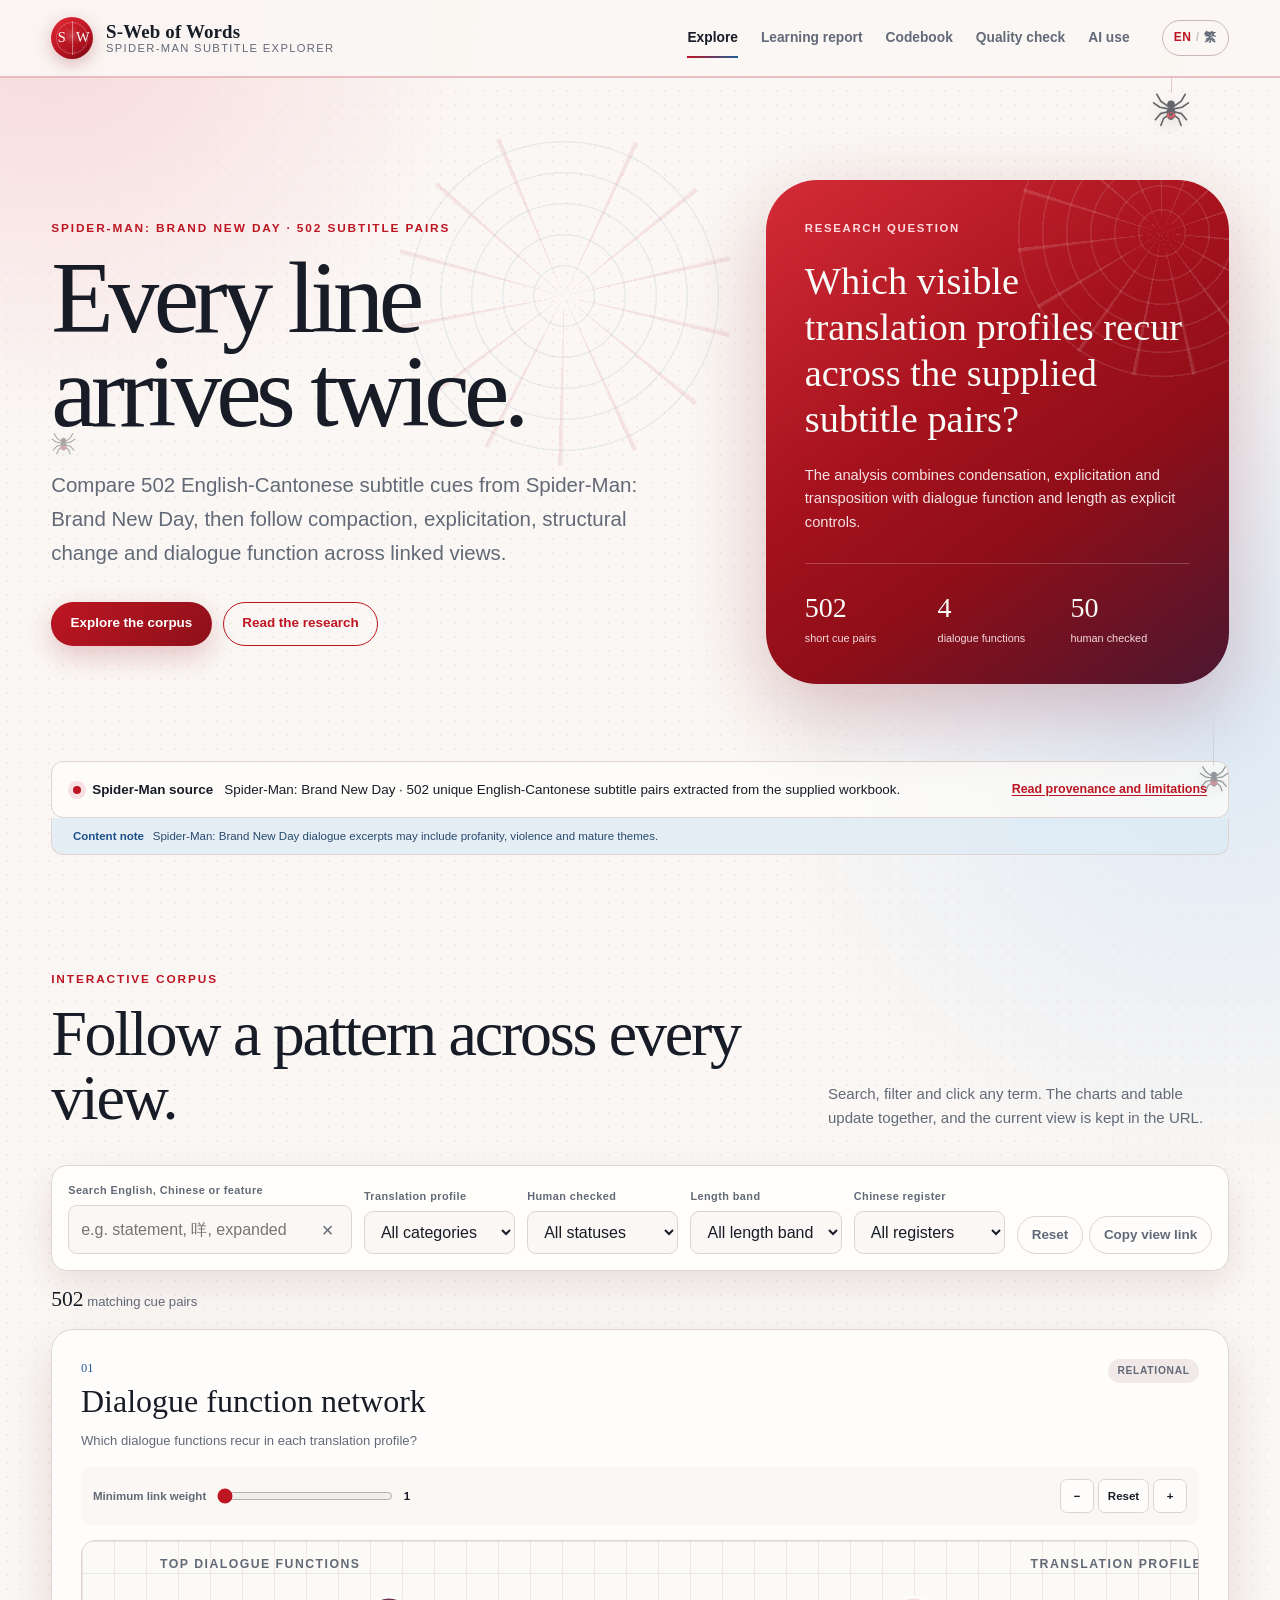
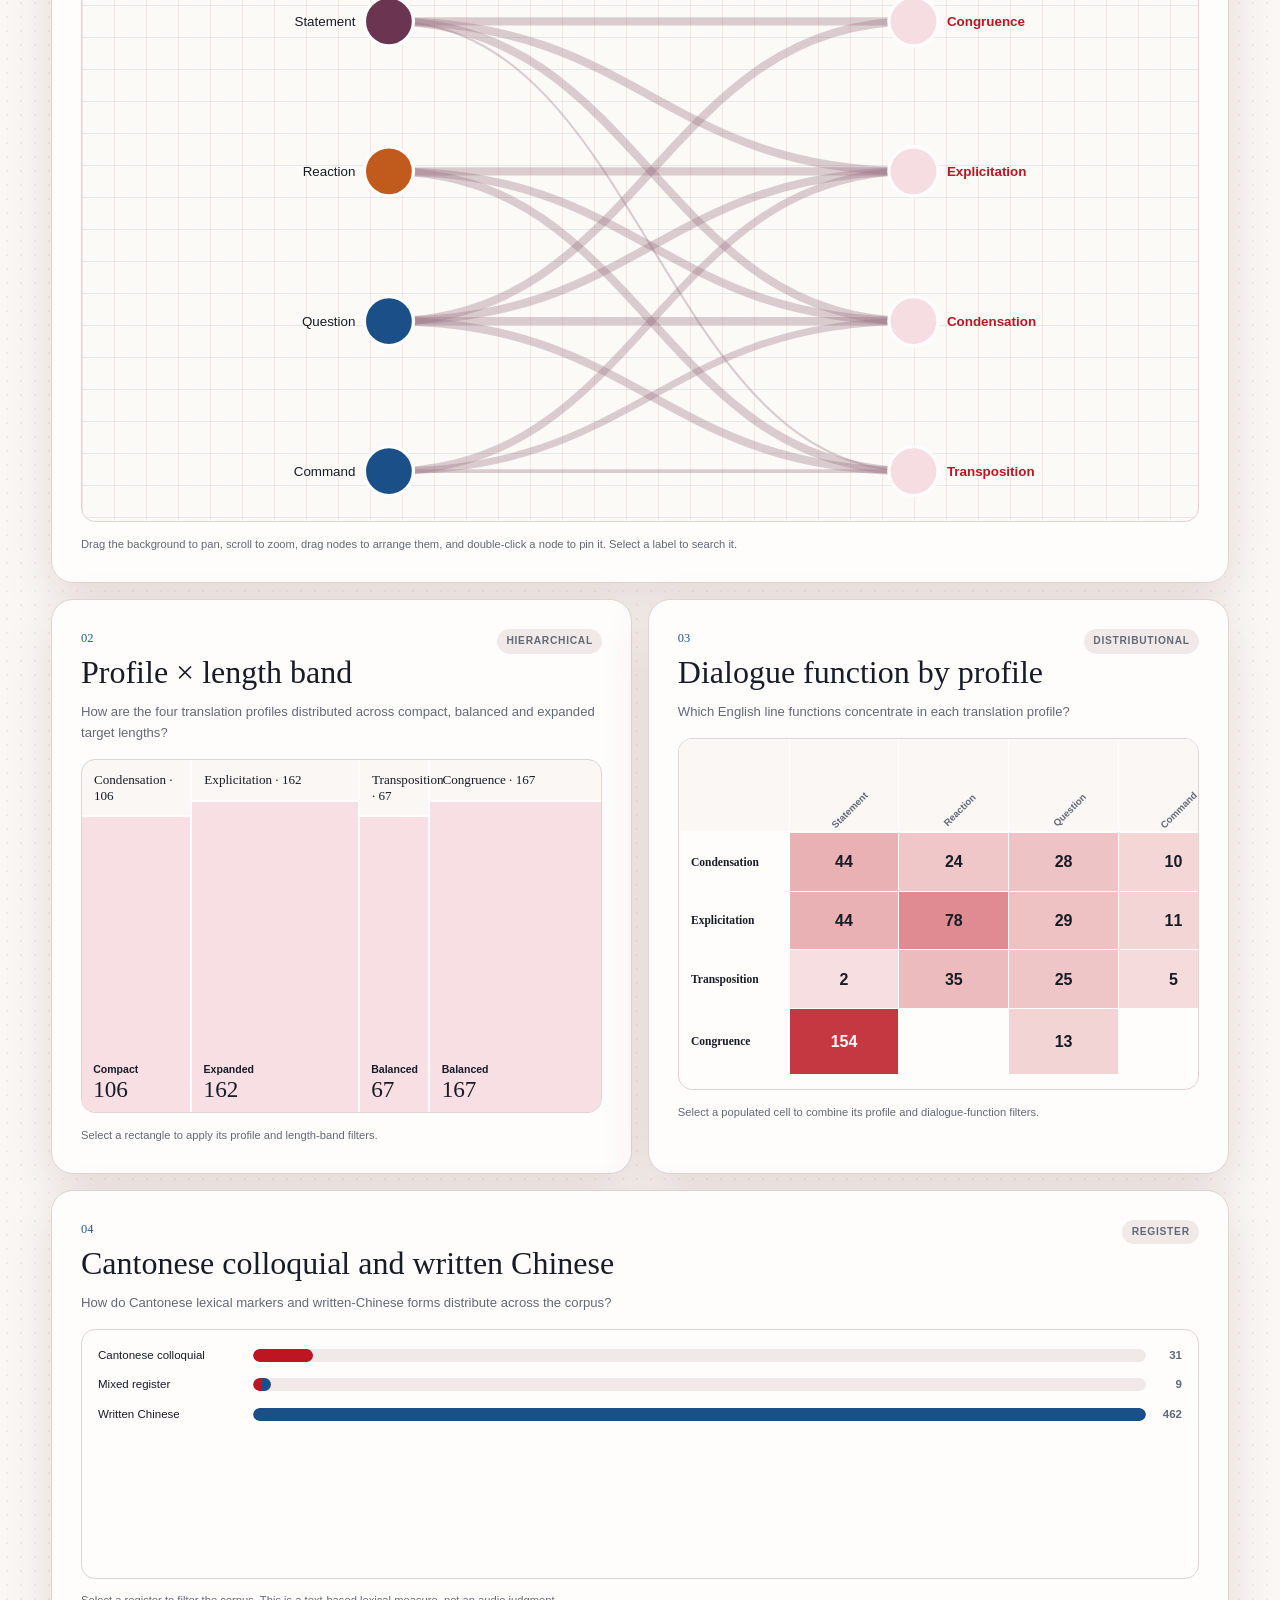
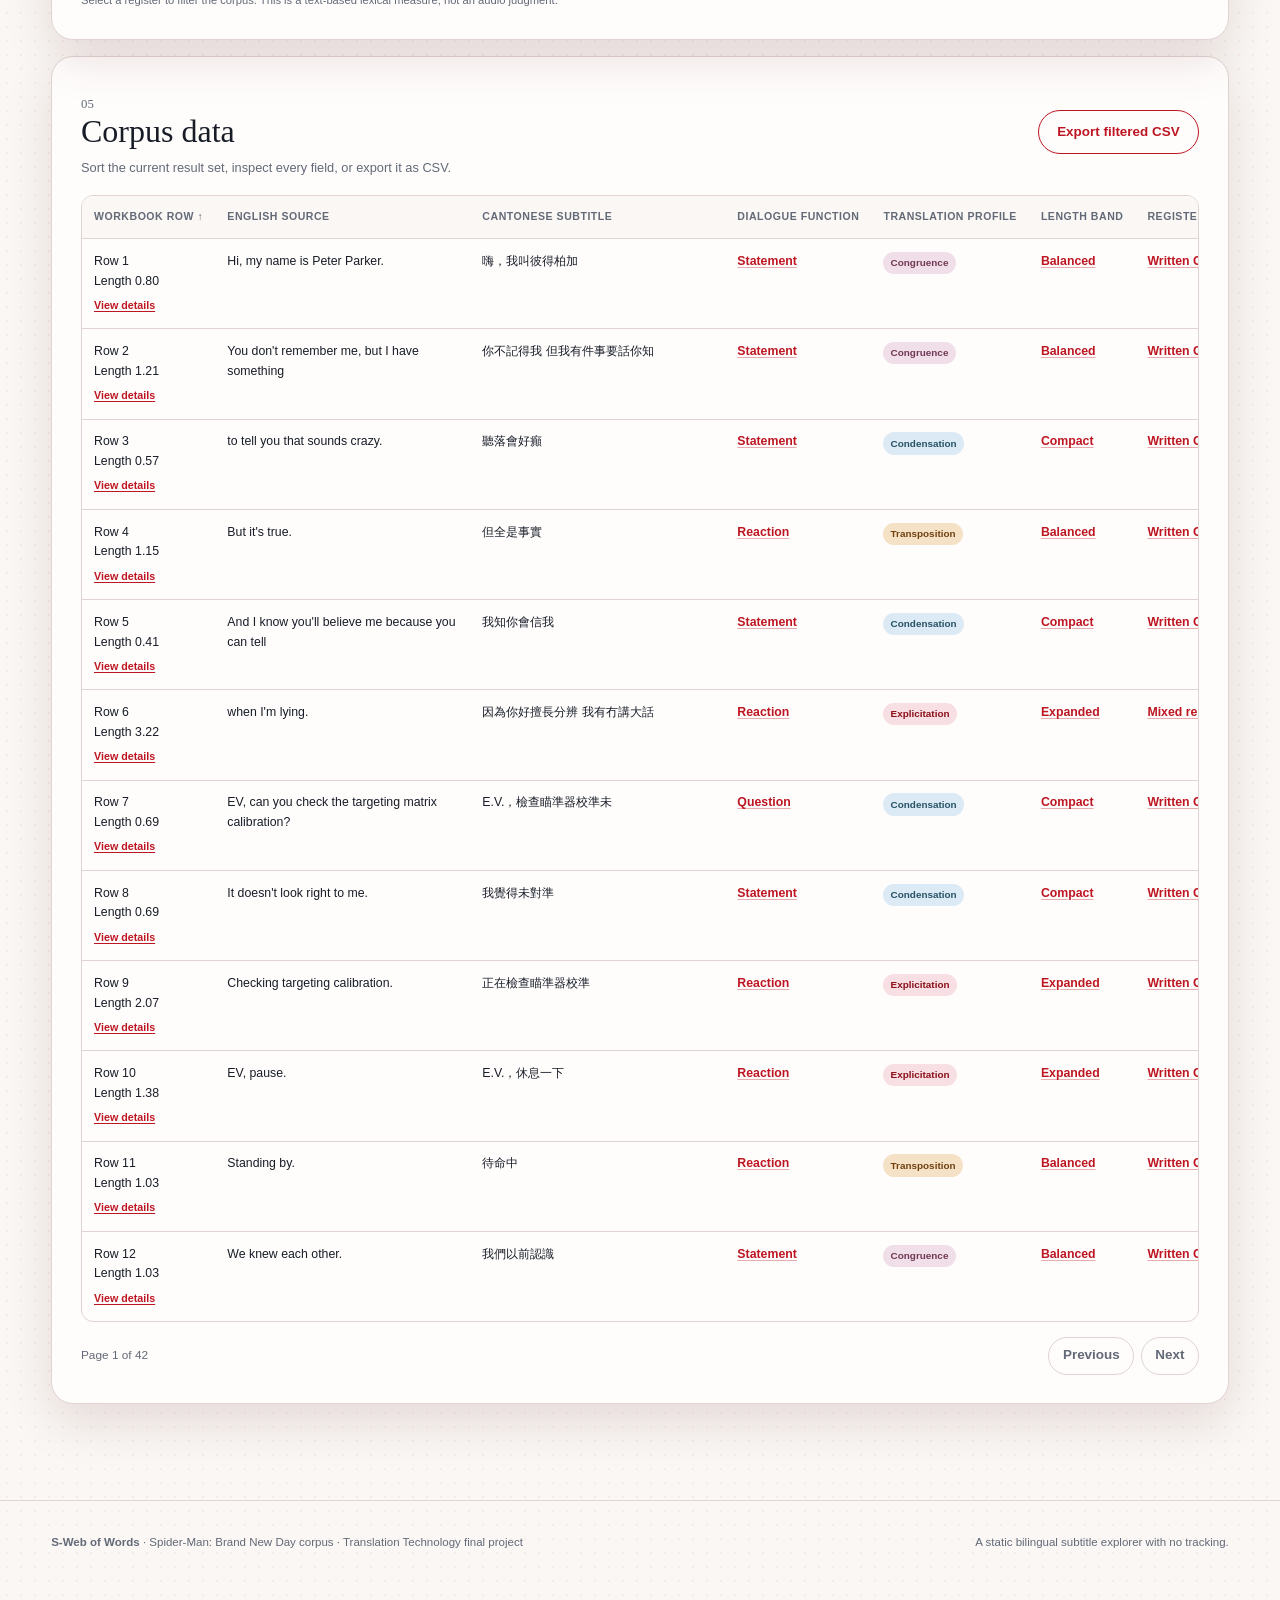
<file: index.html>
<!doctype html>
<html lang="en" data-page="explore">
  <head>
    <meta charset="utf-8">
    <meta name="viewport" content="width=device-width, initial-scale=1">
    <meta name="description" content="An interactive English-Cantonese subtitle corpus explorer for Spider-Man: Brand New Day.">
    <title>S-Web of Words | Spider-Man: Brand New Day Subtitle Explorer</title>
    <link rel="icon" href="assets/favicon.svg" type="image/svg+xml">
    <link rel="stylesheet" href="assets/styles.css?v=13">
  </head>
  <body>
    <a class="skip-link" href="#main" data-i18n="a11y.skip">Skip to content</a>
    <header class="site-header">
      <a class="brand" href="index.html" aria-label="S-Web of Words home">
        <span class="brand-mark" aria-hidden="true">
          <span>S</span><span>W</span>
        </span>
        <span class="brand-copy">
          <strong>S-Web of Words</strong>
          <small data-i18n="brand.subtitle">Spider-Man subtitle explorer</small>
        </span>
      </a>
      <nav class="site-nav" aria-label="Main navigation">
        <a class="active" href="index.html" data-i18n="nav.explore">Explore</a>
        <a href="report.html" data-i18n="nav.report">Learning report</a>
        <a href="codebook.html" data-i18n="nav.codebook">Codebook</a>
        <a href="review.html" data-i18n="nav.review">Quality check</a>
        <a href="about.html" data-i18n="nav.ai">AI use</a>
      </nav>
      <button class="language-switch" id="language-switch" type="button" aria-label="Switch language">
        <span data-lang-label="en">EN</span>
        <span class="switch-divider" aria-hidden="true">/</span>
        <span data-lang-label="zh">繁</span>
      </button>
    </header>

    <main id="main">
      <section class="hero">
        <div class="hero-copy">
          <p class="eyebrow" data-i18n="home.eyebrow">Spider-Man: Brand New Day · 502 subtitle pairs</p>
          <h1 data-i18n="home.title">Every line arrives twice.</h1>
          <p class="hero-lede" data-i18n="home.lede">
            Compare 502 English-Cantonese subtitle cues from Spider-Man: Brand New Day,
            then follow compaction, explicitation, structural change and dialogue function
            across linked views.
          </p>
          <div class="hero-actions">
            <a class="button primary" href="#explorer" data-i18n="home.start">Explore the corpus</a>
            <a class="button secondary" href="report.html" data-i18n="home.read">Read the research</a>
          </div>
        </div>
        <aside class="hero-note" aria-labelledby="research-question-title">
          <p class="note-kicker" data-i18n="home.questionLabel">Research question</p>
          <h2 id="research-question-title" data-i18n="home.question">
            Which visible translation profiles recur across the supplied subtitle pairs?
          </h2>
          <p data-i18n="home.theory">
            The analysis combines condensation, explicitation and transposition with
            dialogue function and target length as explicit controls.
          </p>
          <div class="hero-stats" aria-live="polite">
            <div><strong id="stat-entries">0</strong><span data-i18n="stat.entries">short cue pairs</span></div>
            <div><strong id="stat-terms">0</strong><span data-i18n="stat.terms">dialogue functions</span></div>
            <div><strong id="stat-checked">0</strong><span data-i18n="stat.checked">human checked</span></div>
          </div>
        </aside>
      </section>

      <section class="provenance-strip" aria-labelledby="provenance-title">
        <div>
          <span class="status-dot" aria-hidden="true"></span>
          <strong id="provenance-title" data-i18n="home.sourceLabel">Spider-Man source</strong>
          <span data-i18n="home.source">Spider-Man: Brand New Day · 502 unique English-Cantonese subtitle pairs extracted from the supplied workbook.</span>
        </div>
        <a href="about.html#data-notes" data-i18n="home.sourceDetails">Read provenance and limitations</a>
      </section>

      <aside class="content-warning" aria-label="Content warning">
        <strong data-i18n="warning.label">Content note</strong>
        <span data-i18n="warning.body">Spider-Man: Brand New Day dialogue excerpts may include profanity, violence and mature themes.</span>
      </aside>

      <section class="quality-banner" id="quality-banner" hidden>
        <div>
          <strong data-i18n="quality.title">Verification needed</strong>
          <p data-i18n="quality.body">
            The seeded 50-entry review is complete. Continue checking further entries on the
            quality check page.
          </p>
        </div>
        <a class="button compact" href="review.html" data-i18n="quality.action">Start 50-entry review</a>
      </section>

      <section class="explorer" id="explorer">
        <div class="section-heading">
          <div>
            <p class="eyebrow" data-i18n="explore.eyebrow">Interactive corpus</p>
            <h2 data-i18n="explore.title">Follow a pattern across every view.</h2>
          </div>
          <p data-i18n="explore.intro">
            Search, filter and click any term. The charts and table update together, and the
            current view is kept in the URL.
          </p>
        </div>

        <div class="control-panel" aria-label="Corpus filters">
          <label class="search-field">
            <span data-i18n="filter.search">Search English, Chinese or feature</span>
            <span class="search-input-wrap">
              <input id="search-input" type="search" autocomplete="off" placeholder="e.g. statement, 咩, expanded" data-i18n-placeholder="filter.searchPlaceholder">
              <button id="clear-search" class="icon-button" type="button" aria-label="Clear search">×</button>
            </span>
          </label>
          <label>
            <span data-i18n="filter.category">Meaning category</span>
            <select id="category-filter">
              <option value="all" data-i18n="filter.allCategories">All categories</option>
              <option value="condensation" data-i18n="category.condensation">Condensation</option>
              <option value="explicitation" data-i18n="category.explicitation">Explicitation</option>
              <option value="transposition" data-i18n="category.transposition">Transposition</option>
              <option value="congruence" data-i18n="category.congruence">Congruence</option>
            </select>
          </label>
          <label>
            <span data-i18n="filter.checked">Human checked</span>
            <select id="checked-filter">
              <option value="all" data-i18n="filter.allStatuses">All statuses</option>
              <option value="yes" data-i18n="filter.yes">Yes</option>
              <option value="no" data-i18n="filter.no">No</option>
            </select>
          </label>
          <label>
            <span data-i18n="filter.realization">Length band</span>
            <select id="realization-filter">
              <option value="all" data-i18n="filter.allPositions">All length bands</option>
              <option value="compact" data-i18n="realization.compact">Compact</option>
              <option value="balanced" data-i18n="realization.balanced">Balanced</option>
              <option value="expanded" data-i18n="realization.expanded">Expanded</option>
            </select>
          </label>
          <label>
            <span data-i18n="filter.register">Chinese register</span>
            <select id="register-filter">
              <option value="all" data-i18n="filter.allRegisters">All registers</option>
              <option value="cantonese_colloquial" data-i18n="register.cantonese_colloquial">Cantonese colloquial</option>
              <option value="mixed_register" data-i18n="register.mixed_register">Mixed register</option>
              <option value="written_chinese" data-i18n="register.written_chinese">Written Chinese</option>
            </select>
          </label>
          <div class="control-actions">
            <button class="button quiet" id="reset-filters" type="button" data-i18n="filter.reset">Reset</button>
            <button class="button quiet" id="copy-view" type="button" data-i18n="filter.copy">Copy view link</button>
          </div>
        </div>

        <div class="result-status" aria-live="polite">
          <p><strong id="result-count">0</strong> <span data-i18n="results.matching">matching sentence pairs</span></p>
          <button id="active-term" class="term-chip" type="button" hidden></button>
        </div>

        <div class="visual-grid">
          <article class="chart-card network-card">
            <div class="chart-heading">
              <div>
                <p class="chart-index">01</p>
                <h3 data-i18n="network.title">Dialogue function network</h3>
              </div>
              <span class="chart-type" data-i18n="chart.relational">Relational</span>
            </div>
            <p class="chart-caption" data-i18n="network.caption">
              Which dialogue functions recur in each translation profile?
            </p>
            <div class="network-controls">
              <label>
                <span data-i18n="network.weight">Minimum link weight</span>
                <input id="network-weight" type="range" min="1" max="8" value="1">
                <output id="network-weight-output">1</output>
              </label>
              <div class="zoom-tools" role="group" aria-label="Network zoom">
                <button type="button" id="zoom-out" aria-label="Zoom out">−</button>
                <button type="button" id="zoom-reset" aria-label="Reset zoom" data-i18n="network.resetZoom">Reset</button>
                <button type="button" id="zoom-in" aria-label="Zoom in">+</button>
              </div>
            </div>
            <div class="network-stage" id="network-stage">
              <svg id="network-svg" viewBox="0 0 1000 520" role="img" aria-labelledby="network-title-desc">
                <title id="network-title-desc">Interactive network of English dialogue functions and Cantonese translation profiles</title>
              </svg>
            </div>
            <p class="chart-help" data-i18n="network.help">
              Drag the background to pan, scroll to zoom, drag nodes to arrange them, and
              double-click a node to pin it. Select a label to search it.
            </p>
          </article>

          <article class="chart-card treemap-card">
            <div class="chart-heading">
              <div>
                <p class="chart-index">02</p>
                <h3 data-i18n="treemap.title">Profile × length band</h3>
              </div>
              <span class="chart-type" data-i18n="chart.hierarchical">Hierarchical</span>
            </div>
            <p class="chart-caption" data-i18n="treemap.caption">
              How are the four translation profiles distributed across compact, balanced and expanded target lengths?
            </p>
            <div class="treemap-stage" id="treemap-stage" aria-live="polite"></div>
            <p class="chart-help" data-i18n="treemap.help">
              Select a rectangle to apply its profile and length-band filters.
            </p>
          </article>

          <article class="chart-card heatmap-card">
            <div class="chart-heading">
              <div>
                <p class="chart-index">03</p>
                <h3 data-i18n="heatmap.title">Dialogue function by profile</h3>
              </div>
              <span class="chart-type" data-i18n="chart.distributional">Distributional</span>
            </div>
            <p class="chart-caption" data-i18n="heatmap.caption">
              Which dialogue functions concentrate in each translation profile?
            </p>
            <div class="heatmap-scroll" id="heatmap-stage" aria-live="polite"></div>
            <p class="chart-help" data-i18n="heatmap.help">
              Select a populated cell to combine its profile and dialogue-function filters.
            </p>
          </article>
        </div>

        <div class="analysis-grid register-only">
          <article class="chart-card register-card">
            <div class="chart-heading">
              <div>
                <p class="chart-index">04</p>
                <h3 data-i18n="registerChart.title">Cantonese colloquial and written Chinese</h3>
              </div>
              <span class="chart-type">Register</span>
            </div>
            <p class="chart-caption" data-i18n="registerChart.caption">
              How do Cantonese lexical markers and written-Chinese forms distribute across the corpus?
            </p>
            <div class="register-stage" id="register-stage" aria-live="polite"></div>
            <p class="chart-help" data-i18n="registerChart.help">
              Select a register to filter the corpus. This is a text-based lexical measure, not an audio judgment.
            </p>
          </article>
        </div>

        <article class="data-card" id="data-grid">
          <div class="data-heading">
            <div>
                  <p class="chart-index">05</p>
              <h3 data-i18n="table.title">Corpus data</h3>
              <p data-i18n="table.caption">
                Sort the current result set, inspect every field, or export it as CSV.
              </p>
            </div>
            <button class="button secondary" id="export-csv" type="button" data-i18n="table.export">Export filtered CSV</button>
          </div>
          <div class="table-wrap">
            <table>
              <thead>
                <tr>
                  <th><button data-sort="id">Workbook row <span aria-hidden="true">↕</span></button></th>
                  <th><button data-sort="source_text" data-i18n="table.source">English source</button></th>
                  <th><button data-sort="target_text" data-i18n="table.target">Cantonese subtitle</button></th>
                  <th><button data-sort="key_term" data-i18n="table.term">Dialogue function</button></th>
                  <th><button data-sort="category" data-i18n="table.category">Translation profile</button></th>
                  <th><button data-sort="realization" data-i18n="table.position">Length band</button></th>
                  <th><button data-sort="language_register" data-i18n="table.register">Register</button></th>
                  <th><button data-sort="human_checked" data-i18n="table.checked">Checked</button></th>
                </tr>
              </thead>
              <tbody id="table-body"></tbody>
            </table>
          </div>
          <div class="table-navigation">
            <p id="page-status"></p>
            <div>
              <button class="button quiet" id="previous-page" type="button" data-i18n="table.previous">Previous</button>
              <button class="button quiet" id="next-page" type="button" data-i18n="table.next">Next</button>
            </div>
          </div>
        </article>
      </section>
    </main>

    <div class="entry-panel-backdrop" id="entry-panel-backdrop" hidden></div>
    <aside class="entry-panel" id="entry-panel" role="dialog" aria-modal="true" aria-labelledby="entry-panel-help" hidden>
      <button class="entry-panel-close" id="entry-panel-close" type="button" aria-label="Close entry details"><span aria-hidden="true">×</span></button>
      <p class="eyebrow" id="entry-panel-kicker">Workbook row</p>
      <h2 id="entry-panel-help">Entry details</h2>
      <div class="entry-panel-pair">
        <div><small>English</small><p id="entry-source-text"></p></div>
        <div><small>Traditional Chinese</small><p id="entry-target-text"></p></div>
      </div>
      <dl class="entry-panel-meta">
        <div><dt>Translation profile</dt><dd><a id="entry-category-link" href="codebook.html#condensation"><span id="entry-category"></span></a></dd></div>
        <div><dt>Dialogue function</dt><dd id="entry-function"></dd></div>
        <div><dt>Length ratio</dt><dd id="entry-length"></dd></div>
        <div><dt>Chinese register</dt><dd id="entry-register"></dd></div>
        <div><dt>Human checked</dt><dd id="entry-checked"></dd></div>
      </dl>
      <section class="entry-panel-reason">
        <h3 data-i18n="detail.why">Why this profile</h3>
        <p id="entry-reason"></p>
      </section>
      <section class="entry-panel-source">
        <small id="entry-markers-label">Register markers</small>
        <p id="entry-markers"></p>
        <small id="entry-source-label">Source</small>
        <p id="entry-source"></p>
      </section>
      <div class="entry-panel-actions">
        <button class="button quiet" id="entry-previous" type="button" data-i18n="detail.previous">Previous entry</button>
        <button class="button quiet" id="entry-next" type="button" data-i18n="detail.next">Next entry</button>
        <button class="button primary" id="entry-copy-link" type="button" data-i18n="detail.copy">Copy entry link</button>
      </div>
    </aside>

    <footer class="site-footer">
      <p><strong>S-Web of Words</strong> · <span data-i18n="footer.project">Spider-Man: Brand New Day corpus · Translation Technology final project</span></p>
      <p data-i18n="footer.note">A static bilingual subtitle explorer with no tracking.</p>
    </footer>
    <div class="toast" id="toast" role="status" aria-live="polite"></div>
    <script src="data/corpus.js?v=2" defer></script>
    <script src="assets/app.js?v=14" defer></script>
  </body>
</html>
</file>
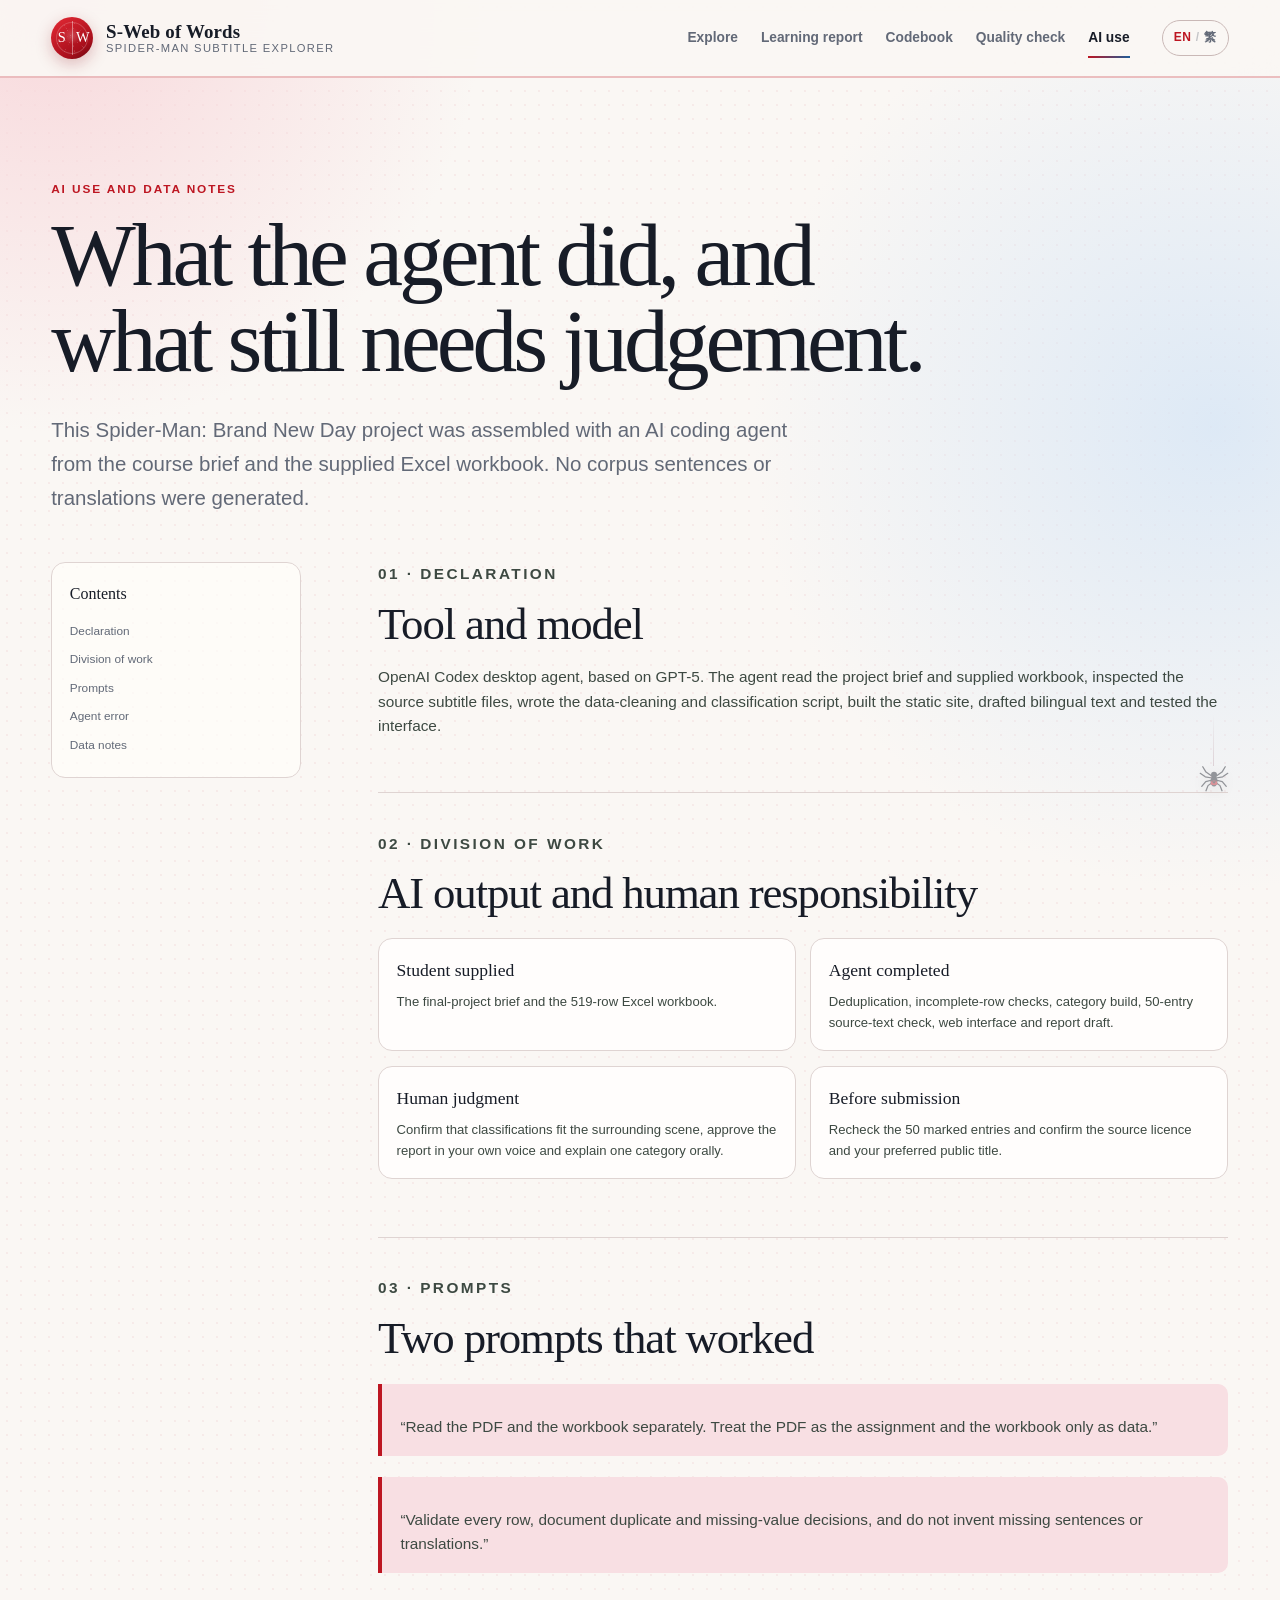
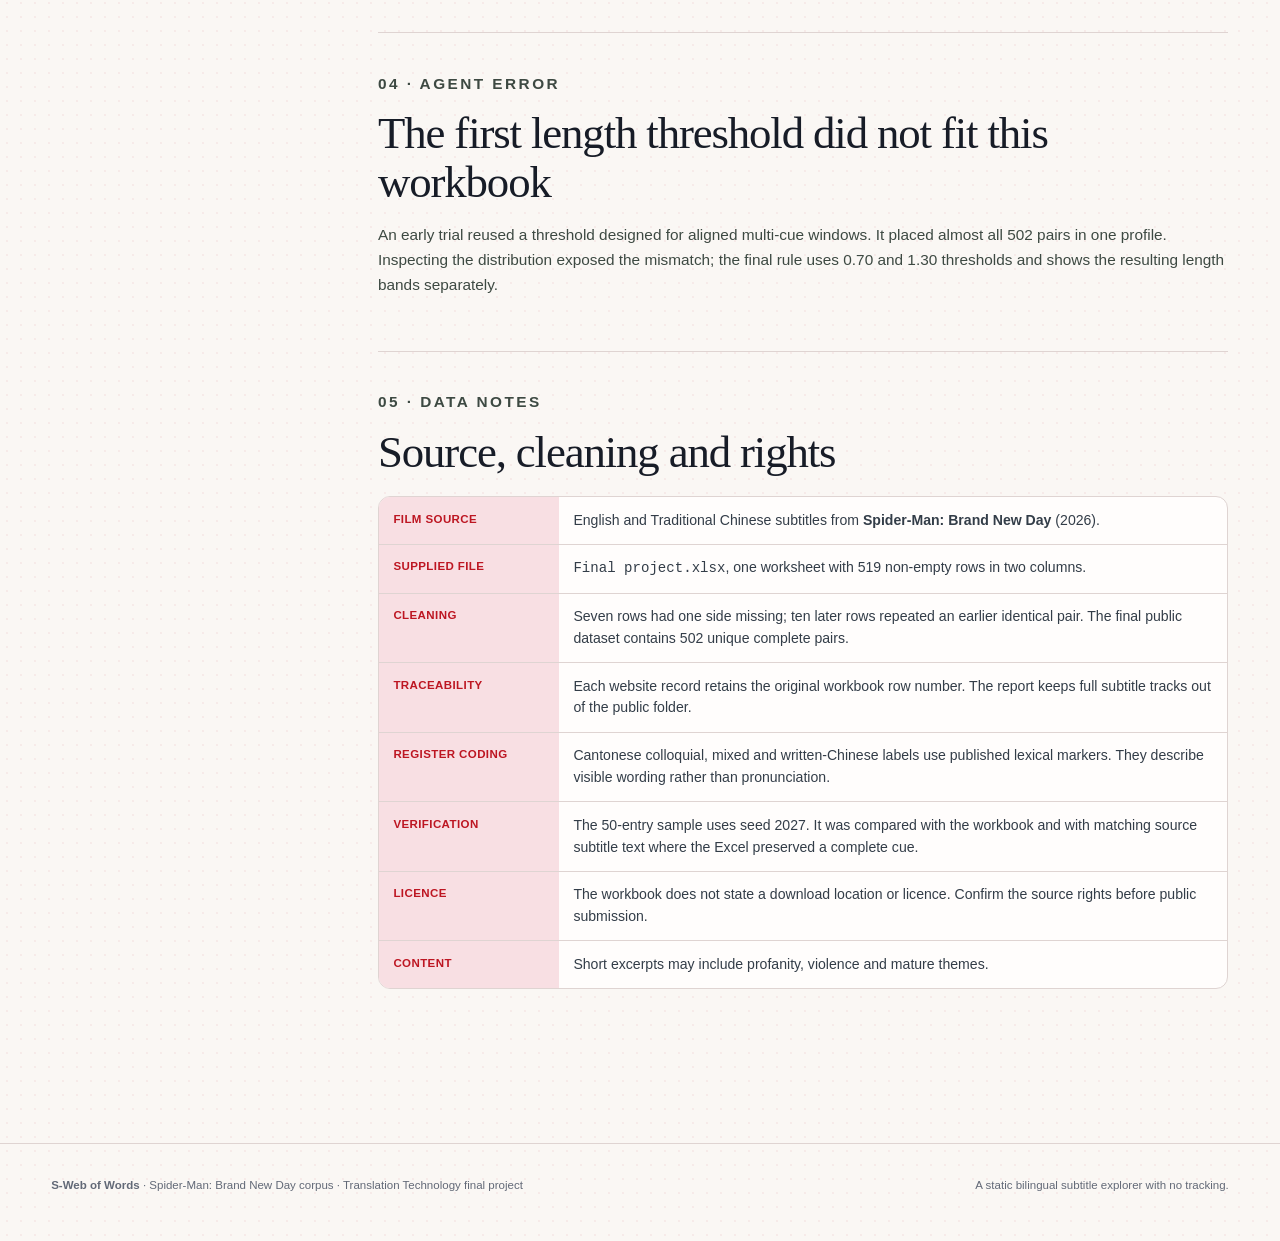
<file: about.html>
<!doctype html>
<html lang="en" data-page="about">
  <head>
    <meta charset="utf-8">
    <meta name="viewport" content="width=device-width, initial-scale=1">
    <meta name="description" content="AI use declaration and data notes for the Spider-Man: Brand New Day subtitle corpus.">
    <title>AI Use & Data Notes | S-Web of Words</title>
    <link rel="icon" href="assets/favicon.svg" type="image/svg+xml">
    <link rel="stylesheet" href="assets/styles.css?v=13">
  </head>
  <body>
    <a class="skip-link" href="#main" data-i18n="a11y.skip">Skip to content</a>
    <header class="site-header">
      <a class="brand" href="index.html" aria-label="S-Web of Words home">
        <span class="brand-mark" aria-hidden="true"><span>S</span><span>W</span></span>
        <span class="brand-copy">
          <strong>S-Web of Words</strong>
          <small data-i18n="brand.subtitle">Spider-Man subtitle explorer</small>
        </span>
      </a>
      <nav class="site-nav" aria-label="Main navigation">
        <a href="index.html" data-i18n="nav.explore">Explore</a>
        <a href="report.html" data-i18n="nav.report">Learning report</a>
        <a href="codebook.html" data-i18n="nav.codebook">Codebook</a>
        <a href="review.html" data-i18n="nav.review">Quality check</a>
        <a class="active" href="about.html" data-i18n="nav.ai">AI use</a>
      </nav>
      <button class="language-switch" id="language-switch" type="button" aria-label="Switch language">
        <span data-lang-label="en">EN</span>
        <span class="switch-divider" aria-hidden="true">/</span>
        <span data-lang-label="zh">繁</span>
      </button>
    </header>

    <main id="main">
      <section class="content-hero">
        <div class="lang-block" data-lang="en">
          <p class="eyebrow">AI use and data notes</p>
          <h1>What the agent did, and what still needs judgement.</h1>
          <p class="hero-lede">
            This Spider-Man: Brand New Day project was assembled with an AI coding agent
            from the course brief and the supplied Excel workbook. No corpus sentences
            or translations were generated.
          </p>
        </div>
        <div class="lang-block" data-lang="zh">
          <p class="eyebrow">AI 使用與資料說明</p>
          <h1>AI 做了什麼，哪些部分仍須判斷。</h1>
          <p class="hero-lede">
            本《蜘蛛俠：全新的一天》專題由 AI 編碼代理根據作業要求與提供的 Excel 完成。
            沒有生成任何語料句子或譯文。
          </p>
        </div>
      </section>

      <div class="content-layout">
        <aside class="report-toc">
          <div class="lang-block" data-lang="en">
            <strong>Contents</strong>
            <nav aria-label="AI use page contents">
              <a href="#declaration">Declaration</a>
              <a href="#division">Division of work</a>
              <a href="#prompts">Prompts</a>
              <a href="#error">Agent error</a>
              <a href="#data-notes">Data notes</a>
            </nav>
          </div>
          <div class="lang-block" data-lang="zh">
            <strong>目錄</strong>
            <nav aria-label="AI 使用頁目錄">
              <a href="#declaration">聲明</a>
              <a href="#division">分工</a>
              <a href="#prompts">提示詞</a>
              <a href="#error">代理錯誤</a>
              <a href="#data-notes">資料說明</a>
            </nav>
          </div>
        </aside>

        <article class="prose">
          <section id="declaration">
            <div class="lang-block" data-lang="en">
              <p class="eyebrow">01 · Declaration</p>
              <h2>Tool and model</h2>
              <p>
                OpenAI Codex desktop agent, based on GPT-5. The agent read the project
                brief and supplied workbook, inspected the source subtitle files, wrote
                the data-cleaning and classification script, built the static site, drafted
                bilingual text and tested the interface.
              </p>
            </div>
            <div class="lang-block" data-lang="zh">
              <p class="eyebrow">01 · 聲明</p>
              <h2>工具與模型</h2>
              <p>
                使用以 GPT-5 為基礎的 OpenAI Codex 桌面代理。代理閱讀作業要求及提供的 Excel、
                檢查來源字幕、撰寫清理與分類程式、建立靜態網站、草擬雙語文字並測試介面。
              </p>
            </div>
          </section>

          <section id="division">
            <div class="lang-block" data-lang="en">
              <p class="eyebrow">02 · Division of work</p>
              <h2>AI output and human responsibility</h2>
              <div class="method-grid">
                <div class="method-card"><strong>Student supplied</strong><p>The final-project brief and the 519-row Excel workbook.</p></div>
                <div class="method-card"><strong>Agent completed</strong><p>Deduplication, incomplete-row checks, category build, 50-entry source-text check, web interface and report draft.</p></div>
                <div class="method-card"><strong>Human judgment</strong><p>Confirm that classifications fit the surrounding scene, approve the report in your own voice and explain one category orally.</p></div>
                <div class="method-card"><strong>Before submission</strong><p>Recheck the 50 marked entries and confirm the source licence and your preferred public title.</p></div>
              </div>
            </div>
            <div class="lang-block" data-lang="zh">
              <p class="eyebrow">02 · 分工</p>
              <h2>AI 產出與人的責任</h2>
              <div class="method-grid">
                <div class="method-card"><strong>學生提供</strong><p>期末專題要求及五百一十九行 Excel。</p></div>
                <div class="method-card"><strong>代理完成</strong><p>移除重複與不完整資料、建立分類、核對五十筆來源文字、製作網站介面及報告草稿。</p></div>
                <div class="method-card"><strong>人的判斷</strong><p>確認分類是否符合完整劇情、以個人語氣確認報告，並能口頭解釋一個類別。</p></div>
                <div class="method-card"><strong>提交前</strong><p>重新檢查五十筆標記、確認來源授權，以及你是否接受目前公開題名。</p></div>
              </div>
            </div>
          </section>

          <section id="prompts">
            <div class="lang-block" data-lang="en">
              <p class="eyebrow">03 · Prompts</p>
              <h2>Two prompts that worked</h2>
              <div class="callout"><p>“Read the PDF and the workbook separately. Treat the PDF as the assignment and the workbook only as data.”</p></div>
              <div class="callout"><p>“Validate every row, document duplicate and missing-value decisions, and do not invent missing sentences or translations.”</p></div>
            </div>
            <div class="lang-block" data-lang="zh">
              <p class="eyebrow">03 · 提示詞</p>
              <h2>兩個有效提示</h2>
              <div class="callout"><p>「分別閱讀 PDF 與 Excel：PDF 是作業要求，Excel 只是資料來源。」</p></div>
              <div class="callout"><p>「逐行驗證資料，記錄重複與缺值的處理方式，不得生成缺失句子或譯文。」</p></div>
            </div>
          </section>

          <section id="error">
            <div class="lang-block" data-lang="en">
              <p class="eyebrow">04 · Agent error</p>
              <h2>The first length threshold did not fit this workbook</h2>
              <p>
                An early trial reused a threshold designed for aligned multi-cue windows.
                It placed almost all 502 pairs in one profile. Inspecting the distribution
                exposed the mismatch; the final rule uses 0.70 and 1.30 thresholds and
                shows the resulting length bands separately.
              </p>
            </div>
            <div class="lang-block" data-lang="zh">
              <p class="eyebrow">04 · 代理錯誤</p>
              <h2>第一版長度門檻不適合本 Excel</h2>
              <p>
                初版沿用另一組多句對齊資料的門檻，結果幾乎所有五百零二筆都落入同一剖面。
                檢查分佈後發現不相容，最終改用 0.70 與 1.30 門檻，並把長度區間另行顯示。
              </p>
            </div>
          </section>

          <section id="data-notes">
            <div class="lang-block" data-lang="en">
              <p class="eyebrow">05 · Data notes</p>
              <h2>Source, cleaning and rights</h2>
              <dl>
                <dt>Film source</dt><dd>English and Traditional Chinese subtitles from <strong>Spider-Man: Brand New Day</strong> (2026).</dd>
                <dt>Supplied file</dt><dd><code>Final project.xlsx</code>, one worksheet with 519 non-empty rows in two columns.</dd>
                <dt>Cleaning</dt><dd>Seven rows had one side missing; ten later rows repeated an earlier identical pair. The final public dataset contains 502 unique complete pairs.</dd>
                <dt>Traceability</dt><dd>Each website record retains the original workbook row number. The report keeps full subtitle tracks out of the public folder.</dd>
                <dt>Register coding</dt><dd>Cantonese colloquial, mixed and written-Chinese labels use published lexical markers. They describe visible wording rather than pronunciation.</dd>
                <dt>Verification</dt><dd>The 50-entry sample uses seed 2027. It was compared with the workbook and with matching source subtitle text where the Excel preserved a complete cue.</dd>
                <dt>Licence</dt><dd>The workbook does not state a download location or licence. Confirm the source rights before public submission.</dd>
                <dt>Content</dt><dd>Short excerpts may include profanity, violence and mature themes.</dd>
              </dl>
            </div>
            <div class="lang-block" data-lang="zh">
              <p class="eyebrow">05 · 資料說明</p>
              <h2>來源、清理與權利</h2>
              <dl>
                <dt>電影來源</dt><dd>《蜘蛛俠：全新的一天》（2026）的英文及繁體中文字幕。</dd>
                <dt>提供檔案</dt><dd><code>Final project.xlsx</code>，一張工作表共五百一十九行非空資料，分為兩欄。</dd>
                <dt>清理</dt><dd>七行欠缺原文或譯文；十行與較早的句對完全相同。最終公開五百零二組完整且唯一的句對。</dd>
                <dt>可追溯性</dt><dd>網站每筆資料保留原 Excel 行號，公開資料夾不包含完整字幕軌。</dd>
                <dt>語域編碼</dt><dd>粵語口語、混合及書面中文使用公開詞彙標記；描述可見措辭，而非讀音。</dd>
                <dt>核對</dt><dd>五十筆樣本使用種子 2027；在 Excel 保留完整字幕的情況下，已對照來源字幕文字。</dd>
                <dt>授權</dt><dd>Excel 未列下載位置或授權。公開提交前必須確認來源權利。</dd>
                <dt>內容</dt><dd>短句摘錄可能包含粗俗語言、暴力及成人主題。</dd>
              </dl>
            </div>
          </section>
        </article>
      </div>
    </main>

    <footer class="site-footer">
      <p><strong>S-Web of Words</strong> · <span data-i18n="footer.project">Spider-Man: Brand New Day corpus · Translation Technology final project</span></p>
      <p data-i18n="footer.note">A static bilingual subtitle explorer with no tracking.</p>
    </footer>
    <script src="data/corpus.js?v=2" defer></script>
    <script src="assets/app.js?v=14" defer></script>
  </body>
</html>
</file>
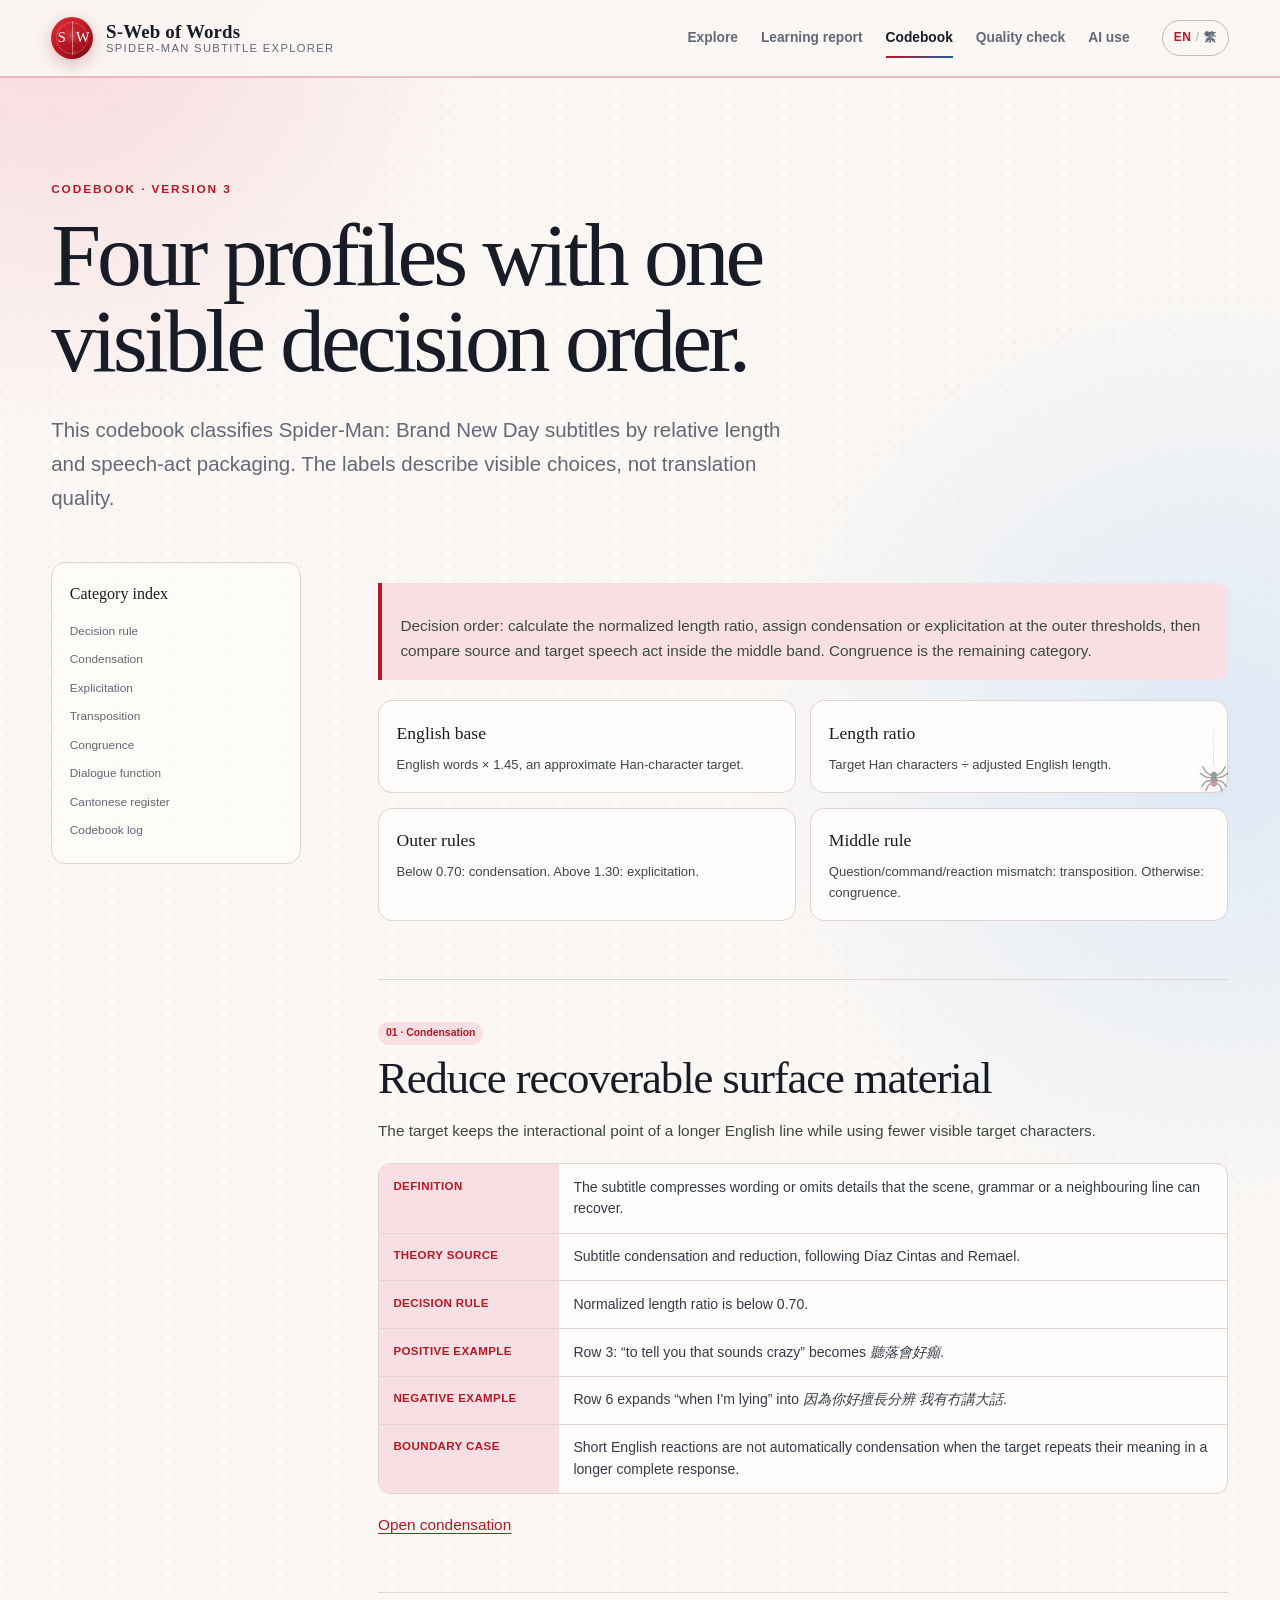
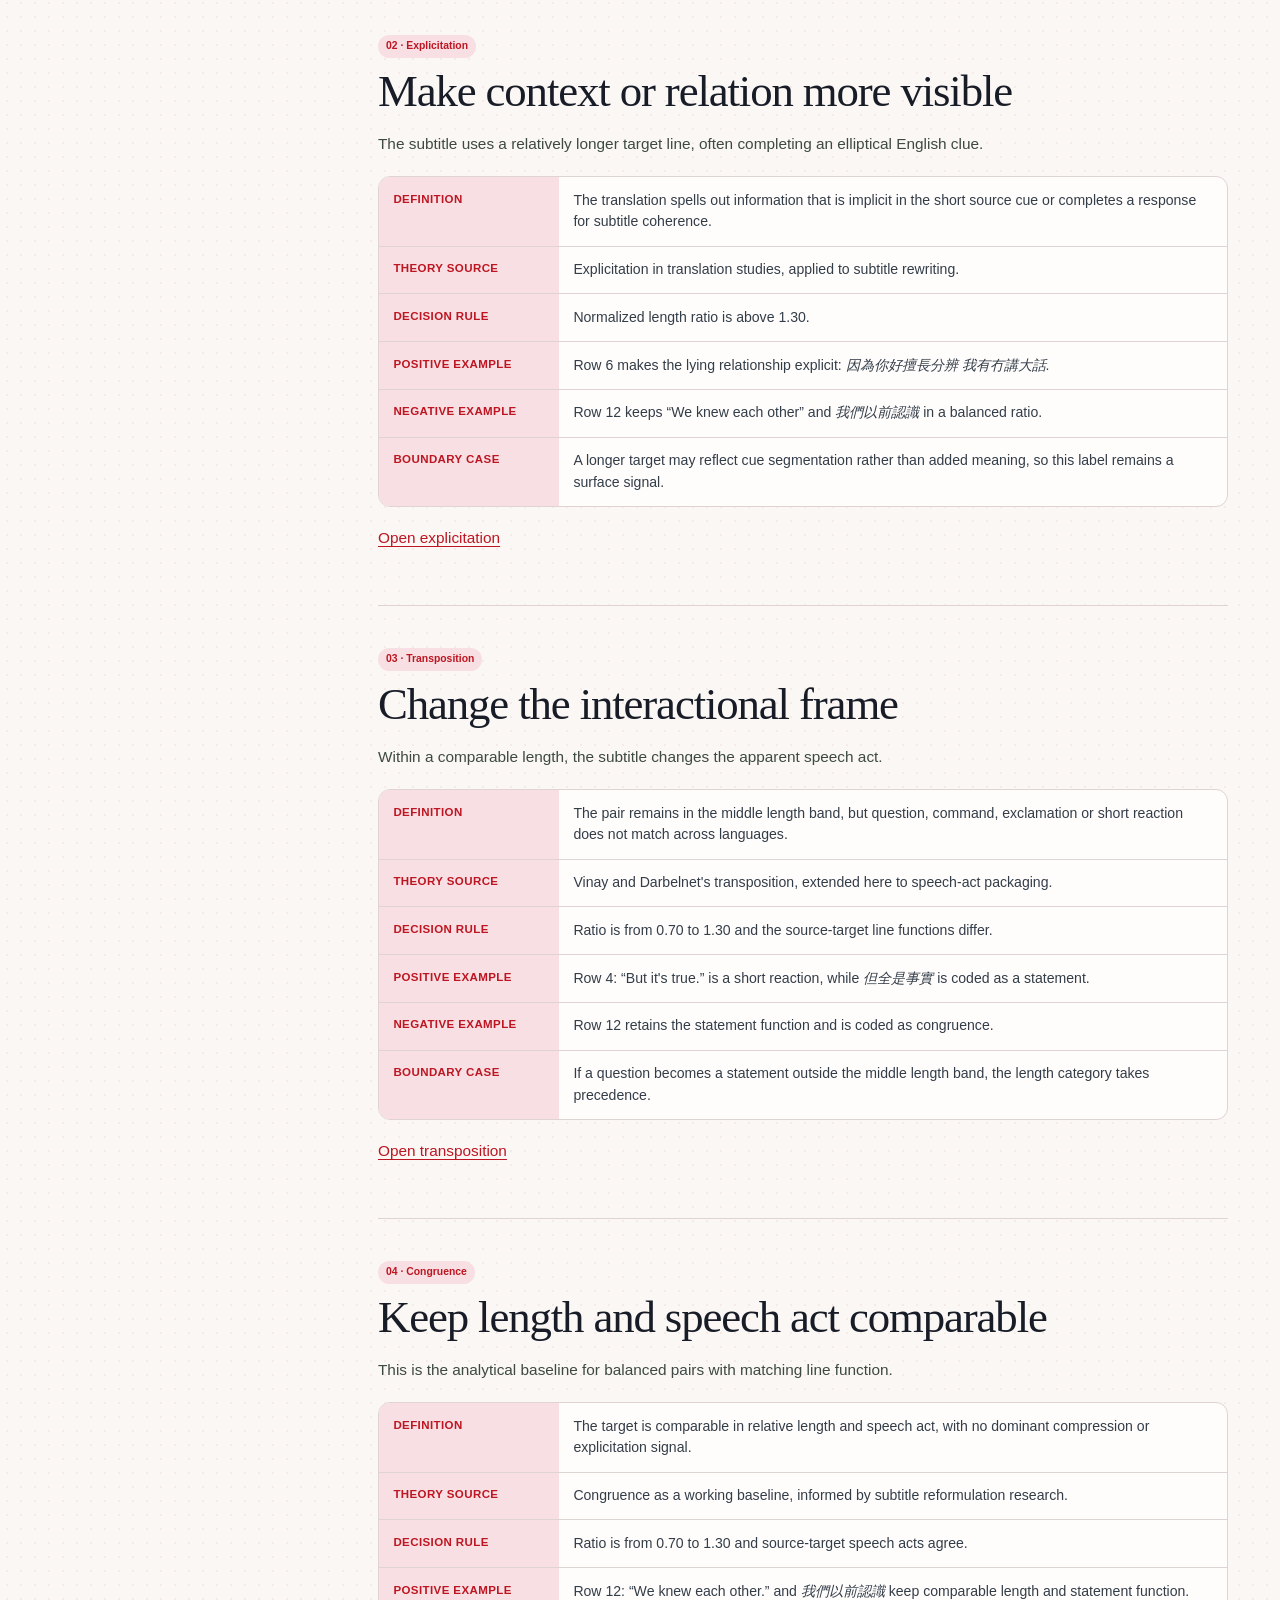
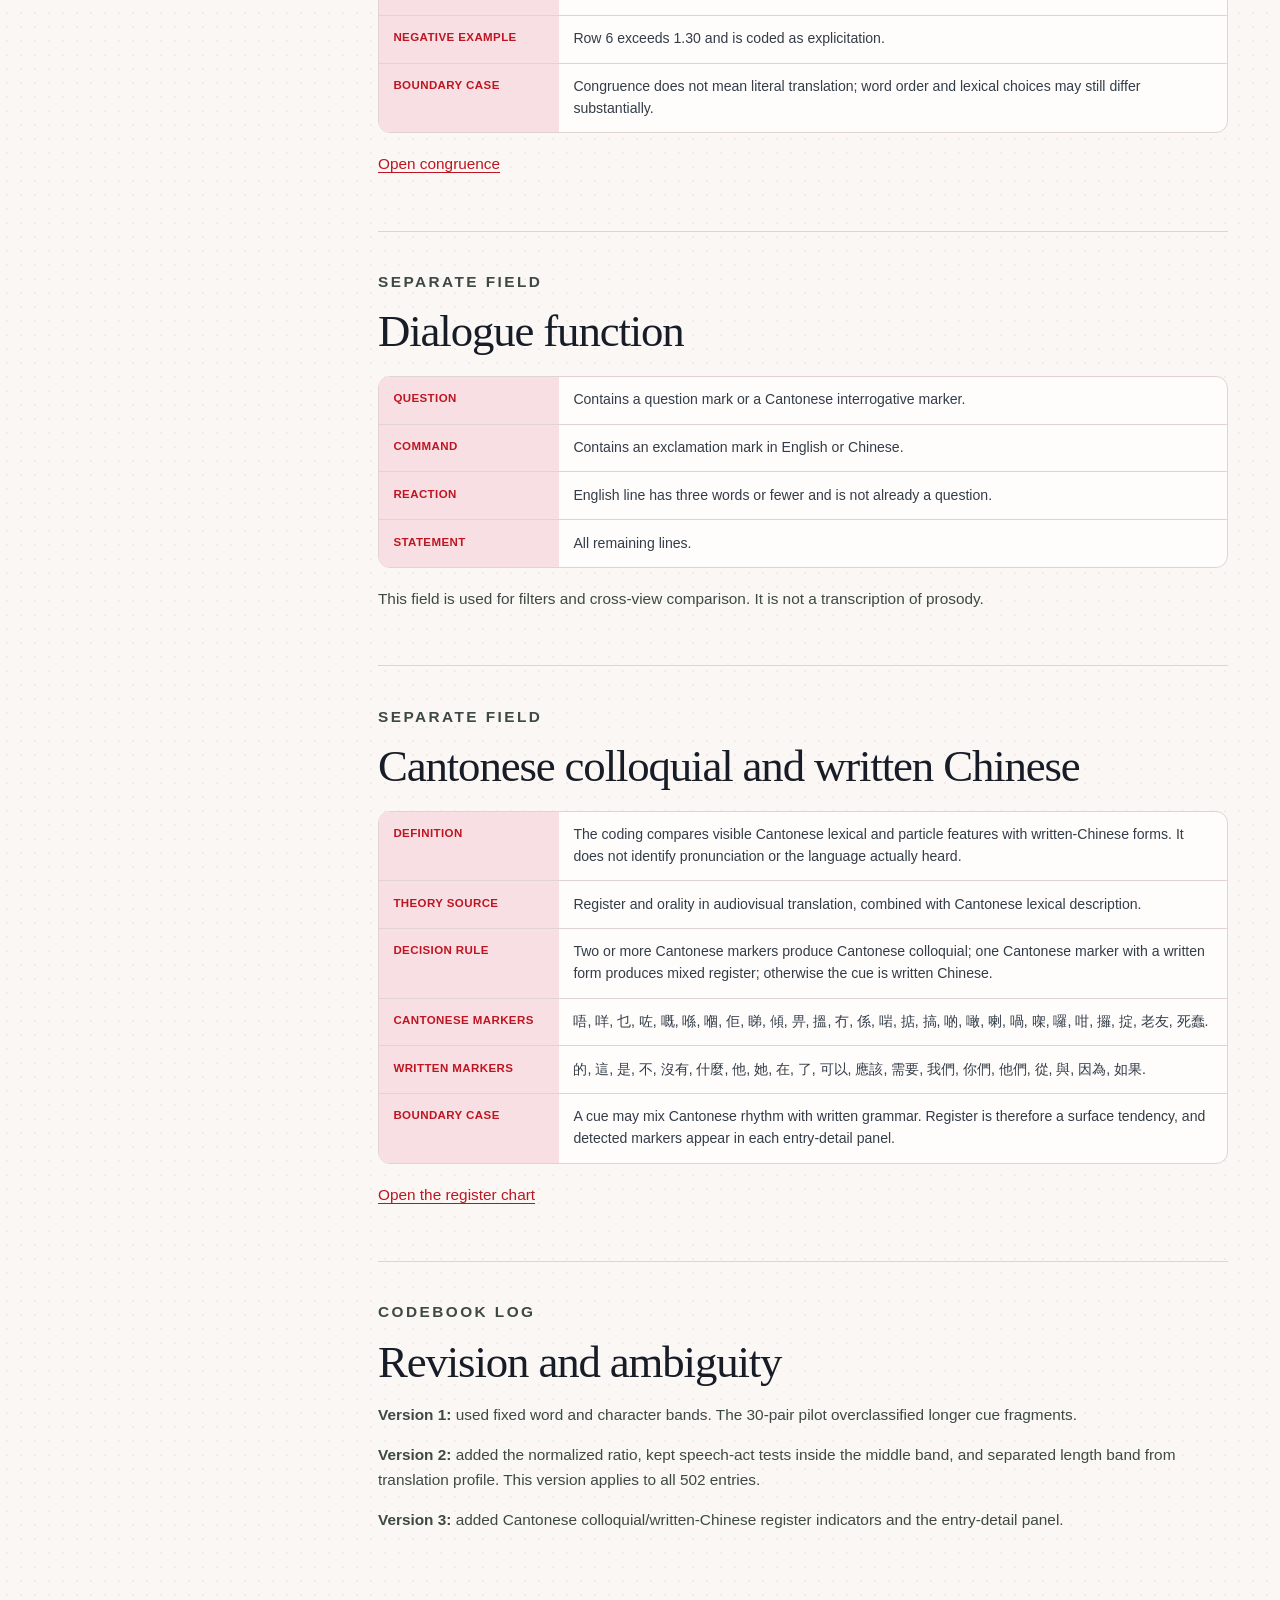
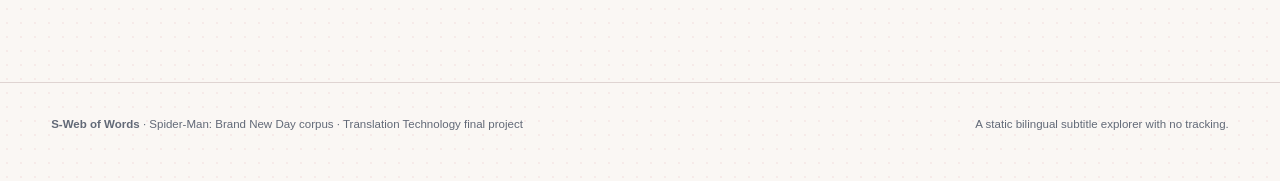
<file: codebook.html>
<!doctype html>
<html lang="en" data-page="codebook">
  <head>
    <meta charset="utf-8">
    <meta name="viewport" content="width=device-width, initial-scale=1">
    <meta name="description" content="Bilingual codebook for the Spider-Man: Brand New Day subtitle corpus.">
    <title>Codebook | S-Web of Words</title>
    <link rel="icon" href="assets/favicon.svg" type="image/svg+xml">
    <link rel="stylesheet" href="assets/styles.css?v=13">
  </head>
  <body>
    <a class="skip-link" href="#main" data-i18n="a11y.skip">Skip to content</a>
    <header class="site-header">
      <a class="brand" href="index.html" aria-label="S-Web of Words home">
        <span class="brand-mark" aria-hidden="true"><span>S</span><span>W</span></span>
        <span class="brand-copy">
          <strong>S-Web of Words</strong>
          <small data-i18n="brand.subtitle">Spider-Man subtitle explorer</small>
        </span>
      </a>
      <nav class="site-nav" aria-label="Main navigation">
        <a href="index.html" data-i18n="nav.explore">Explore</a>
        <a href="report.html" data-i18n="nav.report">Learning report</a>
        <a class="active" href="codebook.html" data-i18n="nav.codebook">Codebook</a>
        <a href="review.html" data-i18n="nav.review">Quality check</a>
        <a href="about.html" data-i18n="nav.ai">AI use</a>
      </nav>
      <button class="language-switch" id="language-switch" type="button" aria-label="Switch language">
        <span data-lang-label="en">EN</span>
        <span class="switch-divider" aria-hidden="true">/</span>
        <span data-lang-label="zh">繁</span>
      </button>
    </header>

    <main id="main">
      <section class="content-hero">
        <div class="lang-block" data-lang="en">
          <p class="eyebrow">Codebook · version 3</p>
          <h1>Four profiles with one visible decision order.</h1>
          <p class="hero-lede">
            This codebook classifies Spider-Man: Brand New Day subtitles by relative
            length and speech-act packaging. The labels describe visible choices, not
            translation quality.
          </p>
        </div>
        <div class="lang-block" data-lang="zh">
          <p class="eyebrow">編碼簿 · 第三版</p>
          <h1>四種翻譯策略，<br>一套清晰的編碼規則。</h1>
          <p class="hero-lede">
            本編碼簿按相對長度與言語行為包裝分析《蜘蛛俠：全新的一天》字幕；
            類別描述可見選擇，而非譯文品質分數。
          </p>
        </div>
      </section>

      <div class="content-layout">
        <aside class="report-toc">
          <div class="lang-block" data-lang="en">
            <strong>Category index</strong>
            <nav aria-label="Codebook contents">
              <a href="#rule">Decision rule</a>
              <a href="#condensation">Condensation</a>
              <a href="#explicitation">Explicitation</a>
              <a href="#transposition">Transposition</a>
              <a href="#congruence">Congruence</a>
              <a href="#dialogue">Dialogue function</a>
              <a href="#register">Cantonese register</a>
              <a href="#log">Codebook log</a>
            </nav>
          </div>
          <div class="lang-block" data-lang="zh">
            <strong>類別目錄</strong>
            <nav aria-label="編碼簿目錄">
              <a href="#rule">判定次序</a>
              <a href="#condensation">壓縮</a>
              <a href="#explicitation">明示</a>
              <a href="#transposition">轉換</a>
              <a href="#congruence">對應</a>
              <a href="#dialogue">對白功能</a>
              <a href="#register">粵語口語／書面中文</a>
              <a href="#log">編碼紀錄</a>
            </nav>
          </div>
        </aside>

        <article class="prose">
          <section id="rule">
            <div class="callout">
              <div class="lang-block" data-lang="en">
                <p>
                  Decision order: calculate the normalized length ratio, assign
                  condensation or explicitation at the outer thresholds, then compare
                  source and target speech act inside the middle band. Congruence is
                  the remaining category.
                </p>
              </div>
              <div class="lang-block" data-lang="zh">
                <p>
                  判定次序：先計算標準化長度比；在兩端門檻分別指定壓縮或明示；
                  在中間區間比較原文與譯文的言語行為；餘下句對列為對應。
                </p>
              </div>
            </div>
            <div class="method-grid">
              <div class="method-card"><strong>English base</strong><p>English words × 1.45, an approximate Han-character target.</p></div>
              <div class="method-card"><strong>Length ratio</strong><p>Target Han characters ÷ adjusted English length.</p></div>
              <div class="method-card"><strong>Outer rules</strong><p>Below 0.70: condensation. Above 1.30: explicitation.</p></div>
              <div class="method-card"><strong>Middle rule</strong><p>Question/command/reaction mismatch: transposition. Otherwise: congruence.</p></div>
            </div>
          </section>

          <section id="condensation">
            <div class="lang-block" data-lang="en">
              <span class="category-index">01 · Condensation</span>
              <h2>Reduce recoverable surface material</h2>
              <p>The target keeps the interactional point of a longer English line while using fewer visible target characters.</p>
              <dl>
                <dt>Definition</dt><dd>The subtitle compresses wording or omits details that the scene, grammar or a neighbouring line can recover.</dd>
                <dt>Theory source</dt><dd>Subtitle condensation and reduction, following Díaz Cintas and Remael.</dd>
                <dt>Decision rule</dt><dd>Normalized length ratio is below 0.70.</dd>
                <dt>Positive example</dt><dd>Row 3: “to tell you that sounds crazy” becomes <em>聽落會好癲</em>.</dd>
                <dt>Negative example</dt><dd>Row 6 expands “when I'm lying” into <em>因為你好擅長分辨 我有冇講大話</em>.</dd>
                <dt>Boundary case</dt><dd>Short English reactions are not automatically condensation when the target repeats their meaning in a longer complete response.</dd>
              </dl>
              <p><a href="index.html?category=condensation&amp;sort=id&amp;dir=asc">Open condensation</a></p>
            </div>
            <div class="lang-block" data-lang="zh">
              <span class="category-index">01 · 壓縮</span>
              <h2>減少可由情境推回的表面文字</h2>
              <p>譯文保留較長英文句的互動重點，同時使用較少可見中文字。</p>
              <dl>
                <dt>定義</dt><dd>字幕濃縮措辭，或刪去可由畫面、語法及鄰近句推回的細節。</dd>
                <dt>理論來源</dt><dd>字幕濃縮與刪減研究，參考 Díaz Cintas 與 Remael。</dd>
                <dt>判定規則</dt><dd>標準化長度比低於 0.70。</dd>
                <dt>正向例子</dt><dd>第 3 行：「to tell you that sounds crazy」譯為<em>聽落會好癲</em>。</dd>
                <dt>反向例子</dt><dd>第 6 行把「when I'm lying」擴展為<em>因為你好擅長分辨 我有冇講大話</em>。</dd>
                <dt>邊界案例</dt><dd>短英文反應不一定屬壓縮；若譯文補成完整回應，字數可能更長。</dd>
              </dl>
              <p><a href="index.html?lang=zh&amp;category=condensation&amp;sort=id&amp;dir=asc">開啟壓縮類別</a></p>
            </div>
          </section>

          <section id="explicitation">
            <div class="lang-block" data-lang="en">
              <span class="category-index">02 · Explicitation</span>
              <h2>Make context or relation more visible</h2>
              <p>The subtitle uses a relatively longer target line, often completing an elliptical English clue.</p>
              <dl>
                <dt>Definition</dt><dd>The translation spells out information that is implicit in the short source cue or completes a response for subtitle coherence.</dd>
                <dt>Theory source</dt><dd>Explicitation in translation studies, applied to subtitle rewriting.</dd>
                <dt>Decision rule</dt><dd>Normalized length ratio is above 1.30.</dd>
                <dt>Positive example</dt><dd>Row 6 makes the lying relationship explicit: <em>因為你好擅長分辨 我有冇講大話</em>.</dd>
                <dt>Negative example</dt><dd>Row 12 keeps “We knew each other” and <em>我們以前認識</em> in a balanced ratio.</dd>
                <dt>Boundary case</dt><dd>A longer target may reflect cue segmentation rather than added meaning, so this label remains a surface signal.</dd>
              </dl>
              <p><a href="index.html?category=explicitation&amp;sort=id&amp;dir=asc">Open explicitation</a></p>
            </div>
            <div class="lang-block" data-lang="zh">
              <span class="category-index">02 · 明示</span>
              <h2>讓情境或關係更清楚</h2>
              <p>譯文相對較長，常把英文省略句補成完整回應。</p>
              <dl>
                <dt>定義</dt><dd>譯文說出短原文所暗示的資訊，或補足字幕連貫所需的反應。</dd>
                <dt>理論來源</dt><dd>翻譯研究中的明示概念，應用於字幕重寫。</dd>
                <dt>判定規則</dt><dd>標準化長度比高於 1.30。</dd>
                <dt>正向例子</dt><dd>第 6 行把說謊關係說得更清楚：<em>因為你好擅長分辨 我有冇講大話</em>。</dd>
                <dt>反向例子</dt><dd>第 12 行「We knew each other」與<em>我們以前認識</em>屬均衡比例。</dd>
                <dt>邊界案例</dt><dd>譯文較長也可能只因分句不同，因此標籤只是表面訊號。</dd>
              </dl>
              <p><a href="index.html?lang=zh&amp;category=explicitation&amp;sort=id&amp;dir=asc">開啟明示類別</a></p>
            </div>
          </section>

          <section id="transposition">
            <div class="lang-block" data-lang="en">
              <span class="category-index">03 · Transposition</span>
              <h2>Change the interactional frame</h2>
              <p>Within a comparable length, the subtitle changes the apparent speech act.</p>
              <dl>
                <dt>Definition</dt><dd>The pair remains in the middle length band, but question, command, exclamation or short reaction does not match across languages.</dd>
                <dt>Theory source</dt><dd>Vinay and Darbelnet's transposition, extended here to speech-act packaging.</dd>
                <dt>Decision rule</dt><dd>Ratio is from 0.70 to 1.30 and the source-target line functions differ.</dd>
                <dt>Positive example</dt><dd>Row 4: “But it's true.” is a short reaction, while <em>但全是事實</em> is coded as a statement.</dd>
                <dt>Negative example</dt><dd>Row 12 retains the statement function and is coded as congruence.</dd>
                <dt>Boundary case</dt><dd>If a question becomes a statement outside the middle length band, the length category takes precedence.</dd>
              </dl>
              <p><a href="index.html?category=transposition&amp;sort=id&amp;dir=asc">Open transposition</a></p>
            </div>
            <div class="lang-block" data-lang="zh">
              <span class="category-index">03 · 轉換</span>
              <h2>改變互動框架</h2>
              <p>在長度相近的範圍內，字幕改變了明顯的言語行為。</p>
              <dl>
                <dt>定義</dt><dd>句對位於中間長度區間，但提問、指令、感嘆或短促反應在兩種語言間不一致。</dd>
                <dt>理論來源</dt><dd>Vinay 與 Darbelnet 的詞性轉換，本文延伸至言語行為包裝。</dd>
                <dt>判定規則</dt><dd>長度比介於 0.70 至 1.30，且原文與譯文功能不同。</dd>
                <dt>正向例子</dt><dd>第 4 行「But it's true.」屬短促反應，而<em>但全是事實</em>列為陳述。</dd>
                <dt>反向例子</dt><dd>第 12 行保留陳述功能，列為對應。</dd>
                <dt>邊界案例</dt><dd>若提問變成陳述但超出中間長度區間，長度類別優先。</dd>
              </dl>
              <p><a href="index.html?lang=zh&amp;category=transposition&amp;sort=id&amp;dir=asc">開啟轉換類別</a></p>
            </div>
          </section>

          <section id="congruence">
            <div class="lang-block" data-lang="en">
              <span class="category-index">04 · Congruence</span>
              <h2>Keep length and speech act comparable</h2>
              <p>This is the analytical baseline for balanced pairs with matching line function.</p>
              <dl>
                <dt>Definition</dt><dd>The target is comparable in relative length and speech act, with no dominant compression or explicitation signal.</dd>
                <dt>Theory source</dt><dd>Congruence as a working baseline, informed by subtitle reformulation research.</dd>
                <dt>Decision rule</dt><dd>Ratio is from 0.70 to 1.30 and source-target speech acts agree.</dd>
                <dt>Positive example</dt><dd>Row 12: “We knew each other.” and <em>我們以前認識</em> keep comparable length and statement function.</dd>
                <dt>Negative example</dt><dd>Row 6 exceeds 1.30 and is coded as explicitation.</dd>
                <dt>Boundary case</dt><dd>Congruence does not mean literal translation; word order and lexical choices may still differ substantially.</dd>
              </dl>
              <p><a href="index.html?category=congruence&amp;sort=id&amp;dir=asc">Open congruence</a></p>
            </div>
            <div class="lang-block" data-lang="zh">
              <span class="category-index">04 · 對應</span>
              <h2>保持相近長度與言語行為</h2>
              <p>這是一組分析基準，用於長度均衡且功能一致的句對。</p>
              <dl>
                <dt>定義</dt><dd>譯文在相對長度與言語行為上與原文接近，沒有明顯壓縮或明示訊號。</dd>
                <dt>理論來源</dt><dd>以對應作為分析基準，並參考字幕重寫研究。</dd>
                <dt>判定規則</dt><dd>長度比介於 0.70 至 1.30，且原文與譯文功能一致。</dd>
                <dt>正向例子</dt><dd>第 12 行「We knew each other.」與<em>我們以前認識</em>保留相近長度及陳述功能。</dd>
                <dt>反向例子</dt><dd>第 6 行長度比高於 1.30，列為明示。</dd>
                <dt>邊界案例</dt><dd>對應不代表直譯；詞序與詞彙選擇仍可大幅不同。</dd>
              </dl>
              <p><a href="index.html?lang=zh&amp;category=congruence&amp;sort=id&amp;dir=asc">開啟對應類別</a></p>
            </div>
          </section>

          <section id="dialogue">
            <div class="lang-block" data-lang="en">
              <p class="eyebrow">Separate field</p>
              <h2>Dialogue function</h2>
              <dl>
                <dt>Question</dt><dd>Contains a question mark or a Cantonese interrogative marker.</dd>
                <dt>Command</dt><dd>Contains an exclamation mark in English or Chinese.</dd>
                <dt>Reaction</dt><dd>English line has three words or fewer and is not already a question.</dd>
                <dt>Statement</dt><dd>All remaining lines.</dd>
              </dl>
              <p>This field is used for filters and cross-view comparison. It is not a transcription of prosody.</p>
            </div>
            <div class="lang-block" data-lang="zh">
              <p class="eyebrow">獨立欄位</p>
              <h2>對白功能</h2>
              <dl>
                <dt>提問</dt><dd>含問號或粵語疑問標記。</dd>
                <dt>指令</dt><dd>英文或中文含感嘆號。</dd>
                <dt>短促反應</dt><dd>英文不超過三個詞，且並非提問。</dd>
                <dt>陳述</dt><dd>其餘句對。</dd>
              </dl>
              <p>此欄用於篩選與跨圖比較，並非語調轉寫。</p>
            </div>
          </section>

          <section id="register">
            <div class="lang-block" data-lang="en">
              <p class="eyebrow">Separate field</p>
              <h2>Cantonese colloquial and written Chinese</h2>
              <dl>
                <dt><strong>Definition</strong></dt><dd>The coding compares visible Cantonese lexical and particle features with written-Chinese forms. It does not identify pronunciation or the language actually heard.</dd>
                <dt><strong>Theory source</strong></dt><dd>Register and orality in audiovisual translation, combined with Cantonese lexical description.</dd>
                <dt><strong>Decision rule</strong></dt><dd>Two or more Cantonese markers produce Cantonese colloquial; one Cantonese marker with a written form produces mixed register; otherwise the cue is written Chinese.</dd>
                <dt><strong>Cantonese markers</strong></dt><dd>唔, 咩, 乜, 咗, 嘅, 喺, 嗰, 佢, 睇, 傾, 畀, 搵, 冇, 係, 啱, 掂, 搞, 啲, 噉, 喇, 喎, 㗎, 囉, 咁, 攞, 掟, 老友, 死蠢.</dd>
                <dt><strong>Written markers</strong></dt><dd>的, 這, 是, 不, 沒有, 什麼, 他, 她, 在, 了, 可以, 應該, 需要, 我們, 你們, 他們, 從, 與, 因為, 如果.</dd>
                <dt><strong>Boundary case</strong></dt><dd>A cue may mix Cantonese rhythm with written grammar. Register is therefore a surface tendency, and detected markers appear in each entry-detail panel.</dd>
              </dl>
              <p><a href="index.html#register-stage">Open the register chart</a></p>
            </div>
            <div class="lang-block" data-lang="zh">
              <p class="eyebrow">獨立欄位</p>
              <h2>粵語口語與書面中文</h2>
              <dl>
                <dt><strong>定義</strong></dt><dd>比較字幕中的粵語詞彙與語氣助詞特徵，以及書面中文形式；不判斷實際讀音或觀眾聽到的語言。</dd>
                <dt><strong>理論來源</strong></dt><dd>影視翻譯中的語域與口語性，配合粵語詞彙描述。</dd>
                <dt><strong>判定規則</strong></dt><dd>兩個以上粵語標記列為粵語口語；一個粵語標記加一個書面形式列為混合語域；其餘列為書面中文。</dd>
                <dt><strong>粵語標記</strong></dt><dd>唔、咩、乜、咗、嘅、喺、嗰、佢、睇、傾、畀、搵、冇、係、啱、掂、搞、啲、噉、喇、喎、㗎、囉、咁、攞、掟、老友、死蠢。</dd>
                <dt><strong>書面標記</strong></dt><dd>的、這、是、不、沒有、什麼、他、她、在、了、可以、應該、需要、我們、你們、他們、從、與、因為、如果。</dd>
                <dt><strong>邊界案例</strong></dt><dd>字幕可同時混有粵語節奏與書面語法，因此只列為表面傾向；每筆詞條詳情會顯示實際偵測到的標記。</dd>
              </dl>
              <p><a href="index.html?lang=zh#register-stage">開啟語域圖</a></p>
            </div>
          </section>

          <section id="log">
            <div class="lang-block" data-lang="en">
              <p class="eyebrow">Codebook log</p>
              <h2>Revision and ambiguity</h2>
              <p><strong>Version 1:</strong> used fixed word and character bands. The 30-pair pilot overclassified longer cue fragments.</p>
              <p><strong>Version 2:</strong> added the normalized ratio, kept speech-act tests inside the middle band, and separated length band from translation profile. This version applies to all 502 entries.</p>
              <p><strong>Version 3:</strong> added Cantonese colloquial/written-Chinese register indicators and the entry-detail panel.</p>
            </div>
            <div class="lang-block" data-lang="zh">
              <p class="eyebrow">編碼紀錄</p>
              <h2>修訂與歧義</h2>
              <p><strong>第一版：</strong>使用固定字詞數區間，但在三十筆前導測試中把較長字幕片段過度分類。</p>
              <p><strong>第二版：</strong>加入標準化長度比、把言語行為測試限於中間區間，並把長度區間與翻譯剖面分開。所有五百零二筆資料均使用此版本。</p>
              <p><strong>第三版：</strong>加入粵語口語與書面中文語域標記，以及詞條詳情面板。</p>
            </div>
          </section>
        </article>
      </div>
    </main>

    <footer class="site-footer">
      <p><strong>S-Web of Words</strong> · <span data-i18n="footer.project">Spider-Man: Brand New Day corpus · Translation Technology final project</span></p>
      <p data-i18n="footer.note">A static bilingual subtitle explorer with no tracking.</p>
    </footer>
    <script src="data/corpus.js?v=2" defer></script>
    <script src="assets/app.js?v=14" defer></script>
  </body>
</html>
</file>
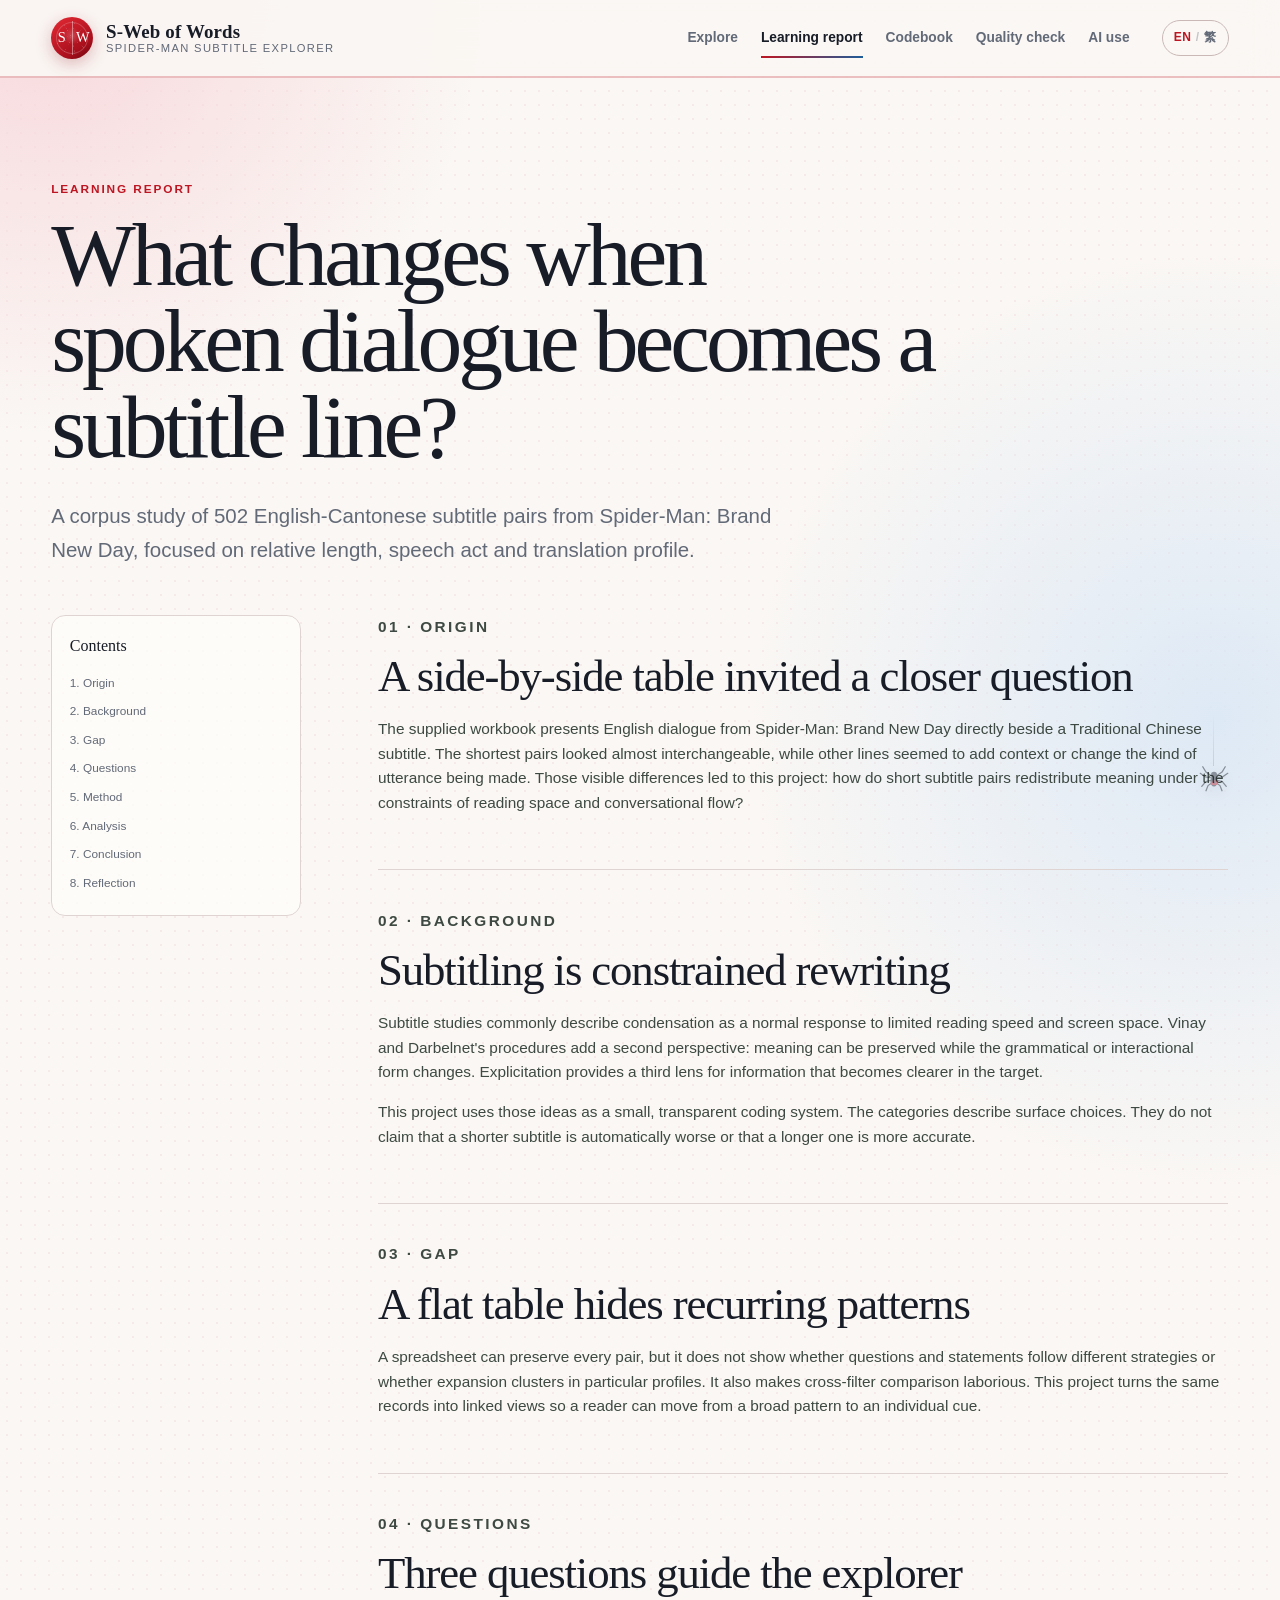
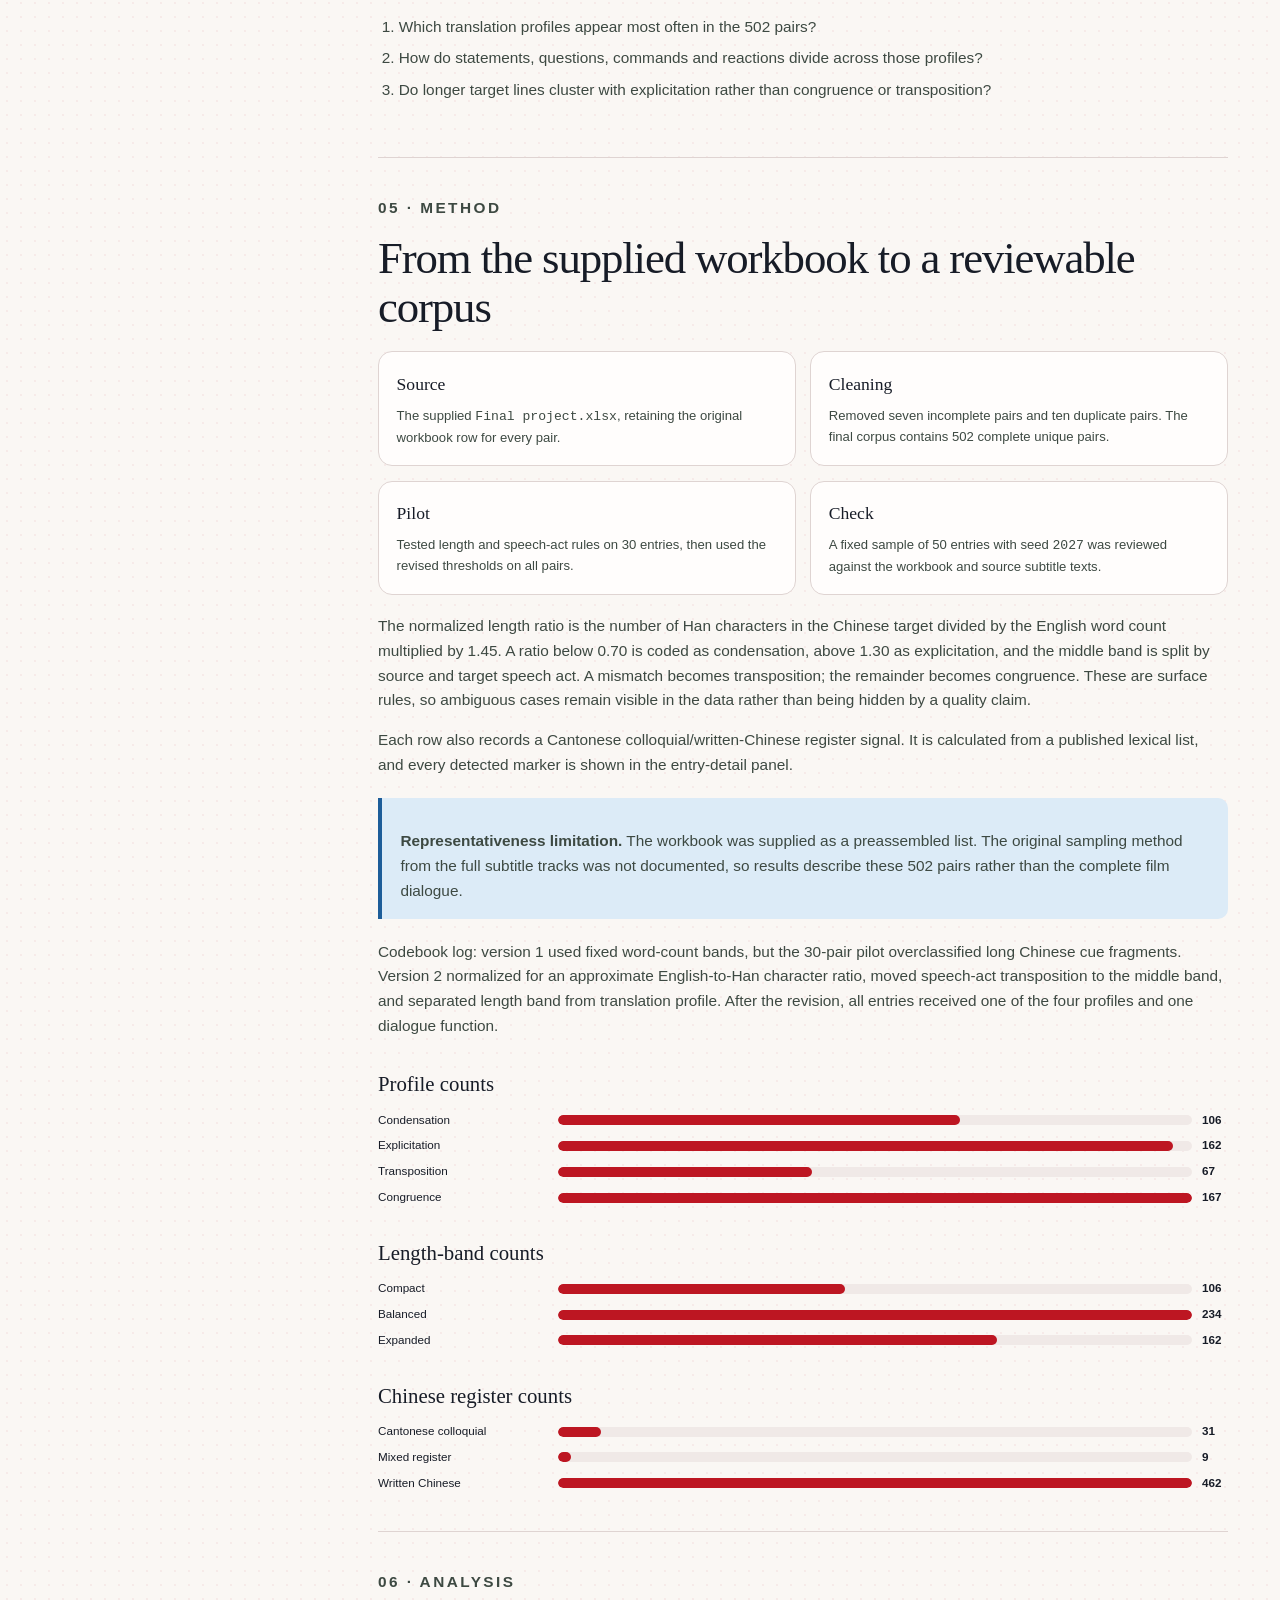
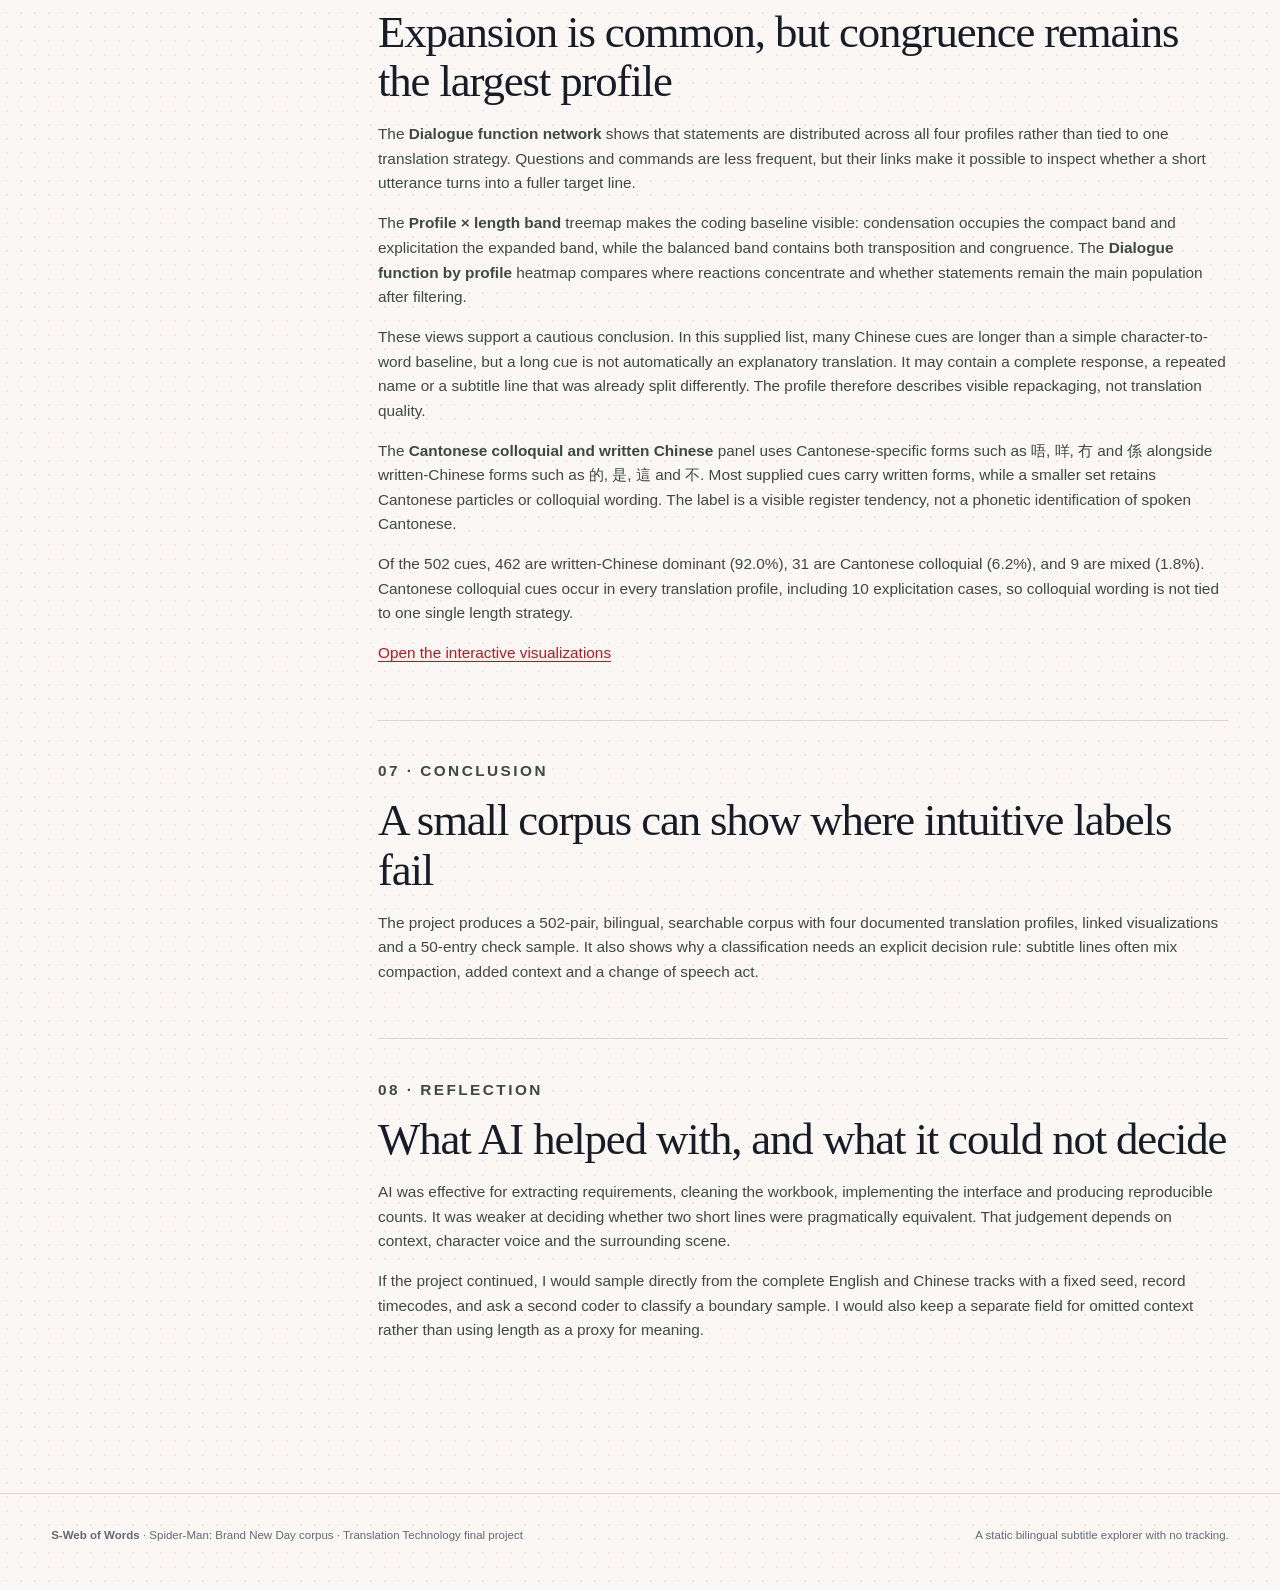
<file: report.html>
<!doctype html>
<html lang="en" data-page="report">
  <head>
    <meta charset="utf-8">
    <meta name="viewport" content="width=device-width, initial-scale=1">
    <meta name="description" content="Learning report on Spider-Man: Brand New Day, a 502-pair English-Cantonese subtitle corpus.">
    <title>Learning Report | S-Web of Words</title>
    <link rel="icon" href="assets/favicon.svg" type="image/svg+xml">
    <link rel="stylesheet" href="assets/styles.css?v=13">
  </head>
  <body>
    <a class="skip-link" href="#main" data-i18n="a11y.skip">Skip to content</a>
    <header class="site-header">
      <a class="brand" href="index.html" aria-label="S-Web of Words home">
        <span class="brand-mark" aria-hidden="true"><span>S</span><span>W</span></span>
        <span class="brand-copy">
          <strong>S-Web of Words</strong>
          <small data-i18n="brand.subtitle">Spider-Man subtitle explorer</small>
        </span>
      </a>
      <nav class="site-nav" aria-label="Main navigation">
        <a href="index.html" data-i18n="nav.explore">Explore</a>
        <a class="active" href="report.html" data-i18n="nav.report">Learning report</a>
        <a href="codebook.html" data-i18n="nav.codebook">Codebook</a>
        <a href="review.html" data-i18n="nav.review">Quality check</a>
        <a href="about.html" data-i18n="nav.ai">AI use</a>
      </nav>
      <button class="language-switch" id="language-switch" type="button" aria-label="Switch language">
        <span data-lang-label="en">EN</span>
        <span class="switch-divider" aria-hidden="true">/</span>
        <span data-lang-label="zh">繁</span>
      </button>
    </header>

    <main id="main">
      <section class="content-hero">
        <div class="lang-block" data-lang="en">
          <p class="eyebrow">Learning report</p>
          <h1>What changes when spoken dialogue becomes a subtitle line?</h1>
          <p class="hero-lede">
            A corpus study of 502 English-Cantonese subtitle pairs from Spider-Man:
            Brand New Day, focused on relative length, speech act and translation profile.
          </p>
        </div>
        <div class="lang-block" data-lang="zh">
          <p class="eyebrow">學習報告</p>
          <h1>口語對白變成一組字幕時，發生了什麼？</h1>
          <p class="hero-lede">
            本研究分析《蜘蛛俠：全新的一天》五百零二組英粵字幕句對，重點是相對長度、言語行為與翻譯剖面。
          </p>
        </div>
      </section>

      <div class="content-layout">
        <aside class="report-toc">
          <div class="lang-block" data-lang="en">
            <strong>Contents</strong>
            <nav aria-label="Report contents">
              <a href="#origin">1. Origin</a>
              <a href="#background">2. Background</a>
              <a href="#gap">3. Gap</a>
              <a href="#questions">4. Questions</a>
              <a href="#method">5. Method</a>
              <a href="#analysis">6. Analysis</a>
              <a href="#conclusion">7. Conclusion</a>
              <a href="#reflection">8. Reflection</a>
            </nav>
          </div>
          <div class="lang-block" data-lang="zh">
            <strong>目錄</strong>
            <nav aria-label="報告目錄">
              <a href="#origin">1. 緣起</a>
              <a href="#background">2. 背景</a>
              <a href="#gap">3. 研究缺口</a>
              <a href="#questions">4. 問題</a>
              <a href="#method">5. 方法</a>
              <a href="#analysis">6. 分析</a>
              <a href="#conclusion">7. 結論</a>
              <a href="#reflection">8. 反思</a>
            </nav>
          </div>
        </aside>

        <article class="prose">
          <section id="origin">
            <div class="lang-block" data-lang="en">
              <p class="eyebrow">01 · Origin</p>
              <h2>A side-by-side table invited a closer question</h2>
              <p>
                The supplied workbook presents English dialogue from Spider-Man:
                Brand New Day directly beside a
                Traditional Chinese subtitle. The shortest pairs looked almost
                interchangeable, while other lines seemed to add context or change
                the kind of utterance being made. Those visible differences led to
                this project: how do short subtitle pairs redistribute meaning under
                the constraints of reading space and conversational flow?
              </p>
            </div>
            <div class="lang-block" data-lang="zh">
              <p class="eyebrow">01 · 緣起</p>
              <h2>由並排資料表追問字幕選擇</h2>
              <p>
                提供的 Excel 把英文對白與繁體中文字幕並排呈現。有些短句看似可以直接對應，
                另一些則補充了情境，或改變了原句的言語行為。這些可見差異促成研究問題：
                字幕如何在閱讀空間與對話節奏的限制下重新分配意義？
              </p>
            </div>
          </section>

          <section id="background">
            <div class="lang-block" data-lang="en">
              <p class="eyebrow">02 · Background</p>
              <h2>Subtitling is constrained rewriting</h2>
              <p>
                Subtitle studies commonly describe condensation as a normal response
                to limited reading speed and screen space. Vinay and Darbelnet's
                procedures add a second perspective: meaning can be preserved while
                the grammatical or interactional form changes. Explicitation provides
                a third lens for information that becomes clearer in the target.
              </p>
              <p>
                This project uses those ideas as a small, transparent coding system.
                The categories describe surface choices. They do not claim that a
                shorter subtitle is automatically worse or that a longer one is more
                accurate.
              </p>
            </div>
            <div class="lang-block" data-lang="zh">
              <p class="eyebrow">02 · 背景</p>
              <h2>字幕翻譯是有條件的重寫</h2>
              <p>
                字幕研究常把壓縮視為回應閱讀速度與螢幕空間的正常策略。
                Vinay 與 Darbelnet 的翻譯程序提醒我們：即使語法或互動形式改變，意義仍可保留。
                明示概念則有助描述譯文如何把某些資訊說得更清楚。
              </p>
              <p>
                本研究把上述概念整理成一套簡明而可檢查的編碼系統。類別描述表面選擇，
                不代表較短的字幕必然較差，也不表示較長的版本一定更準確。
              </p>
            </div>
          </section>

          <section id="gap">
            <div class="lang-block" data-lang="en">
              <p class="eyebrow">03 · Gap</p>
              <h2>A flat table hides recurring patterns</h2>
              <p>
                A spreadsheet can preserve every pair, but it does not show whether
                questions and statements follow different strategies or whether
                expansion clusters in particular profiles. It also makes cross-filter
                comparison laborious. This project turns the same records into linked
                views so a reader can move from a broad pattern to an individual cue.
              </p>
            </div>
            <div class="lang-block" data-lang="zh">
              <p class="eyebrow">03 · 研究缺口</p>
              <h2>平面資料表不容易呈現重複模式</h2>
              <p>
                Excel 能保存每一組句對，卻不容易看出提問與陳述是否採用不同策略，
                也不易找出擴展句集中於哪些剖面。跨欄篩選比較亦十分費時。
                本專題把同一批記錄轉為互相連動的檢視，讓讀者能由整體模式追溯至單一字幕。
              </p>
            </div>
          </section>

          <section id="questions">
            <div class="lang-block" data-lang="en">
              <p class="eyebrow">04 · Questions</p>
              <h2>Three questions guide the explorer</h2>
              <ol>
                <li>Which translation profiles appear most often in the 502 pairs?</li>
                <li>How do statements, questions, commands and reactions divide across those profiles?</li>
                <li>Do longer target lines cluster with explicitation rather than congruence or transposition?</li>
              </ol>
            </div>
            <div class="lang-block" data-lang="zh">
              <p class="eyebrow">04 · 問題</p>
              <h2>三個研究問題</h2>
              <ol>
                <li>五百零二組句對中，最常見的翻譯剖面是什麼？</li>
                <li>陳述、提問、指令與短促反應如何分佈於各剖面？</li>
                <li>較長的譯句是否集中於明示，而非對應或轉換？</li>
              </ol>
            </div>
          </section>

          <section id="method">
            <div class="lang-block" data-lang="en">
              <p class="eyebrow">05 · Method</p>
              <h2>From the supplied workbook to a reviewable corpus</h2>
              <div class="method-grid">
                <div class="method-card"><strong>Source</strong><p>The supplied <code>Final project.xlsx</code>, retaining the original workbook row for every pair.</p></div>
                <div class="method-card"><strong>Cleaning</strong><p>Removed seven incomplete pairs and ten duplicate pairs. The final corpus contains 502 complete unique pairs.</p></div>
                <div class="method-card"><strong>Pilot</strong><p>Tested length and speech-act rules on 30 entries, then used the revised thresholds on all pairs.</p></div>
                <div class="method-card"><strong>Check</strong><p>A fixed sample of 50 entries with seed <code>2027</code> was reviewed against the workbook and source subtitle texts.</p></div>
              </div>
              <p>
                The normalized length ratio is the number of Han characters in the
                Chinese target divided by the English word count multiplied by 1.45.
                A ratio below 0.70 is coded as condensation, above 1.30 as
                explicitation, and the middle band is split by source and target
                speech act. A mismatch becomes transposition; the remainder becomes
                congruence. These are surface rules, so ambiguous cases remain
                visible in the data rather than being hidden by a quality claim.
              </p>
              <p>
                Each row also records a Cantonese colloquial/written-Chinese register
                signal. It is calculated from a published lexical list, and every
                detected marker is shown in the entry-detail panel.
              </p>
              <div class="callout warning">
                <p>
                  <strong>Representativeness limitation.</strong> The workbook was
                  supplied as a preassembled list. The original sampling method from
                  the full subtitle tracks was not documented, so results describe
                  these 502 pairs rather than the complete film dialogue.
                </p>
              </div>
              <p>
                Codebook log: version 1 used fixed word-count bands, but the 30-pair
                pilot overclassified long Chinese cue fragments. Version 2 normalized
                for an approximate English-to-Han character ratio, moved speech-act
                transposition to the middle band, and separated length band from
                translation profile. After the revision, all entries received one of
                the four profiles and one dialogue function.
              </p>
              <h3>Profile counts</h3>
              <div class="report-category-bars" aria-label="Translation profile counts"></div>
              <h3>Length-band counts</h3>
              <div class="report-realization-bars" aria-label="Target length counts"></div>
              <h3>Chinese register counts</h3>
              <div class="report-register-bars" aria-label="Chinese register counts"></div>
            </div>
            <div class="lang-block" data-lang="zh">
              <p class="eyebrow">05 · 方法</p>
              <h2>由提供的 Excel 建立可檢核語料</h2>
              <div class="method-grid">
                <div class="method-card"><strong>來源</strong><p>使用提供的 <code>Final project.xlsx</code>，每組句對保留原工作表行號。</p></div>
                <div class="method-card"><strong>清理</strong><p>移除七組不完整句對及十組重複句對，最終保留五百零二組完整、唯一的句對。</p></div>
                <div class="method-card"><strong>前導測試</strong><p>先以三十筆資料測試長度與言語行為規則，再把修訂門檻套用至全部資料。</p></div>
                <div class="method-card"><strong>核對</strong><p>以種子 <code>2027</code> 抽取五十筆，對照 Excel 與來源字幕文字。</p></div>
              </div>
              <p>
                標準化長度比為中文譯句漢字數，除以英文字數乘以 1.45。
                比率低於 0.70 列為壓縮，高於 1.30 列為明示；
                中間區間再比較原文與譯文的言語行為，不一致者列為轉換，其餘列為對應。
                這是一套表面規則，邊界案例仍保留在資料中，不以「品質分數」掩蓋不確定性。
              </p>
              <p>
                每筆資料亦記錄粵語口語／書面中文語域訊號。分類依公開詞彙表計算，
                所有偵測結果均可在詞條詳情面板查看。
              </p>
              <div class="callout warning">
                <p>
                  <strong>代表性限制：</strong>原有的字幕抽樣程序沒有隨 Excel 提供。
                  因此分析只描述這五百零二組句對，不聲稱代表整部電影的所有對白。
                </p>
              </div>
              <p>
                編碼簿紀錄：第一版使用固定字數區間，但在三十筆前導測試中把較長的粵語片段過度列為明示。
                第二版改用標準化長度比、把言語行為轉換限於中間區間，並把長度區間與翻譯剖面分開。
                修訂後每筆資料都有唯一剖面及唯一下列對白功能。
              </p>
              <h3>翻譯剖面數量</h3>
              <div class="report-category-bars" aria-label="翻譯剖面數量"></div>
              <h3>譯文長度區間數量</h3>
              <div class="report-realization-bars" aria-label="譯文長度數量"></div>
              <h3>中文語域數量</h3>
              <div class="report-register-bars" aria-label="中文語域數量"></div>
            </div>
          </section>

          <section id="analysis">
            <div class="lang-block" data-lang="en">
              <p class="eyebrow">06 · Analysis</p>
              <h2>Expansion is common, but congruence remains the largest profile</h2>
              <p>
                The <strong>Dialogue function network</strong> shows that statements
                are distributed across all four profiles rather than tied to one
                translation strategy. Questions and commands are less frequent, but
                their links make it possible to inspect whether a short utterance
                turns into a fuller target line.
              </p>
              <p>
                The <strong>Profile × length band</strong> treemap makes the coding
                baseline visible: condensation occupies the compact band and
                explicitation the expanded band, while the balanced band contains
                both transposition and congruence. The <strong>Dialogue function by
                profile</strong> heatmap compares where reactions concentrate and
                whether statements remain the main population after filtering.
              </p>
              <p>
                These views support a cautious conclusion. In this supplied list,
                many Chinese cues are longer than a simple character-to-word baseline,
                but a long cue is not automatically an explanatory translation. It
                may contain a complete response, a repeated name or a subtitle line
                that was already split differently. The profile therefore describes
                visible repackaging, not translation quality.
              </p>
              <p>
                The <strong>Cantonese colloquial and written Chinese</strong> panel uses
                Cantonese-specific forms such as 唔, 咩, 冇 and 係 alongside
                written-Chinese forms such as 的, 是, 這 and 不. Most supplied cues
                carry written forms, while a smaller set retains Cantonese particles
                or colloquial wording. The label is a visible register tendency, not
                a phonetic identification of spoken Cantonese.
              </p>
              <p>
                Of the 502 cues, 462 are written-Chinese dominant (92.0%), 31 are
                Cantonese colloquial (6.2%), and 9 are mixed (1.8%). Cantonese
                colloquial cues occur in every translation profile, including 10
                explicitation cases, so colloquial wording is not tied to one single
                length strategy.
              </p>
              <p><a href="index.html#explorer">Open the interactive visualizations</a></p>
            </div>
            <div class="lang-block" data-lang="zh">
              <p class="eyebrow">06 · 分析</p>
              <h2>擴展常見，但對應仍是最大剖面</h2>
              <p>
                <strong>對白功能網絡</strong>顯示陳述散佈於四種剖面，而非固定在單一翻譯策略。
                提問與指令數量較少，但讀者仍可沿連線檢查短句是否變成較完整的字幕。
              </p>
              <p>
                <strong>剖面 × 長度區間</strong>層級圖呈現編碼基礎：壓縮集中於精簡區間，
                明示集中於擴展區間，而均衡區間同時包含轉換與對應。
                <strong>對白功能與翻譯剖面</strong>熱圖則比較短促反應集中在哪裡，
                以及篩選後陳述是否仍為主要群體。
              </p>
              <p>
                結果支持一個較保守的結論：在提供的資料中，許多中文句比簡單字數基準更長，
                但較長不等於自動增加了說明。它可能包含完整回應、重複的人名，
                或只因原文與譯文的字幕分句方式不同。因此，剖面描述可見的重新包裝，
                而非評價譯文優劣。
              </p>
              <p>
                <strong>粵語口語與書面中文</strong>面板比對「唔、咩、冇、係」等粵語特徵，
                以及「的、是、這、不」等書面形式。多數提供的字幕以書面形式為主，
                另有一部分保留粵語語氣詞或口語措辭。此標籤是表面語域傾向，不是語音層面的粵語辨識。
              </p>
              <p>
                五百零二筆之中，四百六十二筆以書面中文為主（92.0%），三十一筆具粵語口語傾向（6.2%），
                九筆為混合語域（1.8%）。粵語傾向句分佈於全部四種翻譯剖面，其中十筆屬明示，
                顯示粵語措辭並不限於某一種長度策略。
              </p>
              <p><a href="index.html?lang=zh#explorer">開啟互動圖表</a></p>
            </div>
          </section>

          <section id="conclusion">
            <div class="lang-block" data-lang="en">
              <p class="eyebrow">07 · Conclusion</p>
              <h2>A small corpus can show where intuitive labels fail</h2>
              <p>
                The project produces a 502-pair, bilingual, searchable corpus with
                four documented translation profiles, linked visualizations and a
                50-entry check sample. It also shows why a classification needs an
                explicit decision rule: subtitle lines often mix compaction, added
                context and a change of speech act.
              </p>
            </div>
            <div class="lang-block" data-lang="zh">
              <p class="eyebrow">07 · 結論</p>
              <h2>小型語料也能顯示直覺標籤的限制</h2>
              <p>
                本專題建立可搜尋的五百零二組雙語語料，包含四種有紀錄的翻譯剖面、
                互相連動的圖表及五十筆核對樣本。它也顯示分類必須有明確判定規則：
                同一組字幕往往同時涉及壓縮、補充情境與言語行為改變。
              </p>
            </div>
          </section>

          <section id="reflection">
            <div class="lang-block" data-lang="en">
              <p class="eyebrow">08 · Reflection</p>
              <h2>What AI helped with, and what it could not decide</h2>
              <p>
                AI was effective for extracting requirements, cleaning the workbook,
                implementing the interface and producing reproducible counts. It was
                weaker at deciding whether two short lines were pragmatically
                equivalent. That judgement depends on context, character voice and
                the surrounding scene.
              </p>
              <p>
                If the project continued, I would sample directly from the complete
                English and Chinese tracks with a fixed seed, record timecodes, and
                ask a second coder to classify a boundary sample. I would also keep
                a separate field for omitted context rather than using length as a
                proxy for meaning.
              </p>
            </div>
            <div class="lang-block" data-lang="zh">
              <p class="eyebrow">08 · 反思</p>
              <h2>AI 能協助什麼，不能替人決定什麼</h2>
              <p>
                AI 在擷取要求、清理 Excel、建立互動介面及產生可重現統計方面十分有效，
                但較難判斷兩句短對白在語用上是否完全等值。這種判斷依賴情境、角色語氣及前後畫面。
              </p>
              <p>
                若有更多時間，我會直接從完整英粵字幕軌以固定種子抽樣、保留時間碼，
                並請第二位編碼者處理邊界樣本。我也會另設「省略情境」欄位，
                避免把句長直接當成意義增減的替代指標。
              </p>
            </div>
          </section>
        </article>
      </div>
    </main>

    <footer class="site-footer">
      <p><strong>S-Web of Words</strong> · <span data-i18n="footer.project">Spider-Man: Brand New Day corpus · Translation Technology final project</span></p>
      <p data-i18n="footer.note">A static bilingual subtitle explorer with no tracking.</p>
    </footer>
    <script src="data/corpus.js?v=2" defer></script>
    <script src="assets/app.js?v=14" defer></script>
  </body>
</html>
</file>
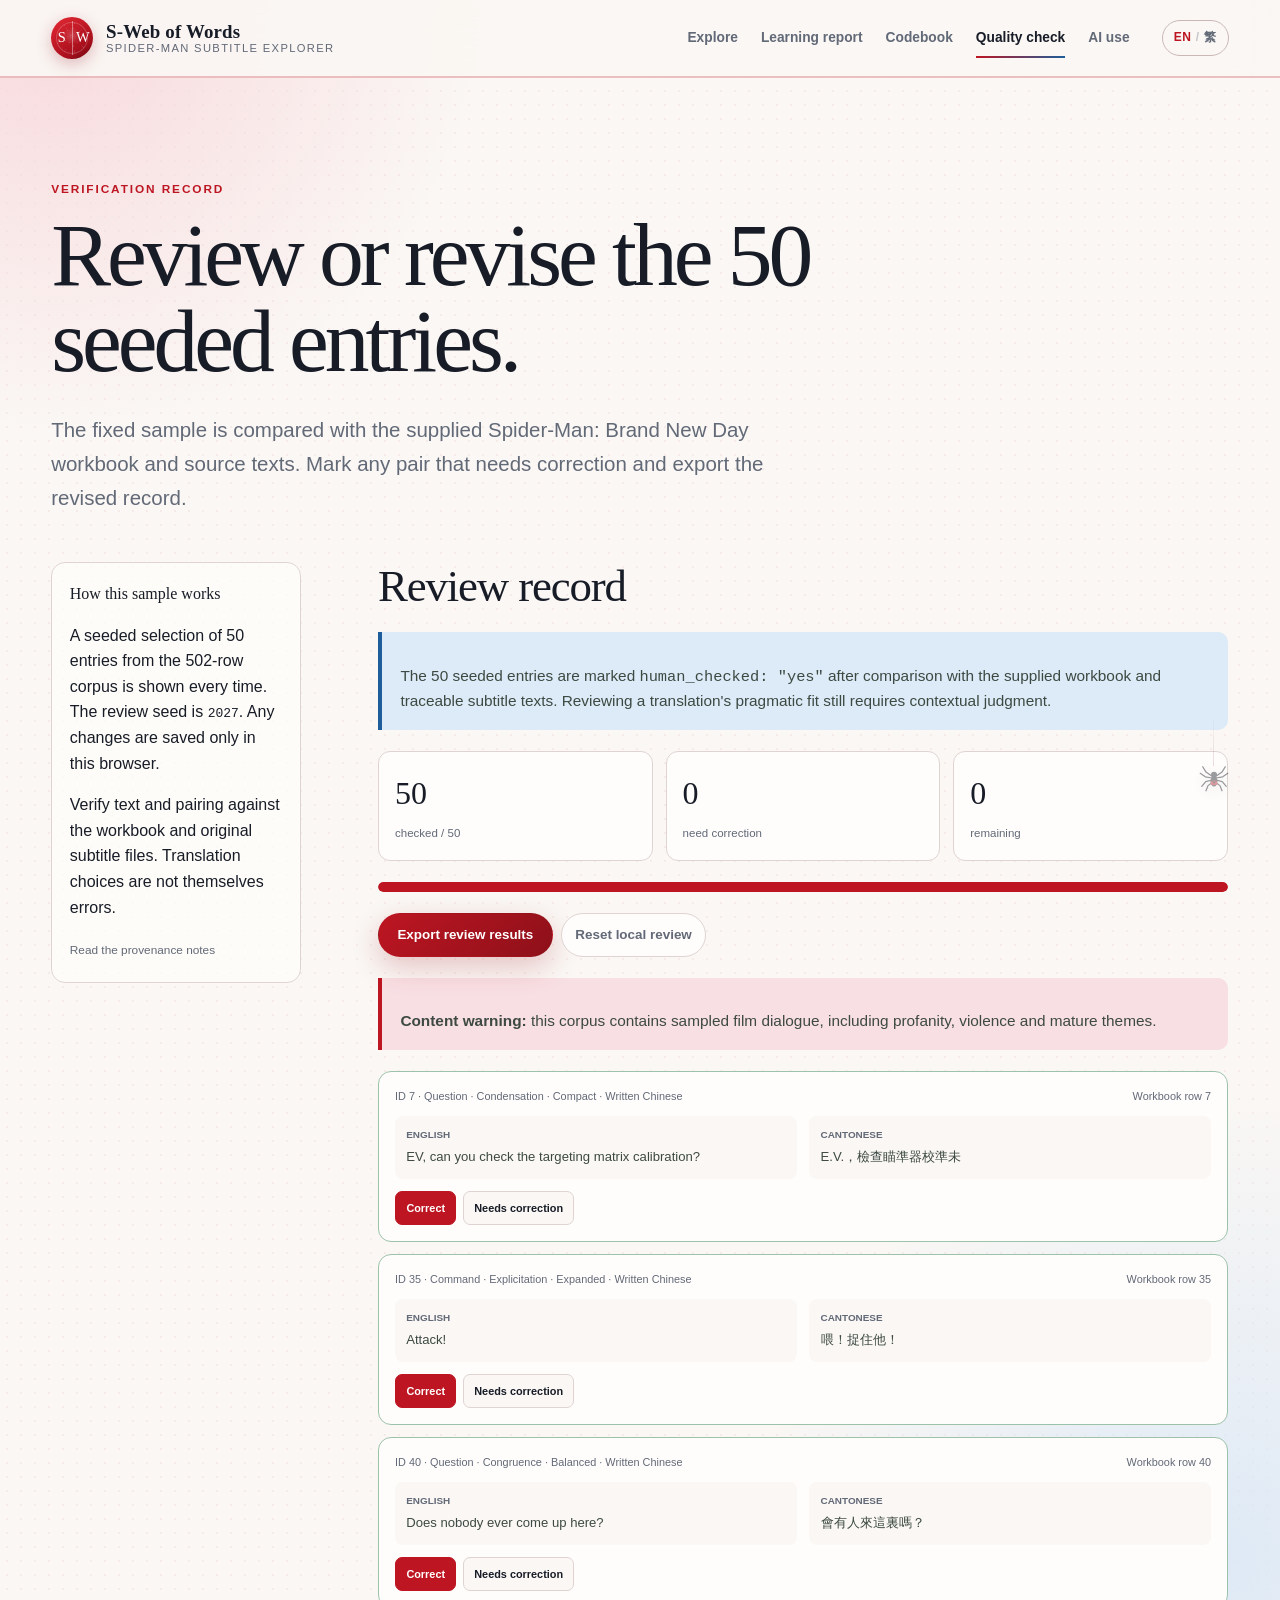
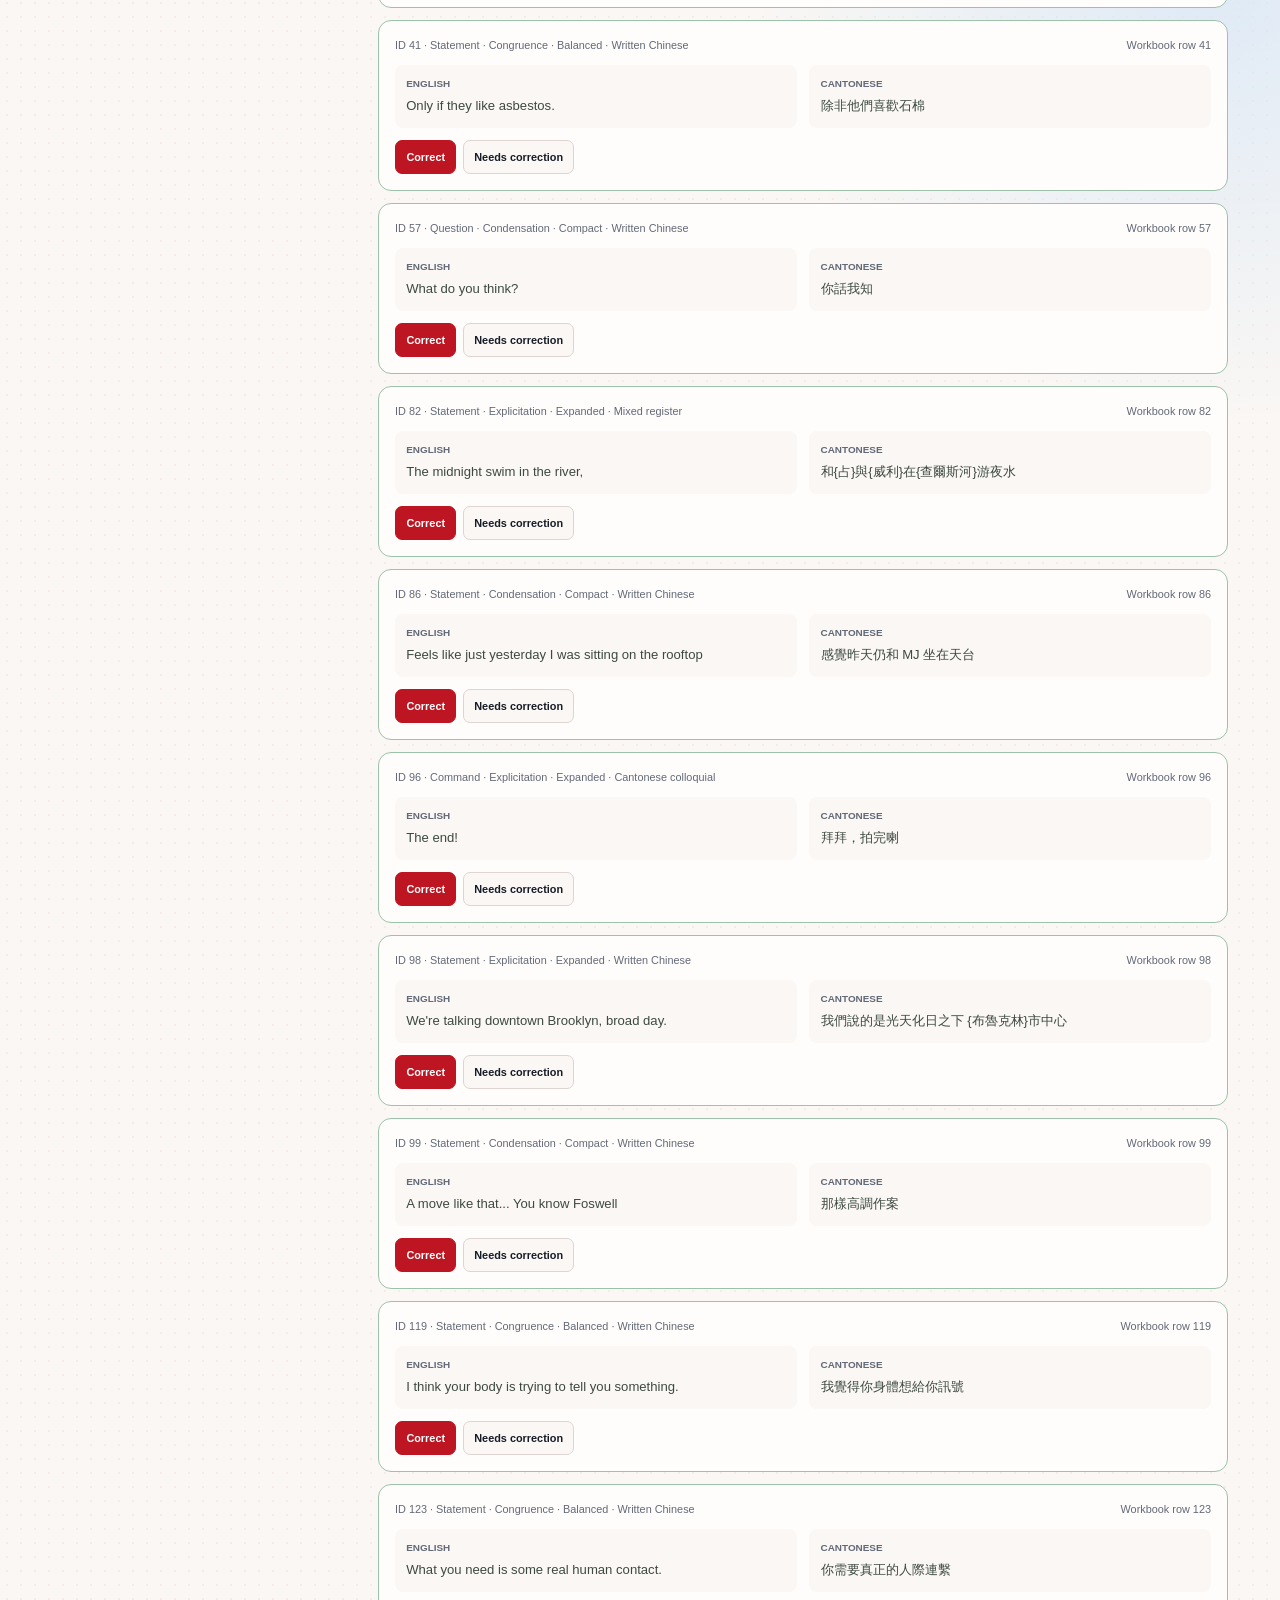
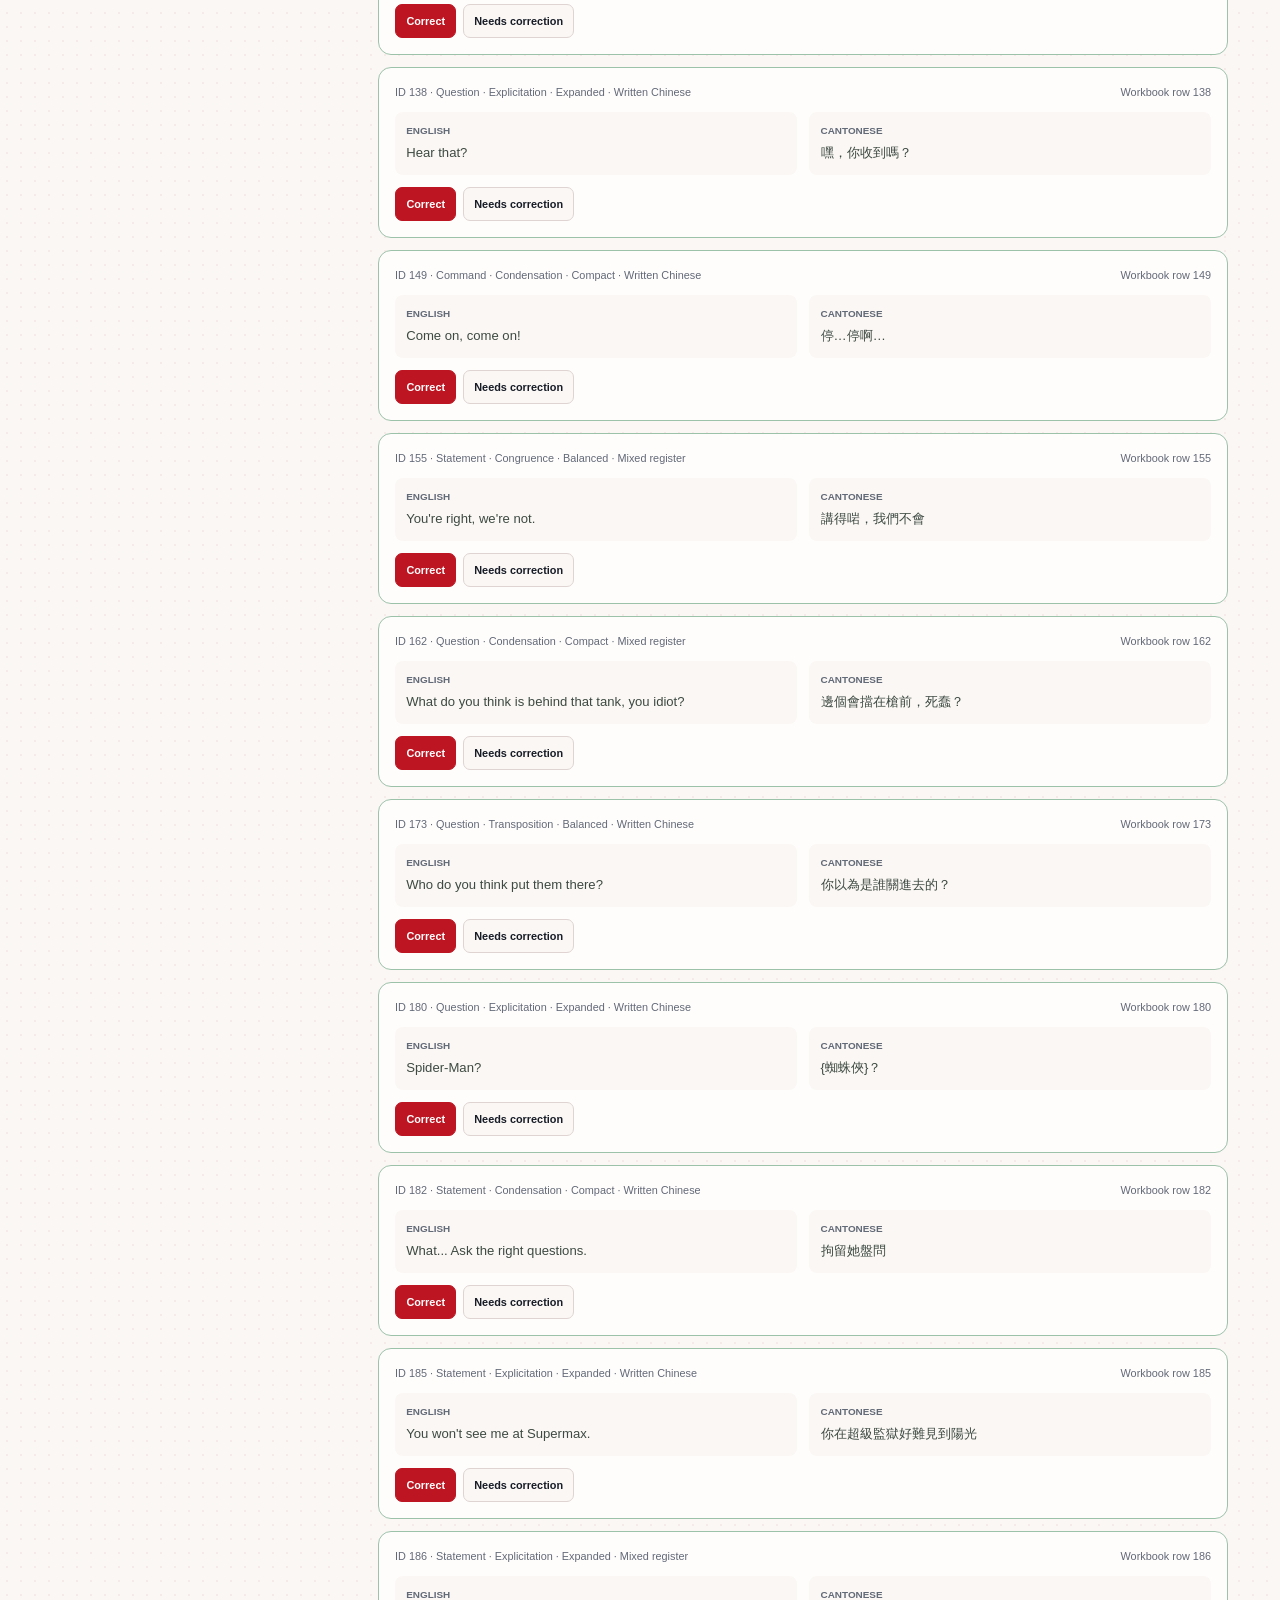
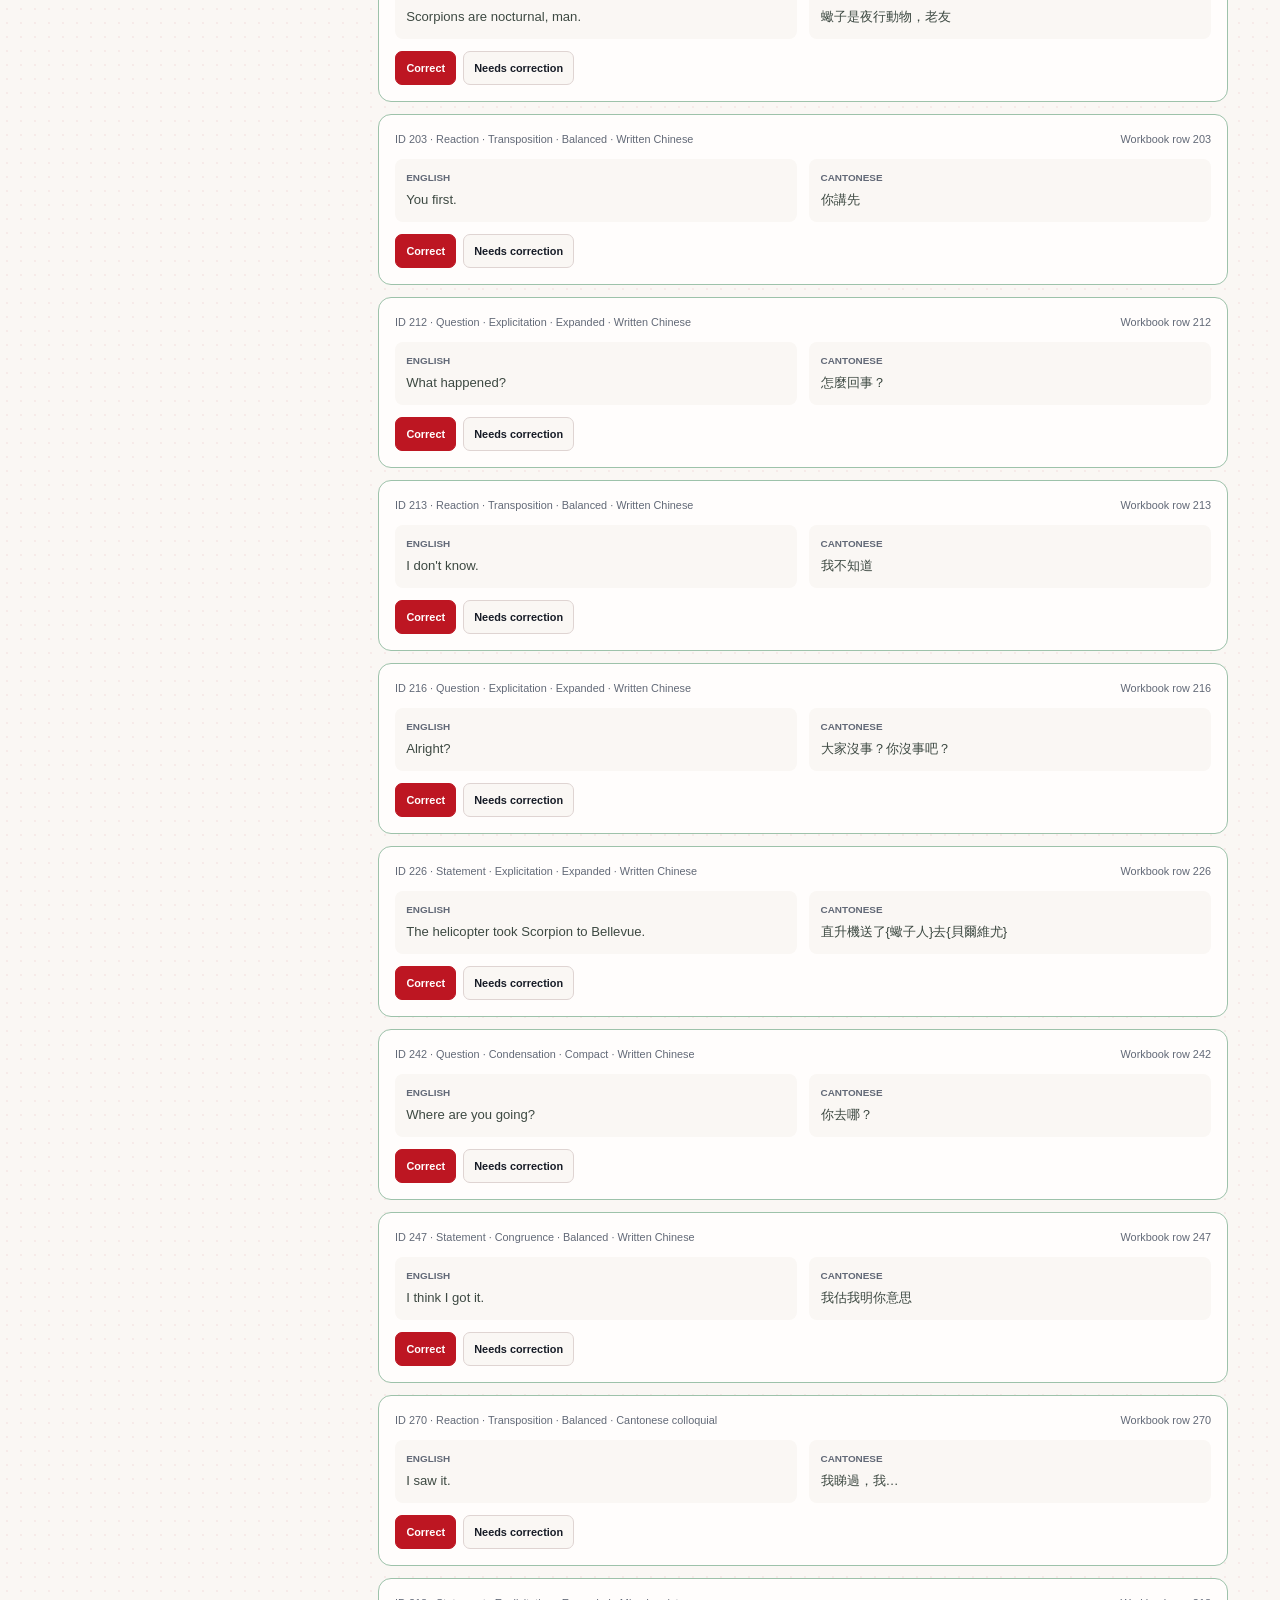
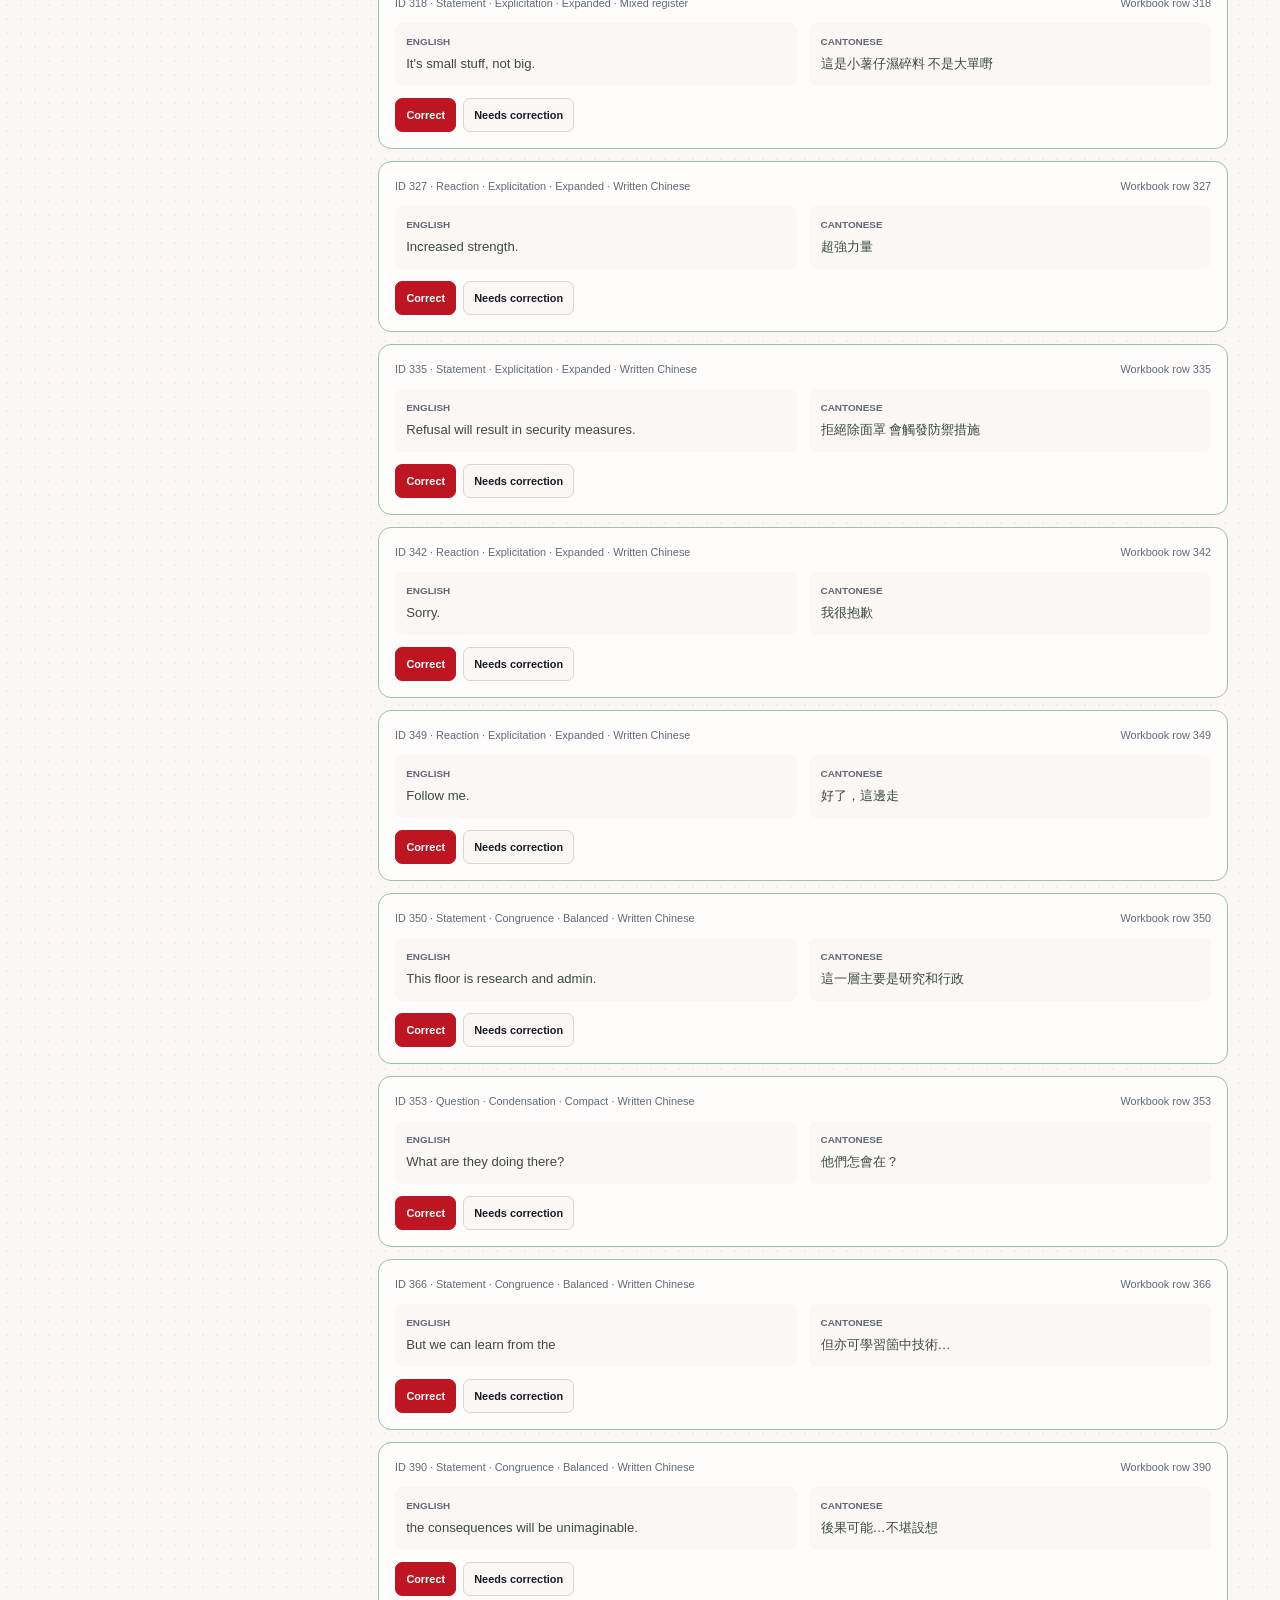
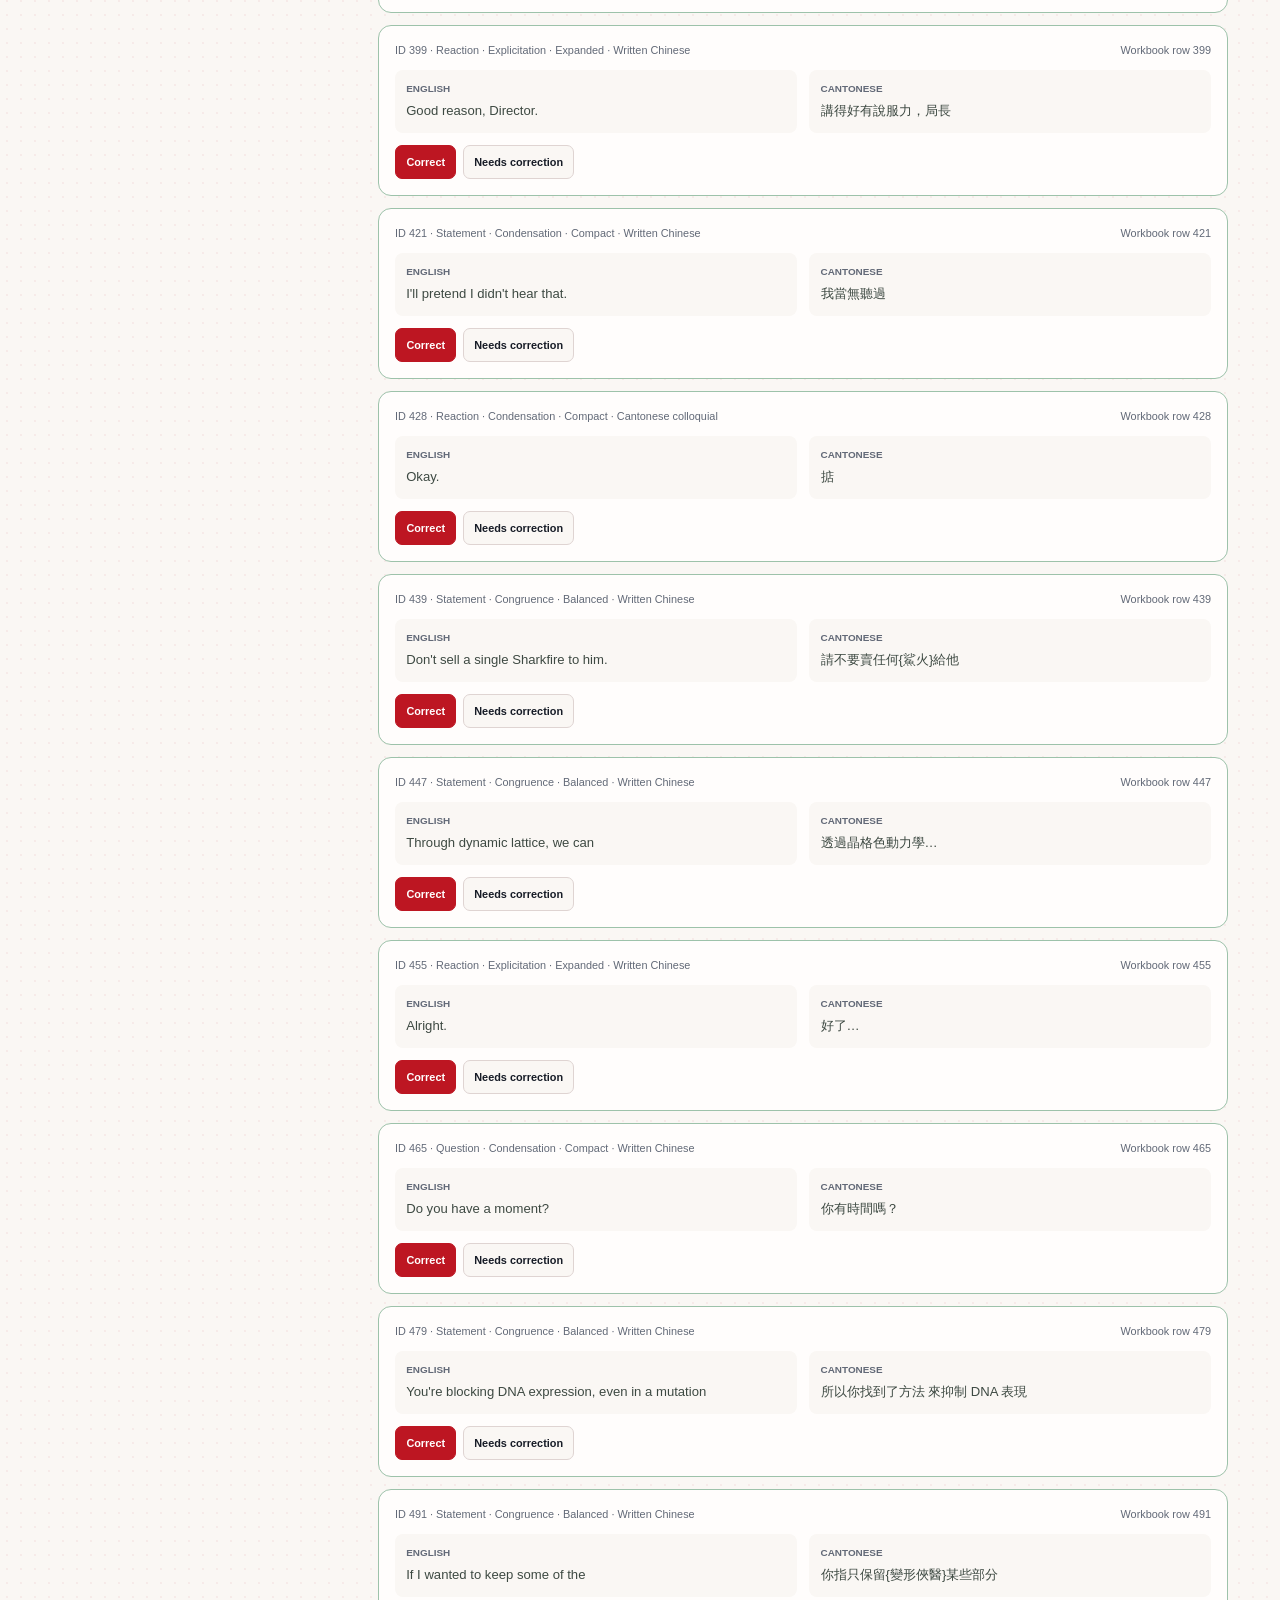
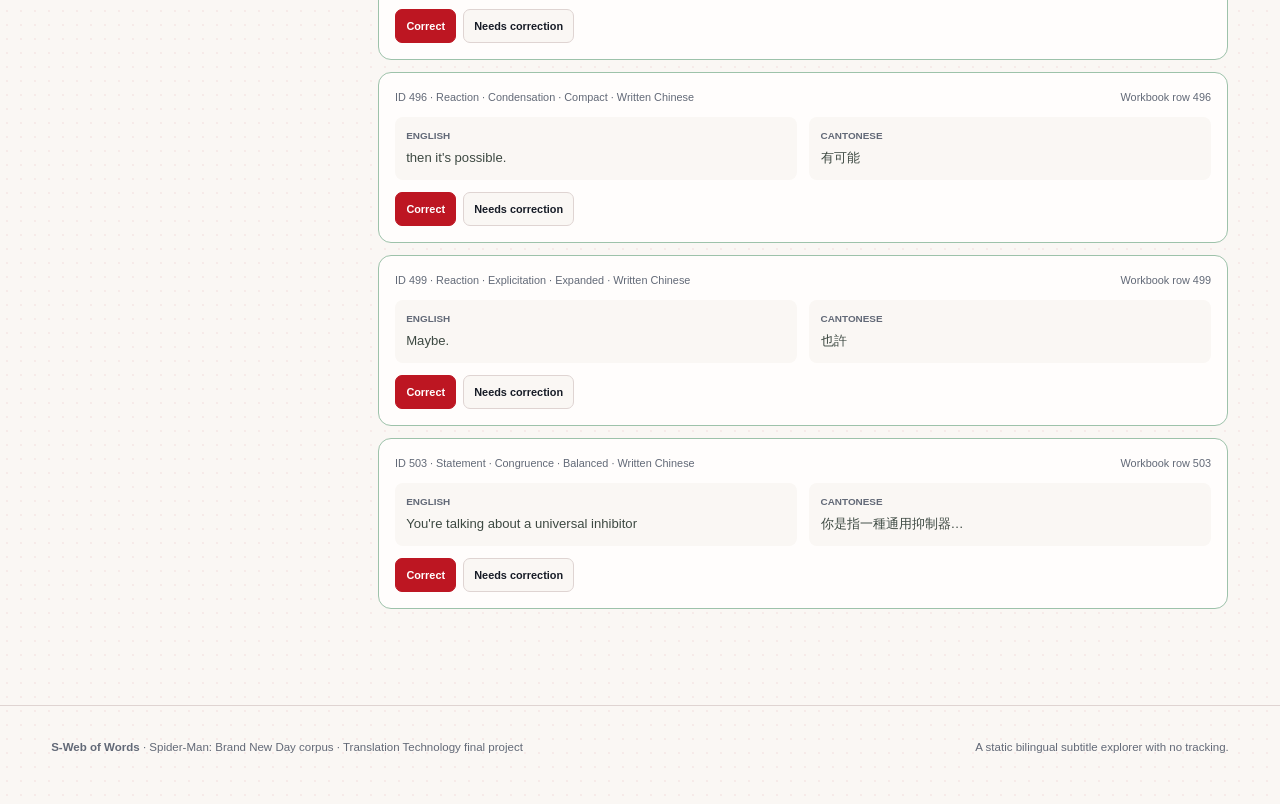
<file: review.html>
<!doctype html>
<html lang="en" data-page="review">
  <head>
    <meta charset="utf-8">
    <meta name="viewport" content="width=device-width, initial-scale=1">
    <meta name="description" content="The seeded 50-entry quality-check record for Spider-Man: Brand New Day subtitles.">
    <title>Quality Check | S-Web of Words</title>
    <link rel="icon" href="assets/favicon.svg" type="image/svg+xml">
    <link rel="stylesheet" href="assets/styles.css?v=13">
  </head>
  <body>
    <a class="skip-link" href="#main" data-i18n="a11y.skip">Skip to content</a>
    <header class="site-header">
      <a class="brand" href="index.html" aria-label="S-Web of Words home">
        <span class="brand-mark" aria-hidden="true"><span>S</span><span>W</span></span>
        <span class="brand-copy">
          <strong>S-Web of Words</strong>
          <small data-i18n="brand.subtitle">Spider-Man subtitle explorer</small>
        </span>
      </a>
      <nav class="site-nav" aria-label="Main navigation">
        <a href="index.html" data-i18n="nav.explore">Explore</a>
        <a href="report.html" data-i18n="nav.report">Learning report</a>
        <a href="codebook.html" data-i18n="nav.codebook">Codebook</a>
        <a class="active" href="review.html" data-i18n="nav.review">Quality check</a>
        <a href="about.html" data-i18n="nav.ai">AI use</a>
      </nav>
      <button class="language-switch" id="language-switch" type="button" aria-label="Switch language">
        <span data-lang-label="en">EN</span>
        <span class="switch-divider" aria-hidden="true">/</span>
        <span data-lang-label="zh">繁</span>
      </button>
    </header>

    <main id="main">
      <section class="content-hero">
        <div class="lang-block" data-lang="en">
          <p class="eyebrow">Verification record</p>
          <h1>Review or revise the 50 seeded entries.</h1>
          <p class="hero-lede">
            The fixed sample is compared with the supplied Spider-Man: Brand New Day
            workbook and source texts. Mark any pair that needs correction and export
            the revised record.
          </p>
        </div>
        <div class="lang-block" data-lang="zh">
          <p class="eyebrow">核對紀錄</p>
          <h1>檢視或修訂五十筆固定樣本。</h1>
          <p class="hero-lede">
            固定樣本已對照《蜘蛛俠：全新的一天》Excel 與來源字幕文字；如有需要修正的句對，可直接修改並匯出紀錄。
          </p>
        </div>
      </section>

      <div class="content-layout">
        <aside class="report-toc">
          <div class="lang-block" data-lang="en">
            <strong>How this sample works</strong>
            <p>
              A seeded selection of 50 entries from the 502-row corpus is shown every time.
              The review seed is <code>2027</code>. Any changes are saved only in this browser.
            </p>
            <p>
              Verify text and pairing against the workbook and original subtitle files.
              Translation choices are not themselves errors.
            </p>
            <a href="about.html#data-notes">Read the provenance notes</a>
          </div>
          <div class="lang-block" data-lang="zh">
            <strong>樣本產生方式</strong>
            <p>
              從五百零二筆資料以固定種子選出五十筆，因此每次顯示相同樣本。
              核對種子為 <code>2027</code>。任何修改只儲存在目前瀏覽器。
            </p>
            <p>
              請對照 Excel 與原始字幕檔檢查文字及配對。翻譯選擇本身不一定是錯誤。
            </p>
            <a href="about.html#data-notes">查看來源說明</a>
          </div>
        </aside>

        <section class="prose" aria-labelledby="review-heading">
          <div class="lang-block" data-lang="en">
            <h2>Review record</h2>
            <div class="callout warning">
              <p>
                The 50 seeded entries are marked <code>human_checked: "yes"</code> after
                comparison with the supplied workbook and traceable subtitle texts.
                Reviewing a translation's pragmatic fit still requires contextual judgment.
              </p>
            </div>
          </div>
          <div class="lang-block" data-lang="zh">
            <h2>核對紀錄</h2>
            <div class="callout warning">
              <p>
                五十筆固定樣本已對照提供的 Excel 與可追溯字幕文字，並標為
                <code>human_checked: "yes"</code>。譯文是否在完整情境中恰當，仍需依賴前後文判斷。
              </p>
            </div>
          </div>

          <div class="review-overview" aria-live="polite">
            <div class="review-stat">
              <strong id="review-checked">0</strong>
              <span data-i18n="review.checked">checked / 50</span>
            </div>
            <div class="review-stat">
              <strong id="review-errors">0</strong>
              <span data-i18n="review.errors">need correction</span>
            </div>
            <div class="review-stat">
              <strong id="review-remaining">50</strong>
              <span data-i18n="review.remaining">remaining</span>
            </div>
          </div>
          <div class="review-progress" aria-hidden="true">
            <span id="review-progress-bar"></span>
          </div>
          <div class="review-actions-top">
            <button class="button primary" id="export-review" type="button" data-i18n="review.export">Export review results</button>
            <button class="button quiet" id="reset-review" type="button" data-i18n="review.reset">Reset local review</button>
          </div>

          <div class="callout">
            <div class="lang-block" data-lang="en">
              <p>
                <strong>Content warning:</strong> this corpus contains sampled film dialogue,
                including profanity, violence and mature themes.
              </p>
            </div>
            <div class="lang-block" data-lang="zh">
              <p>
                <strong>內容提示：</strong> 本語料來自電影對白，可能包含粗俗語言、暴力及成人主題。
              </p>
            </div>
          </div>

          <div class="review-list" id="review-list"></div>
        </section>
      </div>
    </main>

    <footer class="site-footer">
      <p><strong>S-Web of Words</strong> · <span data-i18n="footer.project">Spider-Man: Brand New Day corpus · Translation Technology final project</span></p>
      <p data-i18n="footer.note">A static bilingual subtitle explorer with no tracking.</p>
    </footer>
    <script src="data/corpus.js?v=2" defer></script>
    <script src="assets/app.js?v=14" defer></script>
  </body>
</html>
</file>
<file: assets/styles.css>
:root {
  --ink: #171c27;
  --muted: #626977;
  --paper: #faf7f4;
  --paper-deep: #f0e9e7;
  --card: #fffdfc;
  --line: #dfd4d2;
  --line-strong: #c9b8b6;
  --green: #bd1622;
  --green-bright: #e0222f;
  --green-soft: #f8dfe3;
  --coral: #1d5d99;
  --coral-soft: #dcebf7;
  --blue: #1b4f87;
  --blue-soft: #dceaf6;
  --gold: #a65c14;
  --gold-soft: #f5e2c6;
  --purple: #703855;
  --purple-soft: #f0dfe8;
  --shadow: 0 18px 50px rgba(72, 10, 20, 0.12);
  --radius: 22px;
  --radius-small: 12px;
  --serif: "Iowan Old Style", "Palatino Linotype", Palatino, Georgia, serif;
  --sans: "Avenir Next", Avenir, "Segoe UI", "Noto Sans", sans-serif;
}

* {
  box-sizing: border-box;
}

html {
  scroll-behavior: smooth;
}

body {
  margin: 0;
  color: var(--ink);
  background:
    radial-gradient(circle at 4% 0%, rgba(248, 214, 218, 0.94), transparent 27rem),
    radial-gradient(circle at 95% 15%, rgba(215, 230, 246, 0.82), transparent 29rem),
    radial-gradient(circle, rgba(189, 22, 34, 0.055) 1px, transparent 1.4px),
    var(--paper);
  background-size: auto, auto, 14px 14px, auto;
  font-family: var(--sans);
  line-height: 1.6;
  -webkit-font-smoothing: antialiased;
}

.spider-decoration {
  position: fixed;
  z-index: 2;
  width: var(--spider-size, 34px);
  opacity: var(--spider-opacity, 0.5);
  pointer-events: none;
  transform-origin: 50% 0;
  animation: spider-sway 7s ease-in-out infinite;
}

.spider-decoration img {
  display: block;
  width: 100%;
  height: auto;
  filter: drop-shadow(0 4px 8px rgba(18, 22, 31, 0.2));
}

.spider-decoration::before {
  position: absolute;
  bottom: calc(100% - 1px);
  left: calc(50% - 0.5px);
  width: 1px;
  height: var(--spider-silk, 0);
  background: linear-gradient(
    to bottom,
    transparent,
    rgba(111, 31, 51, 0.35)
  );
  content: "";
}

.spider-one {
  top: 92px;
  right: clamp(1.5rem, 7vw, 7rem);
  --spider-size: 38px;
  --spider-silk: 88px;
  --spider-opacity: 0.66;
}

.spider-two {
  top: 48vh;
  left: clamp(1rem, 4vw, 4rem);
  --spider-size: 25px;
  --spider-opacity: 0.36;
  animation-delay: -2.7s;
}

.spider-three {
  right: clamp(1rem, 4vw, 4.5rem);
  bottom: 12vh;
  --spider-size: 30px;
  --spider-silk: 52px;
  --spider-opacity: 0.44;
  animation-delay: -4.5s;
}

@keyframes spider-sway {
  0%,
  100% {
    transform: rotate(-3deg) translateY(0);
  }

  50% {
    transform: rotate(3deg) translateY(7px);
  }
}

button,
input,
select {
  font: inherit;
}

button,
a {
  -webkit-tap-highlight-color: transparent;
}

a {
  color: var(--green);
  text-underline-offset: 0.2em;
}

a:hover {
  color: var(--coral);
}

button {
  color: inherit;
}

[hidden] {
  display: none !important;
}

html[lang="en"] .lang-block[data-lang="zh"],
html[lang="zh-Hant"] .lang-block[data-lang="en"] {
  display: none !important;
}

.sr-only {
  position: absolute;
  width: 1px;
  height: 1px;
  padding: 0;
  overflow: hidden;
  clip: rect(0, 0, 0, 0);
  white-space: nowrap;
  border: 0;
}

.skip-link {
  position: fixed;
  left: 1rem;
  top: -10rem;
  z-index: 100;
  padding: 0.7rem 1rem;
  color: white;
  background: var(--green);
  border-radius: 8px;
}

.skip-link:focus {
  top: 1rem;
}

.site-header {
  position: sticky;
  top: 0;
  z-index: 30;
  display: grid;
  grid-template-columns: minmax(180px, 1fr) auto auto;
  align-items: center;
  gap: 2rem;
  min-height: 78px;
  padding: 0.85rem clamp(1rem, 4vw, 4.5rem);
  border-bottom: 2px solid rgba(189, 22, 34, 0.25);
  background: rgba(250, 247, 244, 0.92);
  backdrop-filter: blur(18px);
}

.brand {
  display: inline-flex;
  align-items: center;
  gap: 0.8rem;
  color: var(--ink);
  text-decoration: none;
  justify-self: start;
}

.brand:hover {
  color: var(--ink);
}

.brand-mark {
  position: relative;
  display: grid;
  grid-template-columns: 1fr 1fr;
  width: 42px;
  height: 42px;
  overflow: hidden;
  color: white;
  background:
    radial-gradient(circle at 50% 45%, rgba(255, 255, 255, 0.2), transparent 28%),
    linear-gradient(145deg, #e52a35, #a80f1c 72%, #62060e);
  border-radius: 50%;
  box-shadow: 0 5px 16px rgba(136, 9, 19, 0.25);
  font-family: var(--serif);
  font-size: 0.9rem;
  place-items: center;
}

.brand-mark::after {
  position: absolute;
  top: 4px;
  bottom: 4px;
  left: 50%;
  width: 1px;
  background: rgba(255, 255, 255, 0.42);
  content: "";
}

.brand-mark::before {
  position: absolute;
  inset: 5px;
  border: 1px solid rgba(255, 255, 255, 0.28);
  border-radius: 50%;
  background:
    repeating-conic-gradient(
      from 10deg,
      transparent 0 38deg,
      rgba(255, 255, 255, 0.22) 39deg 40deg
    );
  content: "";
  opacity: 0.72;
}

.brand-copy {
  display: flex;
  flex-direction: column;
  line-height: 1.15;
}

.brand-copy strong {
  font-family: var(--serif);
  font-size: 1.18rem;
  letter-spacing: 0.01em;
}

.brand-copy small {
  color: var(--muted);
  font-size: 0.7rem;
  letter-spacing: 0.12em;
  text-transform: uppercase;
}

.site-nav {
  display: flex;
  align-items: center;
  gap: clamp(0.7rem, 1.8vw, 1.6rem);
}

.site-nav a {
  position: relative;
  padding: 0.55rem 0;
  color: var(--muted);
  font-size: 0.86rem;
  font-weight: 600;
  text-decoration: none;
  white-space: nowrap;
}

.site-nav a::after {
  position: absolute;
  right: 0;
  bottom: 0;
  left: 0;
  height: 2px;
  background: linear-gradient(90deg, var(--green), var(--coral));
  content: "";
  transform: scaleX(0);
  transform-origin: left;
  transition: transform 160ms ease;
}

.site-nav a:hover,
.site-nav a.active {
  color: var(--ink);
}

.site-nav a:hover::after,
.site-nav a.active::after {
  transform: scaleX(1);
}

.language-switch {
  display: inline-flex;
  align-items: center;
  gap: 0.28rem;
  padding: 0.48rem 0.7rem;
  color: var(--muted);
  background: transparent;
  border: 1px solid var(--line-strong);
  border-radius: 999px;
  cursor: pointer;
  font-size: 0.75rem;
  font-weight: 700;
  letter-spacing: 0.04em;
}

.language-switch [data-lang-label].active {
  color: var(--green);
}

.switch-divider {
  opacity: 0.35;
}

main {
  width: min(1480px, 100%);
  margin: 0 auto;
  padding: 0 clamp(1rem, 4vw, 4.5rem);
}

.hero {
  position: relative;
  isolation: isolate;
  display: grid;
  grid-template-columns: minmax(0, 1.15fr) minmax(320px, 0.85fr);
  gap: clamp(2rem, 7vw, 8rem);
  align-items: center;
  min-height: 650px;
  padding: clamp(3rem, 8vw, 7rem) 0 clamp(3rem, 6vw, 5rem);
}

.hero::before {
  position: absolute;
  top: 3rem;
  right: 42%;
  z-index: -1;
  width: 340px;
  height: 340px;
  background:
    repeating-conic-gradient(
      from 0deg,
      transparent 0 24deg,
      rgba(189, 22, 34, 0.12) 25deg 26deg
    ),
    repeating-radial-gradient(
      circle,
      transparent 0 29px,
      rgba(29, 93, 153, 0.1) 30px 31px
    );
  border-radius: 50%;
  content: "";
  opacity: 0.78;
}

.hero-copy {
  max-width: 780px;
}

.eyebrow {
  margin: 0 0 0.8rem;
  color: var(--green);
  font-size: 0.74rem;
  font-weight: 800;
  letter-spacing: 0.16em;
  text-transform: uppercase;
}

.hero h1 {
  max-width: 760px;
  margin: 0;
  font-family: var(--serif);
  font-size: clamp(3.25rem, 8vw, 7.25rem);
  font-weight: 400;
  letter-spacing: -0.055em;
  line-height: 0.92;
}

.hero-lede {
  max-width: 660px;
  margin: 1.8rem 0 0;
  color: var(--muted);
  font-size: clamp(1.04rem, 1.8vw, 1.28rem);
  line-height: 1.65;
}

.hero-actions {
  display: flex;
  flex-wrap: wrap;
  gap: 0.7rem;
  margin-top: 2rem;
}

.button {
  display: inline-flex;
  align-items: center;
  justify-content: center;
  min-height: 44px;
  padding: 0.7rem 1.15rem;
  border: 1px solid transparent;
  border-radius: 999px;
  cursor: pointer;
  font-size: 0.84rem;
  font-weight: 700;
  line-height: 1.2;
  text-decoration: none;
  transition: transform 140ms ease, box-shadow 140ms ease, background 140ms ease;
}

.button:hover {
  transform: translateY(-1px);
}

.button.primary {
  color: white;
  background: linear-gradient(135deg, var(--green), #8d1019);
  box-shadow: 0 10px 28px rgba(155, 12, 24, 0.22);
}

.button.primary:hover {
  color: white;
  background: linear-gradient(135deg, var(--green-bright), #a70d18);
}

.button.secondary {
  color: var(--green);
  background: transparent;
  border-color: var(--green);
}

.button.quiet {
  min-height: 38px;
  padding: 0.46rem 0.85rem;
  color: var(--muted);
  background: var(--card);
  border-color: var(--line);
}

.button.compact {
  min-height: 38px;
  padding: 0.5rem 0.9rem;
  color: white;
  background: var(--ink);
  white-space: nowrap;
}

.hero-note {
  position: relative;
  padding: clamp(1.5rem, 3vw, 2.5rem);
  overflow: hidden;
  color: #f9fbf8;
  background:
    linear-gradient(145deg, rgba(255, 255, 255, 0.08), transparent 42%),
    linear-gradient(145deg, #cf1a26, #8f0e18 64%, #4b1730);
  border-radius: clamp(28px, 4vw, 56px);
  box-shadow: 0 26px 80px rgba(131, 11, 23, 0.24);
}

.hero-note::before {
  position: absolute;
  top: -92px;
  right: -78px;
  width: 290px;
  height: 290px;
  background:
    repeating-conic-gradient(
      from 0deg,
      transparent 0 22deg,
      rgba(255, 255, 255, 0.16) 23deg 24deg
    ),
    repeating-radial-gradient(
      circle,
      transparent 0 22px,
      rgba(255, 255, 255, 0.13) 23px 24px
    );
  border-radius: 50%;
  content: "";
  opacity: 0.84;
}

.note-kicker {
  margin: 0 0 1.3rem;
  color: #ffdce0;
  font-size: 0.71rem;
  font-weight: 800;
  letter-spacing: 0.15em;
  text-transform: uppercase;
}

.hero-note h2 {
  margin: 0;
  font-family: var(--serif);
  font-size: clamp(1.5rem, 3vw, 2.45rem);
  font-weight: 400;
  line-height: 1.2;
}

.hero-note > p:not(.note-kicker) {
  margin: 1.35rem 0;
  color: #f4e2e5;
  font-size: 0.92rem;
}

.hero-stats {
  display: grid;
  grid-template-columns: repeat(3, 1fr);
  gap: 0.8rem;
  margin-top: 1.8rem;
  padding-top: 1.4rem;
  border-top: 1px solid rgba(255, 255, 255, 0.22);
}

.hero-stats div {
  display: flex;
  flex-direction: column;
}

.hero-stats strong {
  font-family: var(--serif);
  font-size: 1.75rem;
  font-weight: 400;
}

.hero-stats span {
  color: #f4d9dd;
  font-size: 0.68rem;
  line-height: 1.35;
}

.provenance-strip,
.quality-banner {
  display: flex;
  align-items: center;
  justify-content: space-between;
  gap: 1.5rem;
  padding: 1.05rem 1.3rem;
  background: rgba(255, 254, 250, 0.72);
  border: 1px solid var(--line);
}

.content-warning {
  display: flex;
  flex-wrap: wrap;
  gap: 0.25rem 0.55rem;
  padding: 0.55rem 1.3rem;
  color: #294a6e;
  background: rgba(220, 235, 247, 0.68);
  border-right: 1px solid var(--line);
  border-bottom: 1px solid var(--line);
  border-left: 1px solid var(--line);
  border-radius: 0 0 var(--radius-small) var(--radius-small);
  font-size: 0.72rem;
}

.content-warning strong {
  color: var(--blue);
}

.provenance-strip {
  border-radius: var(--radius-small);
}

.provenance-strip > div {
  display: flex;
  align-items: center;
  flex-wrap: wrap;
  gap: 0.45rem 0.7rem;
  font-size: 0.84rem;
}

.provenance-strip a {
  font-size: 0.78rem;
  font-weight: 700;
  white-space: nowrap;
}

.status-dot {
  width: 8px;
  height: 8px;
  background: var(--green);
  border-radius: 50%;
  box-shadow: 0 0 0 5px var(--green-soft);
}

.quality-banner {
  margin-top: 1rem;
  background: var(--coral-soft);
  border-color: #b6cfe5;
  border-radius: var(--radius-small);
}

.quality-banner strong {
  display: block;
  margin-bottom: 0.1rem;
}

.quality-banner p {
  max-width: 860px;
  margin: 0;
  color: #294a6e;
  font-size: 0.84rem;
}

.explorer {
  padding: clamp(4rem, 9vw, 8rem) 0 6rem;
}

.section-heading {
  display: grid;
  grid-template-columns: minmax(0, 1fr) minmax(280px, 0.55fr);
  gap: 3rem;
  align-items: end;
  margin-bottom: 2.2rem;
}

.section-heading h2 {
  max-width: 760px;
  margin: 0;
  font-family: var(--serif);
  font-size: clamp(2.4rem, 5vw, 4.4rem);
  font-weight: 400;
  letter-spacing: -0.035em;
  line-height: 1;
}

.section-heading > p {
  margin: 0;
  color: var(--muted);
  font-size: 0.94rem;
}

.control-panel {
  position: sticky;
  top: 78px;
  z-index: 20;
  display: grid;
  grid-template-columns: minmax(220px, 1.35fr) repeat(4, minmax(125px, 0.72fr)) auto;
  gap: 0.75rem;
  align-items: end;
  padding: 1rem;
  background: rgba(255, 254, 250, 0.96);
  border: 1px solid var(--line);
  border-radius: 16px;
  box-shadow: 0 14px 38px rgba(76, 12, 22, 0.1);
  backdrop-filter: blur(16px);
}

.control-panel label {
  display: flex;
  flex-direction: column;
  gap: 0.35rem;
  min-width: 0;
}

.control-panel label > span:first-child {
  color: var(--muted);
  font-size: 0.68rem;
  font-weight: 700;
  letter-spacing: 0.04em;
}

.control-panel input[type="search"],
.control-panel select {
  width: 100%;
  min-height: 43px;
  padding: 0.65rem 0.75rem;
  color: var(--ink);
  background: var(--paper);
  border: 1px solid var(--line);
  border-radius: 9px;
  outline: none;
}

.control-panel input[type="search"] {
  padding-right: 2.5rem;
}

.control-panel input:focus,
.control-panel select:focus {
  border-color: var(--green-bright);
  box-shadow: 0 0 0 3px rgba(189, 22, 34, 0.14);
}

.search-field {
  position: relative;
}

.search-input-wrap {
  position: relative;
}

.icon-button {
  position: absolute;
  top: 50%;
  right: 0.45rem;
  width: 34px;
  height: 34px;
  color: var(--muted);
  background: transparent;
  border: 0;
  border-radius: 50%;
  cursor: pointer;
  font-size: 1.25rem;
  transform: translateY(-50%);
}

.icon-button:hover {
  background: var(--paper-deep);
}

.control-actions {
  display: flex;
  flex-wrap: wrap;
  gap: 0.4rem;
  justify-content: flex-end;
}

.result-status {
  display: flex;
  align-items: center;
  justify-content: space-between;
  gap: 1rem;
  min-height: 58px;
}

.result-status p {
  margin: 0;
  color: var(--muted);
  font-size: 0.82rem;
}

.result-status strong {
  color: var(--ink);
  font-family: var(--serif);
  font-size: 1.35rem;
  font-weight: 400;
}

.term-chip {
  padding: 0.34rem 0.72rem;
  color: var(--green);
  background: var(--green-soft);
  border: 0;
  border-radius: 999px;
  cursor: pointer;
  font-size: 0.76rem;
  font-weight: 700;
}

.term-chip::after {
  margin-left: 0.45rem;
  content: "×";
}

.visual-grid {
  display: grid;
  grid-template-columns: repeat(2, minmax(0, 1fr));
  gap: 1rem;
}

.chart-card,
.data-card {
  min-width: 0;
  padding: clamp(1.1rem, 2.5vw, 1.8rem);
  background: var(--card);
  border: 1px solid var(--line);
  border-radius: var(--radius);
  box-shadow: var(--shadow);
}

.network-card {
  grid-column: 1 / -1;
}

.chart-heading,
.data-heading {
  display: flex;
  align-items: flex-start;
  justify-content: space-between;
  gap: 1rem;
}

.chart-index {
  margin: 0 0 0.35rem;
  color: var(--coral);
  font-family: var(--serif);
  font-size: 0.78rem;
}

.chart-heading h3,
.data-heading h3 {
  margin: 0;
  font-family: var(--serif);
  font-size: clamp(1.4rem, 2.5vw, 2rem);
  font-weight: 400;
  line-height: 1.12;
}

.chart-type {
  padding: 0.25rem 0.58rem;
  color: var(--muted);
  background: var(--paper-deep);
  border-radius: 999px;
  font-size: 0.64rem;
  font-weight: 700;
  letter-spacing: 0.07em;
  text-transform: uppercase;
  white-space: nowrap;
}

.chart-caption {
  max-width: 780px;
  margin: 0.65rem 0 1rem;
  color: var(--muted);
  font-size: 0.82rem;
}

.chart-help {
  margin: 0.85rem 0 0;
  color: var(--muted);
  font-size: 0.7rem;
}

.network-controls {
  display: flex;
  align-items: center;
  flex-wrap: wrap;
  gap: 1.1rem;
  padding: 0.75rem;
  background: var(--paper);
  border-radius: 10px;
}

.network-controls label {
  display: grid;
  grid-template-columns: auto minmax(110px, 180px) 2ch;
  align-items: center;
  gap: 0.55rem;
  color: var(--muted);
  font-size: 0.72rem;
  font-weight: 600;
}

.network-controls input[type="range"] {
  min-width: 110px;
  accent-color: var(--green);
}

.network-controls output {
  color: var(--ink);
  font-weight: 800;
}

.zoom-tools {
  display: inline-flex;
  gap: 0.25rem;
  margin-left: auto;
}

.zoom-tools button {
  min-width: 34px;
  height: 34px;
  padding: 0 0.55rem;
  background: var(--card);
  border: 1px solid var(--line);
  border-radius: 7px;
  cursor: pointer;
  font-size: 0.72rem;
  font-weight: 700;
}

.network-stage {
  position: relative;
  max-width: 100%;
  min-height: 520px;
  margin-top: 0.9rem;
  overflow: hidden;
  background:
    linear-gradient(rgba(29, 93, 153, 0.11) 1px, transparent 1px),
    linear-gradient(90deg, rgba(189, 22, 34, 0.09) 1px, transparent 1px),
    #fbfaf6;
  background-size: 32px 32px;
  border: 1px solid var(--line);
  border-radius: 14px;
  cursor: grab;
}

.network-stage:active {
  cursor: grabbing;
}

.network-stage svg {
  display: block;
  width: 100%;
  min-height: 520px;
  touch-action: none;
  user-select: none;
}

.network-edge {
  fill: none;
  stroke: #9a7180;
  stroke-opacity: 0.34;
}

.network-edge.active {
  stroke: var(--coral);
  stroke-opacity: 0.8;
}

.network-node {
  cursor: pointer;
}

.network-node circle {
  stroke: var(--card);
  stroke-width: 3px;
  transition: filter 120ms ease, stroke-width 120ms ease;
}

.network-node:hover circle,
.network-node:focus circle {
  filter: drop-shadow(0 5px 9px rgba(92, 12, 22, 0.22));
  stroke-width: 4px;
}

.network-node.pinned circle {
  stroke: var(--gold);
  stroke-width: 5px;
}

.network-node text {
  fill: var(--ink);
  font-family: var(--sans);
  font-size: 12px;
  pointer-events: none;
}

.network-node.target text {
  fill: var(--green);
  font-weight: 700;
}

.network-label {
  fill: var(--muted);
  font-family: var(--sans);
  font-size: 11px;
  font-weight: 800;
  letter-spacing: 0.12em;
  text-transform: uppercase;
}

.treemap-stage {
  min-height: 352px;
  margin-top: 0.9rem;
  overflow: hidden;
  background: var(--paper);
  border: 1px solid var(--line);
  border-radius: 14px;
}

.treemap-grid {
  display: flex;
  width: 100%;
  min-height: 352px;
}

.treemap-category {
  display: flex;
  flex-direction: column;
  min-width: 0;
  border-right: 2px solid var(--card);
}

.treemap-category:last-child {
  border-right: 0;
}

.treemap-category-label {
  width: 100%;
  padding: 0.75rem;
  color: var(--ink);
  background: transparent;
  border: 0;
  cursor: pointer;
  font-family: var(--serif);
  font-size: 0.82rem;
  line-height: 1.2;
  text-align: left;
}

.treemap-category-label:hover,
.treemap-category-label:focus {
  color: var(--coral);
  outline: 2px solid var(--ink);
  outline-offset: -3px;
}

.treemap-cells {
  display: flex;
  flex: 1;
  flex-direction: column;
}

.treemap-cell {
  display: flex;
  flex: 1;
  flex-direction: column;
  justify-content: flex-end;
  min-height: 52px;
  padding: 0.7rem;
  overflow: hidden;
  color: var(--ink);
  background: var(--green-soft);
  border: 0;
  border-top: 2px solid var(--card);
  cursor: pointer;
  text-align: left;
}

.treemap-cell:nth-child(2) {
  background: var(--coral-soft);
}

.treemap-cell:nth-child(3) {
  background: var(--blue-soft);
}

.treemap-cell:hover,
.treemap-cell:focus {
  filter: brightness(0.96);
  outline: 2px solid var(--ink);
  outline-offset: -3px;
}

.treemap-cell span {
  overflow: hidden;
  font-size: 0.66rem;
  font-weight: 700;
  text-overflow: ellipsis;
  white-space: nowrap;
}

.treemap-cell b {
  font-family: var(--serif);
  font-size: 1.45rem;
  font-weight: 400;
  line-height: 1;
}

.heatmap-scroll {
  min-height: 352px;
  margin-top: 0.9rem;
  overflow-x: auto;
  border: 1px solid var(--line);
  border-radius: 14px;
}

.heatmap {
  width: 100%;
  min-width: 550px;
  border-collapse: collapse;
  table-layout: fixed;
}

.heatmap th,
.heatmap td {
  padding: 0.4rem;
  border: 1px solid var(--card);
  text-align: center;
}

.heatmap thead th {
  height: 92px;
  color: var(--muted);
  background: var(--paper);
  font-size: 0.63rem;
  font-weight: 700;
  vertical-align: bottom;
}

.heatmap thead .heatmap-term {
  display: inline-block;
  max-width: 56px;
  height: auto;
  padding: 0;
  overflow: hidden;
  color: var(--muted);
  background: transparent;
  border: 0;
  cursor: pointer;
  font-size: 0.6rem;
  font-weight: 700;
  text-overflow: ellipsis;
  transform: rotate(-45deg) translateX(8px);
  transform-origin: center;
  white-space: nowrap;
}

.heatmap thead .heatmap-term:hover,
.heatmap thead .heatmap-term:focus {
  color: var(--coral);
  outline: 2px solid var(--ink);
}

.heatmap tbody th {
  width: 110px;
  padding-left: 0.7rem;
  color: var(--ink);
  font-family: var(--serif);
  font-size: 0.72rem;
  font-weight: 400;
  text-align: left;
}

.heatmap-row-term {
  padding: 0;
  color: inherit;
  background: transparent;
  border: 0;
  cursor: pointer;
  font-family: inherit;
  text-align: left;
}

.heatmap-row-term:hover,
.heatmap-row-term:focus {
  color: var(--coral);
  outline: 2px solid var(--ink);
}

.heatmap td {
  height: 55px;
}

.heatmap button {
  width: 100%;
  height: 45px;
  color: var(--ink);
  background: transparent;
  border: 0;
  border-radius: 4px;
  cursor: pointer;
  font-weight: 800;
}

.heatmap button:hover,
.heatmap button:focus {
  outline: 2px solid var(--ink);
}

.analysis-grid {
  display: grid;
  grid-template-columns: repeat(2, minmax(0, 1fr));
  gap: 1rem;
  margin-top: 1rem;
}

.register-stage {
  min-height: 250px;
  margin-top: 0.9rem;
  padding: 1rem;
  background: var(--card);
  border: 1px solid var(--line);
  border-radius: 14px;
}

.register-bars {
  display: flex;
  flex-direction: column;
  gap: 0.7rem;
}

.analysis-grid.register-only {
  grid-template-columns: 1fr;
}

.register-row {
  display: grid;
  grid-template-columns: minmax(110px, 145px) minmax(90px, 1fr) 4ch;
  align-items: center;
  gap: 0.65rem;
  padding: 0;
  color: var(--ink);
  background: transparent;
  border: 0;
  cursor: pointer;
  font-size: 0.72rem;
  text-align: left;
}

.register-row:hover,
.register-row:focus {
  outline: 2px solid var(--ink);
  outline-offset: 2px;
}

.register-track {
  height: 13px;
  overflow: hidden;
  background: var(--paper-deep);
  border-radius: 999px;
}

.register-fill {
  display: block;
  height: 100%;
  background: var(--green);
  border-radius: inherit;
}

.register-row.cantonese_colloquial .register-fill {
  background: var(--green);
}

.register-row.mixed_register .register-fill {
  background: linear-gradient(90deg, var(--green) 50%, var(--blue) 50%);
}

.register-row.written_chinese .register-fill {
  background: var(--blue);
}

.register-row > strong {
  color: var(--muted);
  font-size: 0.72rem;
  text-align: right;
}

.data-card {
  margin-top: 1rem;
}

.data-heading {
  align-items: center;
  margin-bottom: 1rem;
}

.data-heading p {
  margin: 0.5rem 0 0;
  color: var(--muted);
  font-size: 0.8rem;
}

.table-wrap {
  overflow-x: auto;
  border: 1px solid var(--line);
  border-radius: 12px;
}

table {
  width: 100%;
  border-collapse: collapse;
}

.data-card table {
  min-width: 1160px;
}

.data-card th {
  padding: 0;
  color: var(--muted);
  background: var(--paper);
  border-bottom: 1px solid var(--line);
  text-align: left;
  white-space: nowrap;
}

.data-card th button {
  width: 100%;
  padding: 0.8rem 0.75rem;
  color: inherit;
  background: transparent;
  border: 0;
  cursor: pointer;
  font-size: 0.66rem;
  font-weight: 800;
  letter-spacing: 0.05em;
  text-align: left;
  text-transform: uppercase;
}

.data-card td {
  padding: 0.8rem 0.75rem;
  border-bottom: 1px solid var(--line);
  font-size: 0.77rem;
  vertical-align: top;
}

.data-card tbody tr:last-child td {
  border-bottom: 0;
}

.data-card tbody tr:hover {
  background: rgba(248, 223, 227, 0.4);
}

.data-card td:nth-child(2),
.data-card td:nth-child(3) {
  min-width: 255px;
}

.data-card td:nth-child(4) {
  min-width: 120px;
}

.data-card td:nth-child(7),
.data-card td:nth-child(8) {
  min-width: 135px;
}

.entry-id-cell {
  min-width: 112px;
}

.entry-id-cell > span {
  display: block;
  white-space: pre-line;
}

.entry-open {
  margin-top: 0.35rem;
  padding: 0;
  color: var(--green);
  background: transparent;
  border: 0;
  cursor: pointer;
  font-size: 0.67rem;
  font-weight: 800;
  text-decoration: underline;
  text-underline-offset: 0.16em;
}

.entry-open:hover,
.entry-open:focus {
  color: var(--coral);
}

.entry-panel-backdrop {
  position: fixed;
  inset: 0;
  z-index: 70;
  background: rgba(23, 28, 39, 0.48);
  backdrop-filter: blur(3px);
}

.entry-panel {
  position: fixed;
  top: 0;
  right: 0;
  bottom: 0;
  z-index: 80;
  width: min(580px, 94vw);
  padding: clamp(1.4rem, 4vw, 2.5rem);
  overflow-y: auto;
  background:
    radial-gradient(circle at 100% 0%, rgba(248, 223, 227, 0.78), transparent 18rem),
    var(--card);
  border-left: 3px solid var(--green);
  box-shadow: -24px 0 80px rgba(52, 8, 15, 0.24);
}

.entry-panel-close {
  position: absolute;
  top: 1rem;
  right: 1rem;
  width: 38px;
  height: 38px;
  color: var(--ink);
  background: var(--paper);
  border: 1px solid var(--line);
  border-radius: 50%;
  cursor: pointer;
  font-size: 1.4rem;
  line-height: 1;
}

.entry-panel h2 {
  margin: 0 2.5rem 1.2rem 0;
  font-family: var(--serif);
  font-size: clamp(1.8rem, 5vw, 3rem);
  font-weight: 400;
  line-height: 1;
}

.entry-panel-pair {
  display: grid;
  gap: 0.7rem;
}

.entry-panel-pair div {
  padding: 0.9rem;
  background: var(--paper);
  border: 1px solid var(--line);
  border-radius: 10px;
}

.entry-panel-pair small,
.entry-panel-source small {
  color: var(--muted);
  font-size: 0.63rem;
  font-weight: 800;
  letter-spacing: 0.08em;
  text-transform: uppercase;
}

.entry-panel-pair p {
  margin: 0.25rem 0 0;
  font-size: 1rem;
}

.entry-panel-meta {
  display: grid;
  grid-template-columns: repeat(2, minmax(0, 1fr));
  gap: 0.6rem;
  margin: 1.2rem 0;
}

.entry-panel-meta div {
  padding: 0.75rem;
  background: var(--paper);
  border: 1px solid var(--line);
  border-radius: 9px;
}

.entry-panel-meta dt {
  margin: 0;
  color: var(--muted);
  font-size: 0.62rem;
  font-weight: 800;
  letter-spacing: 0.07em;
  text-transform: uppercase;
}

.entry-panel-meta dd {
  margin: 0.18rem 0 0;
  font-size: 0.82rem;
}

.entry-panel-reason,
.entry-panel-source {
  margin-top: 1rem;
  padding: 1rem;
  background: var(--green-soft);
  border-radius: 10px;
}

.entry-panel-reason h3 {
  margin: 0 0 0.35rem;
  font-family: var(--serif);
  font-size: 1.1rem;
}

.entry-panel-reason p,
.entry-panel-source p {
  margin: 0.3rem 0 0;
  color: var(--ink);
  font-size: 0.8rem;
}

.entry-panel-actions {
  display: flex;
  flex-wrap: wrap;
  gap: 0.5rem;
  margin-top: 1.3rem;
}

.term-link {
  padding: 0;
  color: var(--green);
  background: transparent;
  border: 0;
  cursor: pointer;
  font-weight: 700;
  text-decoration: underline;
  text-decoration-color: rgba(189, 22, 34, 0.35);
  text-underline-offset: 0.18em;
}

.term-link:hover {
  color: var(--coral);
}

.category-pill,
.checked-pill {
  display: inline-block;
  padding: 0.2rem 0.45rem;
  border-radius: 999px;
  font-size: 0.62rem;
  font-weight: 700;
  white-space: nowrap;
}

.category-pill {
  color: var(--ink);
  background: var(--paper-deep);
  border: 0;
  cursor: pointer;
}

.category-pill.condensation {
  color: #275364;
  background: var(--blue-soft);
}

.category-pill.explicitation {
  color: #8b101a;
  background: var(--green-soft);
}

.category-pill.transposition {
  color: #70400f;
  background: var(--gold-soft);
}

.category-pill.congruence {
  color: var(--purple);
  background: var(--purple-soft);
}

.category-pill:hover,
.category-pill:focus {
  filter: brightness(0.94);
  outline: 2px solid var(--ink);
  outline-offset: 1px;
}

.checked-pill.no {
  color: #765c31;
  background: var(--gold-soft);
}

.checked-pill.yes {
  color: var(--green);
  background: var(--green-soft);
}

.table-navigation {
  display: flex;
  align-items: center;
  justify-content: space-between;
  gap: 1rem;
  padding-top: 0.9rem;
}

.table-navigation p {
  margin: 0;
  color: var(--muted);
  font-size: 0.74rem;
}

.table-navigation div {
  display: flex;
  gap: 0.4rem;
}

.empty-state {
  padding: 2rem !important;
  color: var(--muted);
  text-align: center !important;
}

.site-footer {
  display: flex;
  justify-content: space-between;
  gap: 1rem;
  width: min(1480px, 100%);
  margin: 0 auto;
  padding: 2rem clamp(1rem, 4vw, 4.5rem) 3rem;
  color: var(--muted);
  border-top: 1px solid var(--line);
  font-size: 0.72rem;
}

.site-footer p {
  margin: 0;
}

.toast {
  position: fixed;
  right: 1rem;
  bottom: 1rem;
  z-index: 60;
  padding: 0.75rem 1rem;
  color: white;
  background: var(--ink);
  border-radius: 9px;
  box-shadow: var(--shadow);
  font-size: 0.78rem;
  opacity: 0;
  pointer-events: none;
  transform: translateY(12px);
  transition: opacity 160ms ease, transform 160ms ease;
}

.toast.visible {
  opacity: 1;
  transform: translateY(0);
}

/* Content pages */
.content-hero {
  max-width: 1060px;
  padding: clamp(4rem, 8vw, 7rem) 0 3rem;
}

.content-hero h1 {
  max-width: 900px;
  margin: 0;
  font-family: var(--serif);
  font-size: clamp(2.8rem, 7vw, 6rem);
  font-weight: 400;
  letter-spacing: -0.045em;
  line-height: 0.96;
}

.content-hero .hero-lede {
  max-width: 760px;
}

.content-layout {
  display: grid;
  grid-template-columns: minmax(180px, 250px) minmax(0, 850px);
  gap: clamp(2rem, 6vw, 6rem);
  padding-bottom: 6rem;
}

.report-toc {
  position: sticky;
  top: 110px;
  align-self: start;
  padding: 1.1rem;
  background: rgba(255, 254, 250, 0.7);
  border: 1px solid var(--line);
  border-radius: 14px;
}

.report-toc strong {
  display: block;
  margin-bottom: 0.65rem;
  font-family: var(--serif);
  font-weight: 400;
}

.report-toc a {
  display: block;
  padding: 0.3rem 0;
  color: var(--muted);
  font-size: 0.74rem;
  text-decoration: none;
}

.report-toc a:hover {
  color: var(--coral);
}

.prose {
  min-width: 0;
}

.prose section {
  padding: 2.4rem 0;
  border-top: 1px solid var(--line);
}

.prose section:first-child {
  padding-top: 0;
  border-top: 0;
}

.prose h2 {
  margin: 0 0 1rem;
  font-family: var(--serif);
  font-size: clamp(1.8rem, 4vw, 2.8rem);
  font-weight: 400;
  letter-spacing: -0.025em;
  line-height: 1.10;
}

.prose h3 {
  margin: 1.8rem 0 0.65rem;
  font-family: var(--serif);
  font-size: 1.3rem;
  font-weight: 400;
}

.prose p,
.prose li {
  color: #3d4942;
  font-size: 0.96rem;
}

.prose dl {
  display: grid;
  grid-template-columns: minmax(130px, 180px) minmax(0, 1fr);
  margin: 1.2rem 0;
  overflow: hidden;
  background: var(--card);
  border: 1px solid var(--line);
  border-radius: 12px;
}

.prose dl dt,
.prose dl dd {
  margin: 0;
  padding: 0.78rem 0.9rem;
  border-bottom: 1px solid var(--line);
}

.prose dl dt {
  color: var(--green);
  background: var(--green-soft);
  font-size: 0.72rem;
  font-weight: 800;
  letter-spacing: 0.035em;
  text-transform: uppercase;
}

.prose dl dd {
  color: #333d48;
  font-size: 0.88rem;
  line-height: 1.55;
}

.prose dl dt:nth-last-of-type(1),
.prose dl dd:last-child {
  border-bottom: 0;
}

.prose ul,
.prose ol {
  padding-left: 1.3rem;
}

.prose li {
  margin-bottom: 0.45rem;
}

.callout {
  margin: 1.3rem 0;
  padding: 1rem 1.15rem;
  background: var(--green-soft);
  border-left: 4px solid var(--green);
  border-radius: 0 10px 10px 0;
}

.callout.warning {
  background: var(--coral-soft);
  border-color: var(--coral);
}

.callout p:last-child {
  margin-bottom: 0;
}

.method-grid,
.source-grid,
.category-grid,
.prompt-grid {
  display: grid;
  grid-template-columns: repeat(2, minmax(0, 1fr));
  gap: 0.9rem;
  margin: 1.2rem 0;
}

.method-card,
.source-card,
.category-card,
.prompt-card {
  padding: 1.1rem;
  background: var(--card);
  border: 1px solid var(--line);
  border-radius: 14px;
}

.method-card strong,
.source-card strong,
.prompt-card strong {
  display: block;
  margin-bottom: 0.4rem;
  font-family: var(--serif);
  font-size: 1.1rem;
  font-weight: 400;
}

.method-card p,
.source-card p,
.prompt-card p {
  margin: 0;
  font-size: 0.82rem;
}

.source-card a {
  font-size: 0.8rem;
  font-weight: 700;
}

.report-chart {
  margin: 1.3rem 0 1.8rem;
  padding: 1rem;
  background: var(--card);
  border: 1px solid var(--line);
  border-radius: 14px;
}

.report-chart h3 {
  margin: 0 0 0.8rem;
}

.report-bars {
  display: flex;
  flex-direction: column;
  gap: 0.45rem;
}

.report-bar {
  display: grid;
  grid-template-columns: minmax(100px, 170px) minmax(100px, 1fr) 4ch;
  gap: 0.65rem;
  align-items: center;
  font-size: 0.73rem;
}

.report-bar-track {
  height: 10px;
  overflow: hidden;
  background: var(--paper-deep);
  border-radius: 999px;
}

.report-bar-fill {
  height: 100%;
  background: var(--green);
  border-radius: inherit;
}

.category-card {
  scroll-margin-top: 100px;
}

.category-card h2 {
  margin: 0 0 0.5rem;
  font-size: 1.7rem;
}

.category-card dt {
  margin-top: 0.8rem;
  color: var(--muted);
  font-size: 0.66rem;
  font-weight: 800;
  letter-spacing: 0.06em;
  text-transform: uppercase;
}

.category-card dd {
  margin: 0.16rem 0 0;
  color: #3d4942;
  font-size: 0.83rem;
}

.category-card .example {
  margin-top: 0.7rem;
  padding: 0.7rem;
  background: var(--paper);
  border-radius: 8px;
  font-size: 0.76rem;
}

.category-index {
  display: inline-block;
  margin-bottom: 0.55rem;
  padding: 0.22rem 0.5rem;
  color: var(--green);
  background: var(--green-soft);
  border-radius: 999px;
  font-size: 0.65rem;
  font-weight: 800;
}

.codebook-log {
  padding-left: 0;
  list-style: none;
}

.codebook-log li {
  position: relative;
  padding-left: 1.2rem;
}

.codebook-log li::before {
  position: absolute;
  top: 0.68em;
  left: 0;
  width: 7px;
  height: 7px;
  background: var(--coral);
  border-radius: 50%;
  content: "";
}

/* Quality review */
.review-overview {
  display: grid;
  grid-template-columns: repeat(3, minmax(0, 1fr));
  gap: 0.8rem;
  margin: 0 0 1.3rem;
}

.review-stat {
  padding: 1rem;
  background: var(--card);
  border: 1px solid var(--line);
  border-radius: 12px;
}

.review-stat strong {
  display: block;
  font-family: var(--serif);
  font-size: 2rem;
  font-weight: 400;
}

.review-stat span {
  color: var(--muted);
  font-size: 0.72rem;
}

.review-progress {
  height: 10px;
  margin-bottom: 1.3rem;
  overflow: hidden;
  background: var(--paper-deep);
  border-radius: 999px;
}

.review-progress > span {
  display: block;
  width: 0;
  height: 100%;
  background: var(--green);
  border-radius: inherit;
  transition: width 180ms ease;
}

.review-actions-top {
  display: flex;
  flex-wrap: wrap;
  gap: 0.5rem;
  margin-bottom: 1rem;
}

.review-list {
  display: flex;
  flex-direction: column;
  gap: 0.7rem;
}

.review-item {
  padding: 1rem;
  background: var(--card);
  border: 1px solid var(--line);
  border-radius: 13px;
}

.review-item[data-status="yes"] {
  border-color: #9dc2aa;
}

.review-item[data-status="no"] {
  border-color: #e4b5a5;
}

.review-meta {
  display: flex;
  flex-wrap: wrap;
  justify-content: space-between;
  gap: 0.4rem;
  margin-bottom: 0.7rem;
  color: var(--muted);
  font-size: 0.68rem;
}

.review-pair {
  display: grid;
  grid-template-columns: 1fr 1fr;
  gap: 0.8rem;
  margin-bottom: 0.8rem;
}

.review-pair div {
  padding: 0.7rem;
  background: var(--paper);
  border-radius: 8px;
}

.review-pair small {
  display: block;
  margin-bottom: 0.2rem;
  color: var(--muted);
  font-size: 0.62rem;
  font-weight: 800;
  text-transform: uppercase;
}

.review-pair p {
  margin: 0;
  font-size: 0.82rem;
}

.review-buttons {
  display: flex;
  gap: 0.4rem;
}

.review-buttons button {
  min-height: 34px;
  padding: 0.35rem 0.65rem;
  background: var(--paper);
  border: 1px solid var(--line);
  border-radius: 7px;
  cursor: pointer;
  font-size: 0.68rem;
  font-weight: 700;
}

.review-buttons button.selected.yes {
  color: white;
  background: var(--green);
  border-color: var(--green);
}

.review-buttons button.selected.no {
  color: white;
  background: var(--coral);
  border-color: var(--coral);
}

html[lang="zh-Hant"] body {
  letter-spacing: 0.015em;
}

@media (prefers-reduced-motion: reduce) {
  .spider-decoration {
    animation: none;
  }
}

@media (max-width: 1100px) {
  .site-header {
    grid-template-columns: auto 1fr auto;
    gap: 1rem;
  }

  .site-nav {
    justify-content: center;
  }

  .site-nav a:nth-child(3) {
    display: none;
  }

  .hero {
    grid-template-columns: 1fr;
    min-height: 0;
  }

  .hero-note {
    max-width: 720px;
  }

  .control-panel {
    grid-template-columns: repeat(2, minmax(0, 1fr));
  }

  .control-panel .control-actions {
    grid-column: 1 / -1;
    justify-content: flex-start;
  }

  .section-heading {
    grid-template-columns: 1fr;
    gap: 1rem;
  }

  .content-layout {
    grid-template-columns: 1fr;
  }

  .report-toc {
    position: static;
  }

  .report-toc nav {
    display: flex;
    flex-wrap: wrap;
    gap: 0 1rem;
  }
}

@media (max-width: 820px) {
  .site-header {
    position: static;
    display: flex;
    flex-wrap: wrap;
    padding: 0.8rem 1rem;
  }

  .brand {
    margin-right: auto;
  }

  .site-nav {
    order: 3;
    flex-wrap: wrap;
    justify-content: flex-start;
    width: 100%;
    row-gap: 0.2rem;
  }

  .site-nav a:nth-child(3) {
    display: inline-block;
  }

  main {
    padding: 0 1rem;
  }

  .hero {
    padding-top: 3.5rem;
  }

  .hero h1 {
    font-size: clamp(3rem, 15vw, 5.5rem);
  }

  .hero-note {
    border-radius: 28px;
  }

  .provenance-strip,
  .quality-banner,
  .site-footer {
    align-items: flex-start;
    flex-direction: column;
  }

  .control-panel {
    position: static;
    grid-template-columns: 1fr;
  }

  .control-panel .control-actions {
    grid-column: auto;
  }

  .visual-grid {
    grid-template-columns: 1fr;
  }

  .analysis-grid {
    grid-template-columns: 1fr;
  }

  .network-card {
    grid-column: auto;
  }

  .network-stage {
    overflow-x: auto;
    cursor: default;
  }

  .network-stage svg {
    width: 860px;
  }

  .network-controls {
    align-items: flex-start;
    flex-direction: column;
  }

  .network-controls label {
    grid-template-columns: 1fr minmax(130px, 1fr) 2ch;
    width: 100%;
  }

  .zoom-tools {
    margin-left: 0;
  }

  .treemap-grid {
    min-height: 480px;
    flex-direction: column;
  }

  .treemap-category {
    flex-direction: row;
    border-right: 0;
    border-bottom: 2px solid var(--card);
  }

  .treemap-category > strong {
    width: 110px;
    flex: 0 0 110px;
  }

  .treemap-cells {
    flex-direction: row;
  }

  .treemap-cell {
    min-height: 70px;
    border-top: 0;
    border-left: 2px solid var(--card);
  }

  .prose dl {
    grid-template-columns: 1fr;
  }

  .prose dl dt {
    padding-bottom: 0.25rem;
    border-bottom: 0;
  }

  .prose dl dd {
    padding-top: 0.2rem;
  }

  .entry-panel {
    width: 100%;
  }

  .entry-panel-meta {
    grid-template-columns: 1fr;
  }

  .spider-one {
    top: 58px;
    right: 0.8rem;
    --spider-size: 27px;
  }

  .spider-two {
    left: 0.4rem;
    --spider-size: 20px;
  }

  .spider-three {
    right: 0.6rem;
    bottom: 7vh;
    --spider-size: 23px;
  }

  .data-heading {
    align-items: flex-start;
    flex-direction: column;
  }

  .table-navigation {
    align-items: flex-start;
    flex-direction: column;
  }

  .method-grid,
  .source-grid,
  .category-grid,
  .prompt-grid,
  .review-overview {
    grid-template-columns: 1fr;
  }

  .review-pair {
    grid-template-columns: 1fr;
  }

  .report-bar {
    grid-template-columns: 110px minmax(100px, 1fr) 4ch;
  }
}

@media (prefers-reduced-motion: reduce) {
  *,
  *::before,
  *::after {
    scroll-behavior: auto !important;
    transition: none !important;
  }
}
</file>
